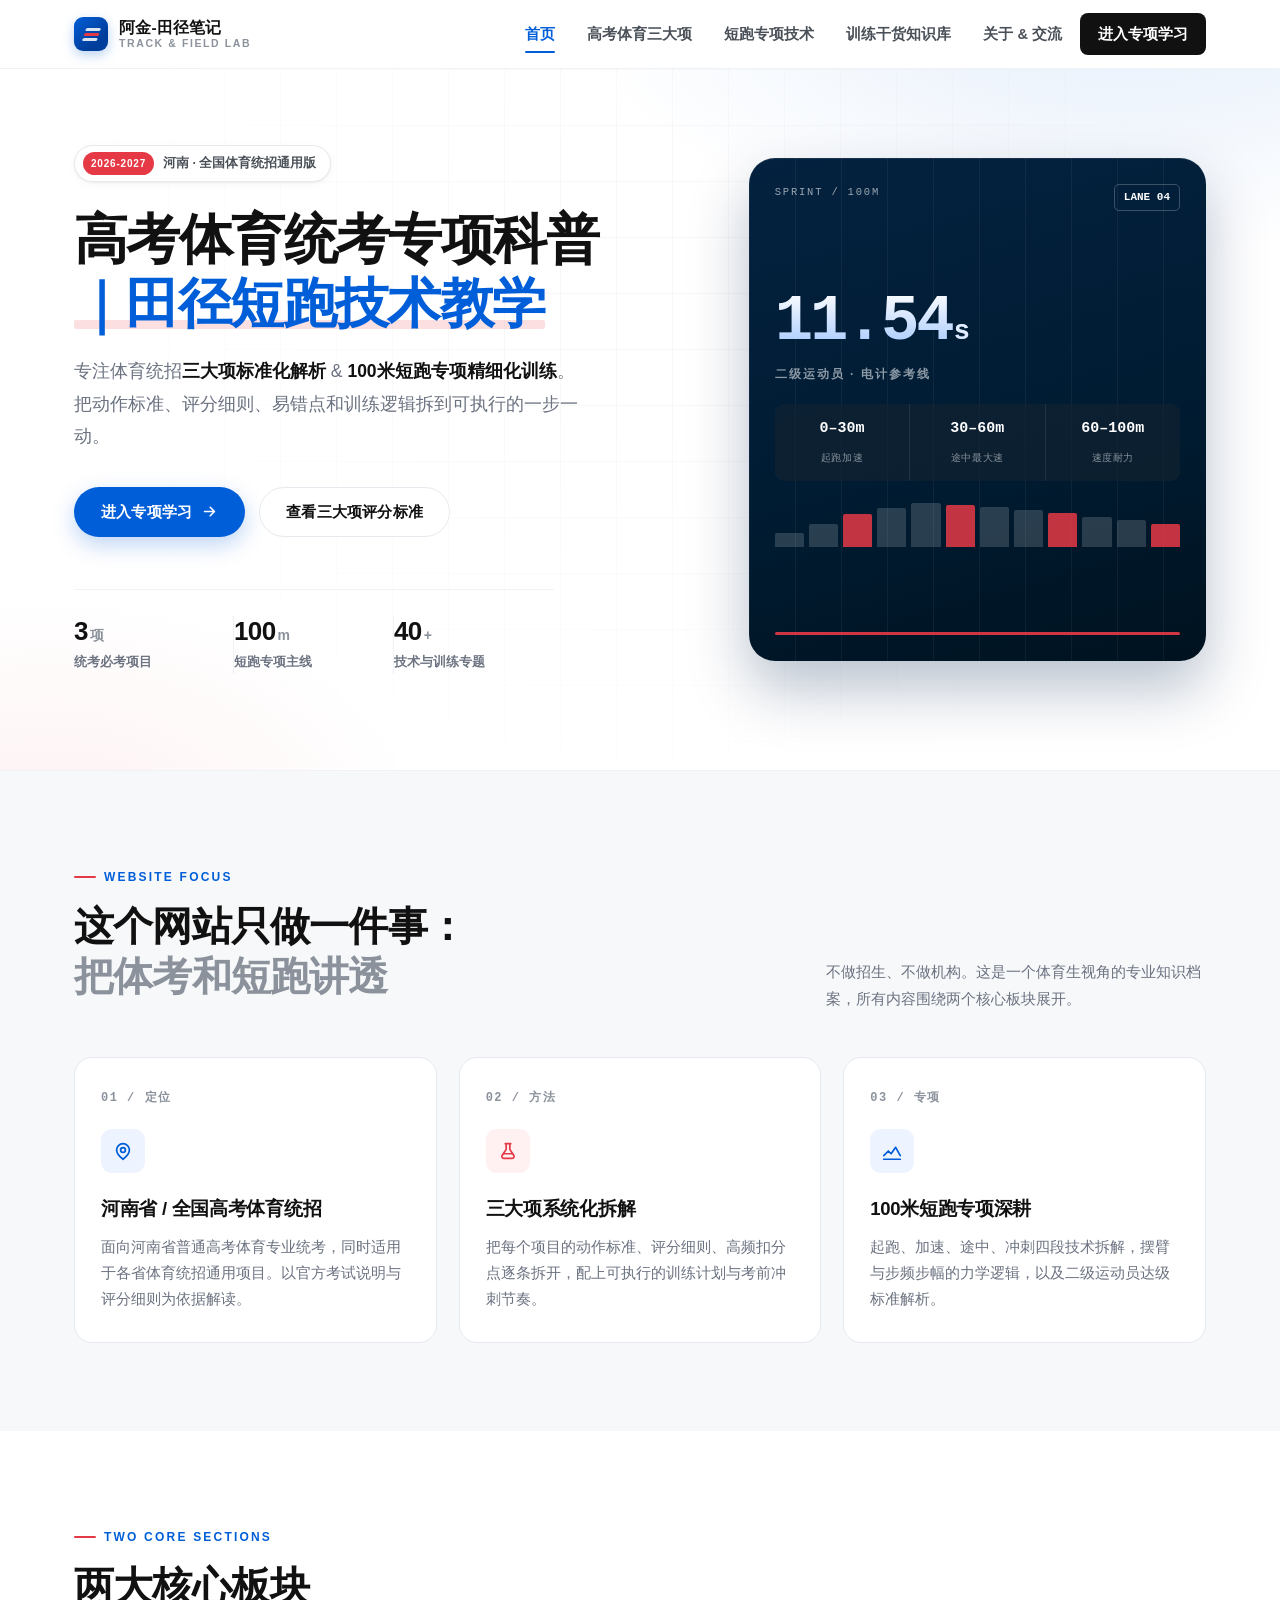
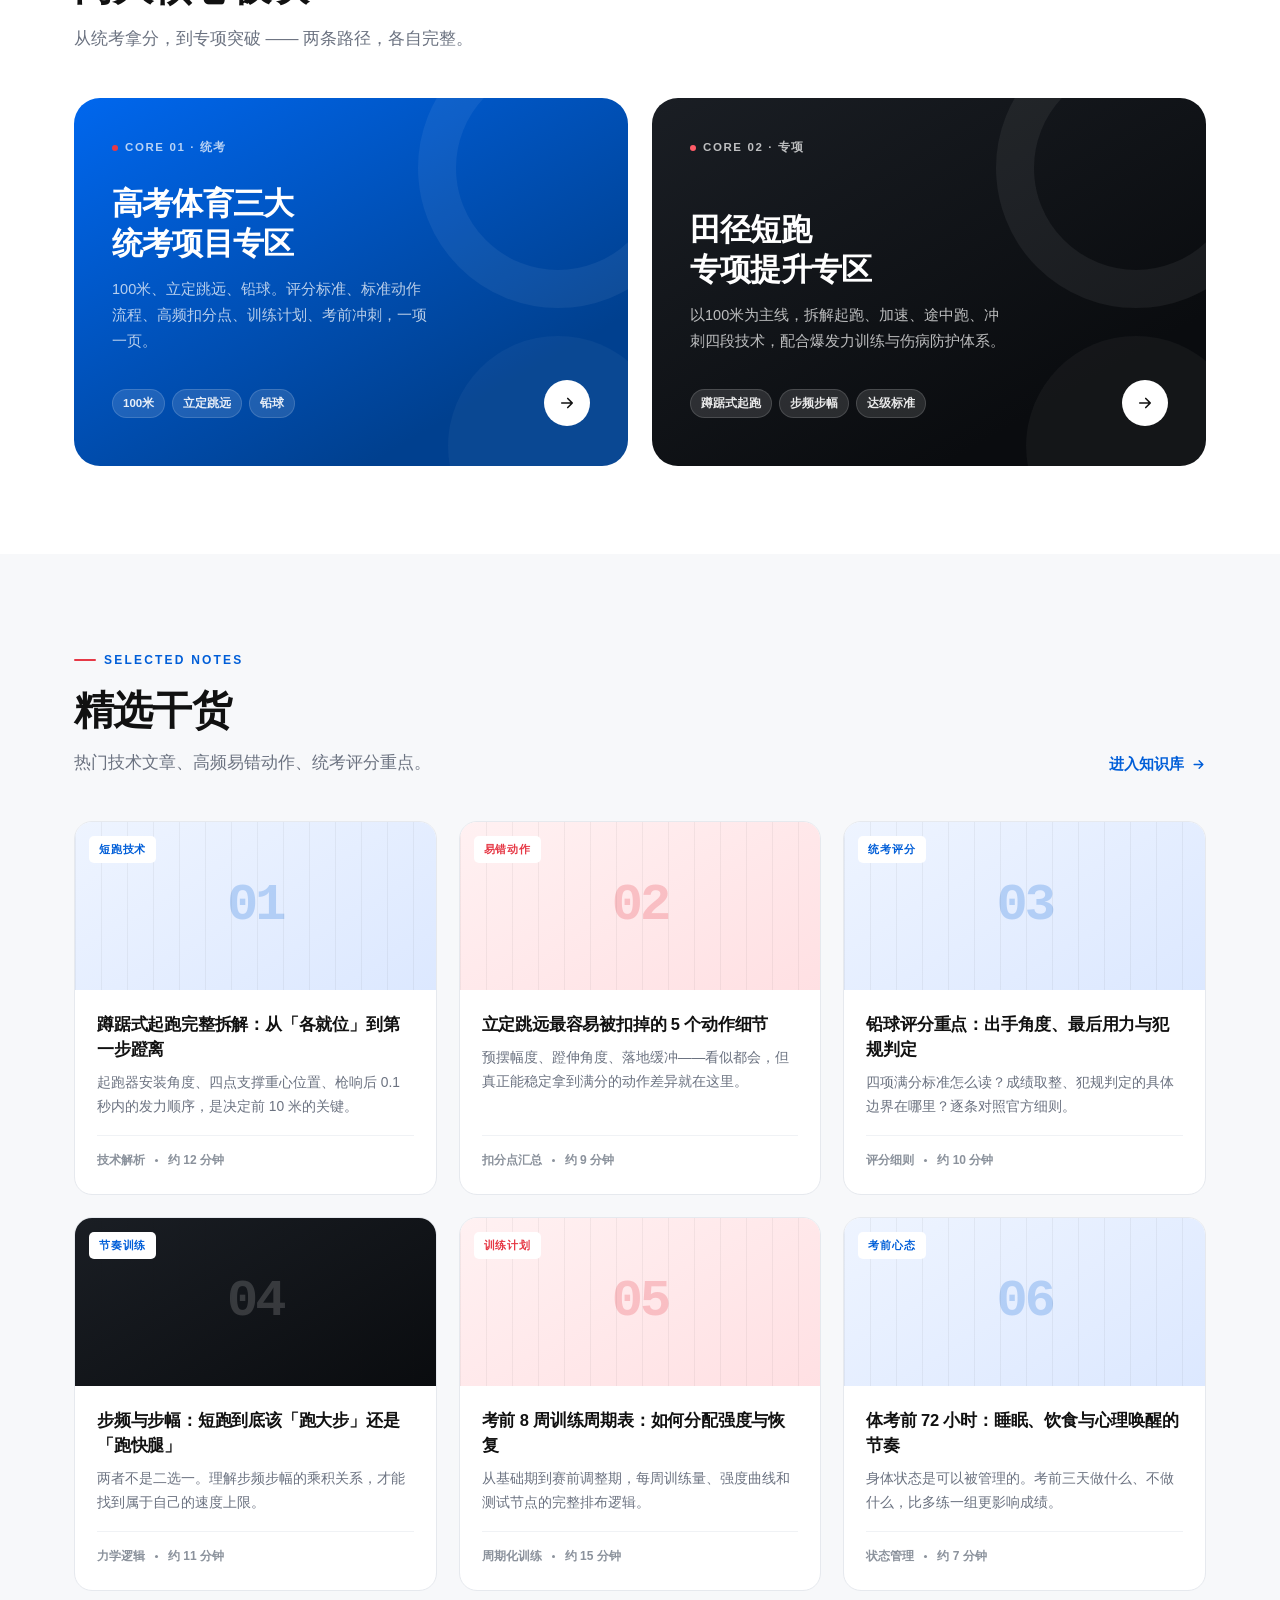
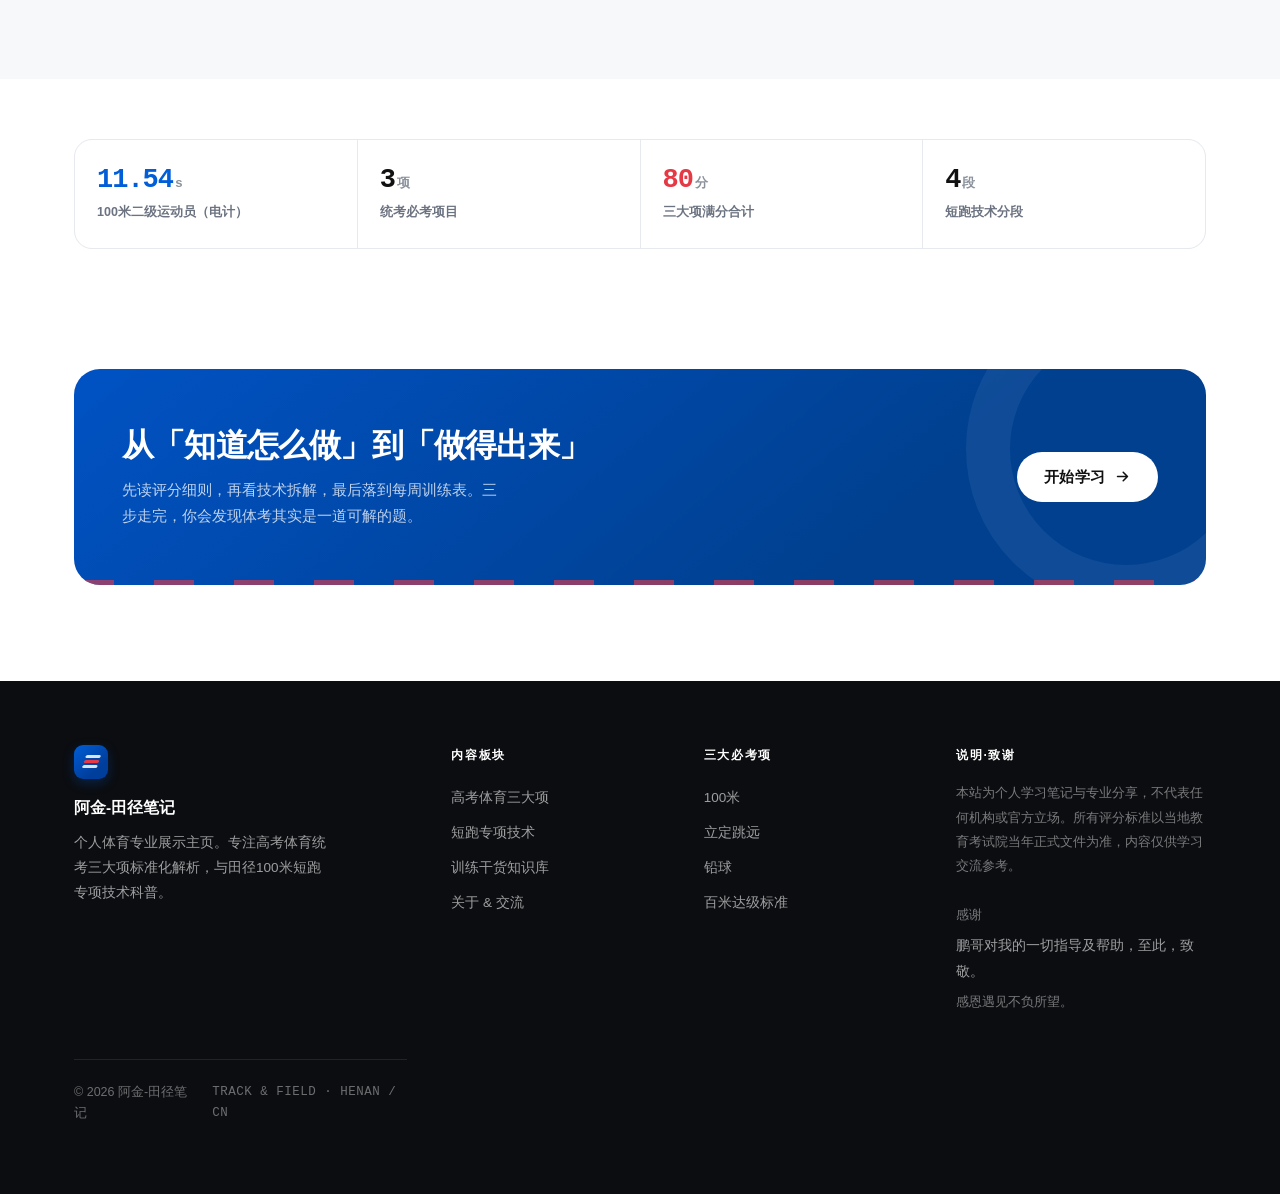
<file: sports/index.html>
<!DOCTYPE html>
<html lang="zh-CN">
<head>
<meta charset="UTF-8">
<meta name="viewport" content="width=device-width, initial-scale=1">
<title>高考体育统考专项科普 ｜ 田径短跑技术教学</title>
<meta name="description" content="专注普通高考体育统招三大必考项目标准化解析，以及100米短跑专项精细化训练。动作标准、评分细则、易错点、训练计划、达级标准，一页看懂。">
<link rel="stylesheet" href="css/style.css">
</head>
<body>

<!-- ================= 导航 ================= -->
<header class="nav">
  <div class="wrap nav-inner">
    <a href="index.html" class="brand">
      <span class="brand-mark"></span>
      <span class="brand-txt">
        <b>阿金-田径笔记</b>
        <span>Track &amp; Field Lab</span>
      </span>
    </a>
    <nav class="nav-links" id="navLinks">
      <a href="index.html" class="active">首页</a>
      <a href="exams.html">高考体育三大项</a>
      <a href="sprint.html">短跑专项技术</a>
      <a href="library.html">训练干货知识库</a>
      <a href="about.html">关于 &amp; 交流</a>
      <a href="sprint.html" class="nav-cta">进入专项学习</a>
    </nav>
    <button class="burger" aria-label="打开菜单" aria-expanded="false">
      <span></span><span></span><span></span>
    </button>
  </div>
</header>

<!-- ================= 首屏 ================= -->
<section class="hero">
  <div class="wrap hero-grid">
    <div class="hero-copy">
      <div class="hero-badge"><i>2026-2027</i> 河南 · 全国体育统招通用版</div>
      <h1>高考体育统考专项科普<br><span class="hl">｜田径短跑技术教学</span></h1>
      <p class="sub">
        专注体育统招<b>三大项标准化解析</b> &amp; <b>100米短跑专项精细化训练</b>。<br>
        把动作标准、评分细则、易错点和训练逻辑拆到可执行的一步一动。
      </p>
      <div class="hero-actions">
        <a href="sprint.html" class="btn btn-primary">
          进入专项学习
          <svg viewBox="0 0 24 24" fill="none" stroke="currentColor" stroke-width="2.2" stroke-linecap="round" stroke-linejoin="round"><path d="M5 12h14M13 6l6 6-6 6"/></svg>
        </a>
        <a href="exams.html" class="btn btn-ghost">查看三大项评分标准</a>
      </div>
      <div class="hero-stats">
        <div><b>3<em>项</em></b><span>统考必考项目</span></div>
        <div><b>100<em>m</em></b><span>短跑专项主线</span></div>
        <div><b>40<em>+</em></b><span>技术与训练专题</span></div>
      </div>
    </div>

    <div class="hero-visual">
      <div class="track-card">
        <div class="tc-top">
          <span class="tc-tag">Sprint / 100m</span>
          <span class="tc-no">LANE 04</span>
        </div>
        <div class="tc-mid">
          <div class="tc-time">11.54<small>s</small></div>
          <div class="tc-label">二级运动员 · 电计参考线</div>
          <div class="tc-split">
            <div><b>0–30m</b><span>起跑加速</span></div>
            <div><b>30–60m</b><span>途中最大速</span></div>
            <div><b>60–100m</b><span>速度耐力</span></div>
          </div>
          <div class="tc-bars">
            <i style="height:32%"></i><i style="height:52%"></i><i style="height:74%"></i>
            <i style="height:88%"></i><i style="height:100%"></i><i style="height:96%"></i>
            <i style="height:90%"></i><i style="height:84%"></i><i style="height:76%"></i>
            <i style="height:68%"></i><i style="height:60%"></i><i style="height:52%"></i>
          </div>
        </div>
        <div style="position:relative;z-index:2;height:3px;background:var(--red);border-radius:2px;margin-top:6px;opacity:.9"></div>
      </div>
    </div>
  </div>
</section>

<!-- ================= 核心介绍 ================= -->
<section class="section bg-soft">
  <div class="wrap">
    <div class="sec-head reveal">
      <div class="txt">
        <span class="eyebrow">Website Focus</span>
        <h2 class="h-sec">这个网站只做一件事：<br><span class="thin">把体考和短跑讲透</span></h2>
      </div>
      <p class="lede" style="max-width:380px;font-size:15px">
        不做招生、不做机构。这是一个体育生视角的专业知识档案，所有内容围绕两个核心板块展开。
      </p>
    </div>

    <div class="intro-grid">
      <article class="icard reveal">
        <span class="num">01 / 定位</span>
        <div class="ico">
          <svg viewBox="0 0 24 24" fill="none" stroke="currentColor" stroke-width="1.9" stroke-linecap="round" stroke-linejoin="round"><path d="M12 21s-7-5.2-7-10a7 7 0 1 1 14 0c0 4.8-7 10-7 10z"/><circle cx="12" cy="11" r="2.6"/></svg>
        </div>
        <h3>河南省 / 全国高考体育统招</h3>
        <p>面向河南省普通高考体育专业统考，同时适用于各省体育统招通用项目。以官方考试说明与评分细则为依据解读。</p>
      </article>
      <article class="icard reveal">
        <span class="num">02 / 方法</span>
        <div class="ico">
          <svg viewBox="0 0 24 24" fill="none" stroke="currentColor" stroke-width="1.9" stroke-linecap="round" stroke-linejoin="round"><path d="M9 4h6M10 4v6.2L5.6 17a2 2 0 0 0 1.7 3h9.4a2 2 0 0 0 1.7-3L14 10.2V4"/><path d="M7.2 15h9.6"/></svg>
        </div>
        <h3>三大项系统化拆解</h3>
        <p>把每个项目的动作标准、评分细则、高频扣分点逐条拆开，配上可执行的训练计划与考前冲刺节奏。</p>
      </article>
      <article class="icard reveal">
        <span class="num">03 / 专项</span>
        <div class="ico">
          <svg viewBox="0 0 24 24" fill="none" stroke="currentColor" stroke-width="1.9" stroke-linecap="round" stroke-linejoin="round"><path d="M3 17l5-5 3 3 5-7 5 9"/><path d="M3 21h18"/></svg>
        </div>
        <h3>100米短跑专项深耕</h3>
        <p>起跑、加速、途中、冲刺四段技术拆解，摆臂与步频步幅的力学逻辑，以及二级运动员达级标准解析。</p>
      </article>
    </div>
  </div>
</section>

<!-- ================= 两大板块入口 ================= -->
<section class="section">
  <div class="wrap">
    <div class="sec-head reveal">
      <div class="txt">
        <span class="eyebrow">Two Core Sections</span>
        <h2 class="h-sec">两大核心板块</h2>
        <p class="lede" style="margin-top:10px">从统考拿分，到专项突破 —— 两条路径，各自完整。</p>
      </div>
    </div>

    <div class="entry-grid">
      <a href="exams.html" class="entry entry-blue reveal">
        <span class="e-tag"><i></i> Core 01 · 统考</span>
        <div>
          <h3>高考体育三大<br>统考项目专区</h3>
          <p>100米、立定跳远、铅球。评分标准、标准动作流程、高频扣分点、训练计划、考前冲刺，一项一页。</p>
        </div>
        <div class="e-foot">
          <div class="e-pills">
            <span>100米</span><span>立定跳远</span><span>铅球</span>
          </div>
          <span class="e-go">
            <svg viewBox="0 0 24 24" fill="none" stroke="currentColor" stroke-width="2.2" stroke-linecap="round" stroke-linejoin="round"><path d="M5 12h14M13 6l6 6-6 6"/></svg>
          </span>
        </div>
      </a>

      <a href="sprint.html" class="entry entry-dark reveal">
        <span class="e-tag"><i></i> Core 02 · 专项</span>
        <div>
          <h3>田径短跑<br>专项提升专区</h3>
          <p>以100米为主线，拆解起跑、加速、途中跑、冲刺四段技术，配合爆发力训练与伤病防护体系。</p>
        </div>
        <div class="e-foot">
          <div class="e-pills">
            <span>蹲踞式起跑</span><span>步频步幅</span><span>达级标准</span>
          </div>
          <span class="e-go">
            <svg viewBox="0 0 24 24" fill="none" stroke="currentColor" stroke-width="2.2" stroke-linecap="round" stroke-linejoin="round"><path d="M5 12h14M13 6l6 6-6 6"/></svg>
          </span>
        </div>
      </a>
    </div>
  </div>
</section>

<!-- ================= 精选干货 ================= -->
<section class="section bg-soft">
  <div class="wrap">
    <div class="sec-head reveal">
      <div class="txt">
        <span class="eyebrow">Selected Notes</span>
        <h2 class="h-sec">精选干货</h2>
        <p class="lede" style="margin-top:10px">热门技术文章、高频易错动作、统考评分重点。</p>
      </div>
      <a href="library.html" class="arrow-link">
        进入知识库
        <svg viewBox="0 0 24 24" fill="none" stroke="currentColor" stroke-width="2.2" stroke-linecap="round" stroke-linejoin="round"><path d="M5 12h14M13 6l6 6-6 6"/></svg>
      </a>
    </div>

    <div class="feed">
      <a href="sprint.html#start" class="post reveal">
        <div class="post-thumb">
          <span class="post-cat">短跑技术</span>
          <span class="lines"></span>
          <span class="pt-num">01</span>
        </div>
        <div class="post-body">
          <h3>蹲踞式起跑完整拆解：从「各就位」到第一步蹬离</h3>
          <p>起跑器安装角度、四点支撑重心位置、枪响后 0.1 秒内的发力顺序，是决定前 10 米的关键。</p>
          <div class="post-meta"><span>技术解析</span><span class="dot"></span><span>约 12 分钟</span></div>
        </div>
      </a>

      <a href="exams.html#jump" class="post reveal">
        <div class="post-thumb red">
          <span class="post-cat red">易错动作</span>
          <span class="lines"></span>
          <span class="pt-num">02</span>
        </div>
        <div class="post-body">
          <h3>立定跳远最容易被扣掉的 5 个动作细节</h3>
          <p>预摆幅度、蹬伸角度、落地缓冲——看似都会，但真正能稳定拿到满分的动作差异就在这里。</p>
          <div class="post-meta"><span>扣分点汇总</span><span class="dot"></span><span>约 9 分钟</span></div>
        </div>
      </a>

      <a href="exams.html#shot" class="post reveal">
        <div class="post-thumb">
          <span class="post-cat">统考评分</span>
          <span class="lines"></span>
          <span class="pt-num">03</span>
        </div>
        <div class="post-body">
          <h3>铅球评分重点：出手角度、最后用力与犯规判定</h3>
          <p>四项满分标准怎么读？成绩取整、犯规判定的具体边界在哪里？逐条对照官方细则。</p>
          <div class="post-meta"><span>评分细则</span><span class="dot"></span><span>约 10 分钟</span></div>
        </div>
      </a>

      <a href="sprint.html#rhythm" class="post reveal">
        <div class="post-thumb dark">
          <span class="post-cat">节奏训练</span>
          <span class="lines"></span>
          <span class="pt-num">04</span>
        </div>
        <div class="post-body">
          <h3>步频与步幅：短跑到底该「跑大步」还是「跑快腿」</h3>
          <p>两者不是二选一。理解步频步幅的乘积关系，才能找到属于自己的速度上限。</p>
          <div class="post-meta"><span>力学逻辑</span><span class="dot"></span><span>约 11 分钟</span></div>
        </div>
      </a>

      <a href="library.html#plan" class="post reveal">
        <div class="post-thumb red">
          <span class="post-cat red">训练计划</span>
          <span class="lines"></span>
          <span class="pt-num">05</span>
        </div>
        <div class="post-body">
          <h3>考前 8 周训练周期表：如何分配强度与恢复</h3>
          <p>从基础期到赛前调整期，每周训练量、强度曲线和测试节点的完整排布逻辑。</p>
          <div class="post-meta"><span>周期化训练</span><span class="dot"></span><span>约 15 分钟</span></div>
        </div>
      </a>

      <a href="library.html#mind" class="post reveal">
        <div class="post-thumb">
          <span class="post-cat">考前心态</span>
          <span class="lines"></span>
          <span class="pt-num">06</span>
        </div>
        <div class="post-body">
          <h3>体考前 72 小时：睡眠、饮食与心理唤醒的节奏</h3>
          <p>身体状态是可以被管理的。考前三天做什么、不做什么，比多练一组更影响成绩。</p>
          <div class="post-meta"><span>状态管理</span><span class="dot"></span><span>约 7 分钟</span></div>
        </div>
      </a>
    </div>
  </div>
</section>

<!-- ================= 数据条 ================= -->
<section class="section-sm">
  <div class="wrap">
    <div class="metric-row reveal">
      <div class="metric accent"><b>11.54<span class="u">s</span></b><span>100米二级运动员（电计）</span></div>
      <div class="metric"><b>3<span class="u">项</span></b><span>统考必考项目</span></div>
      <div class="metric accent-red"><b>80<span class="u">分</span></b><span>三大项满分合计</span></div>
      <div class="metric"><b>4<span class="u">段</span></b><span>短跑技术分段</span></div>
    </div>
  </div>
</section>

<!-- ================= CTA ================= -->
<section class="section-sm" style="padding-bottom:96px">
  <div class="wrap">
    <div class="cta-band reveal">
      <div>
        <h2>从「知道怎么做」到「做得出来」</h2>
        <p>先读评分细则，再看技术拆解，最后落到每周训练表。三步走完，你会发现体考其实是一道可解的题。</p>
      </div>
      <a href="exams.html" class="btn btn-on-dark">
        开始学习
        <svg viewBox="0 0 24 24" fill="none" stroke="currentColor" stroke-width="2.2" stroke-linecap="round" stroke-linejoin="round"><path d="M5 12h14M13 6l6 6-6 6"/></svg>
      </a>
    </div>
  </div>
</section>

<!-- ================= 页脚 ================= -->
<footer class="footer">
  <div class="wrap">
    <div class="f-grid">
      <div class="f-brand">
        <span class="brand-mark"></span>
        <b>阿金-田径笔记</b>
        <p>个人体育专业展示主页。专注高考体育统考三大项标准化解析，与田径100米短跑专项技术科普。</p>
      </div>
      <div class="f-col">
        <h5>内容板块</h5>
        <a href="exams.html">高考体育三大项</a>
        <a href="sprint.html">短跑专项技术</a>
        <a href="library.html">训练干货知识库</a>
        <a href="about.html">关于 &amp; 交流</a>
      </div>
      <div class="f-col">
        <h5>三大必考项</h5>
        <a href="exams.html#run">100米</a>
        <a href="exams.html#jump">立定跳远</a>
        <a href="exams.html#shot">铅球</a>
        <a href="sprint.html#standard">百米达级标准</a>
      </div>
      <div class="f-col">
        <h5>说明·致谢</h5>
        <p class="f-note">
          本站为个人学习笔记与专业分享，不代表任何机构或官方立场。所有评分标准以当地教育考试院当年正式文件为准，内容仅供学习交流参考。
          <br><br>
          感谢 <a href="https://www.zhihu.com/people/zhang-ji-wei-90" target="_blank">鹏哥对我的一切指导及帮助，至此，致敬。</a>感恩遇见不负所望。</a>
    </div>
    <div class="f-bottom">
      <span>© <span data-year>2026</span> 阿金-田径笔记 </span>
      <span class="mono">TRACK &amp; FIELD · HENAN / CN</span>
    </div>
  </div>
</footer>

<script src="js/main.js"></script>
</body>
</html>
</file>
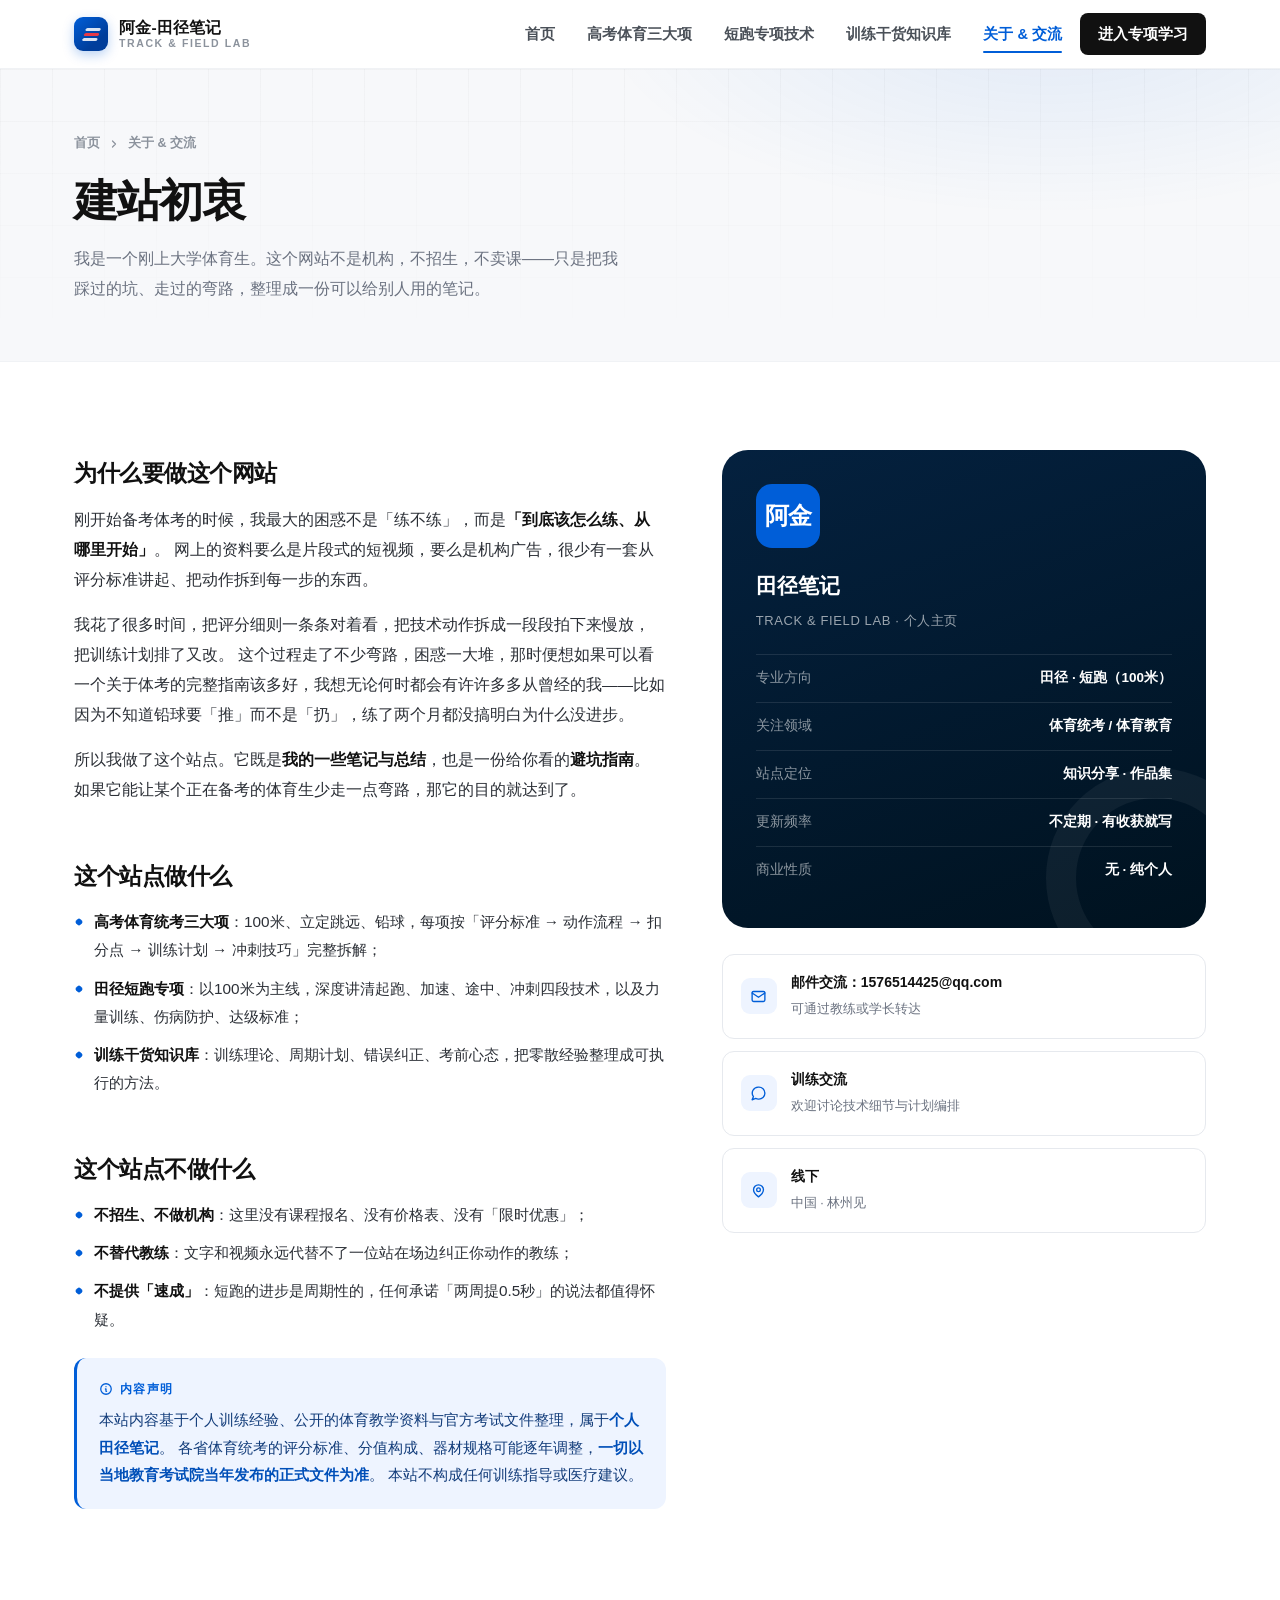
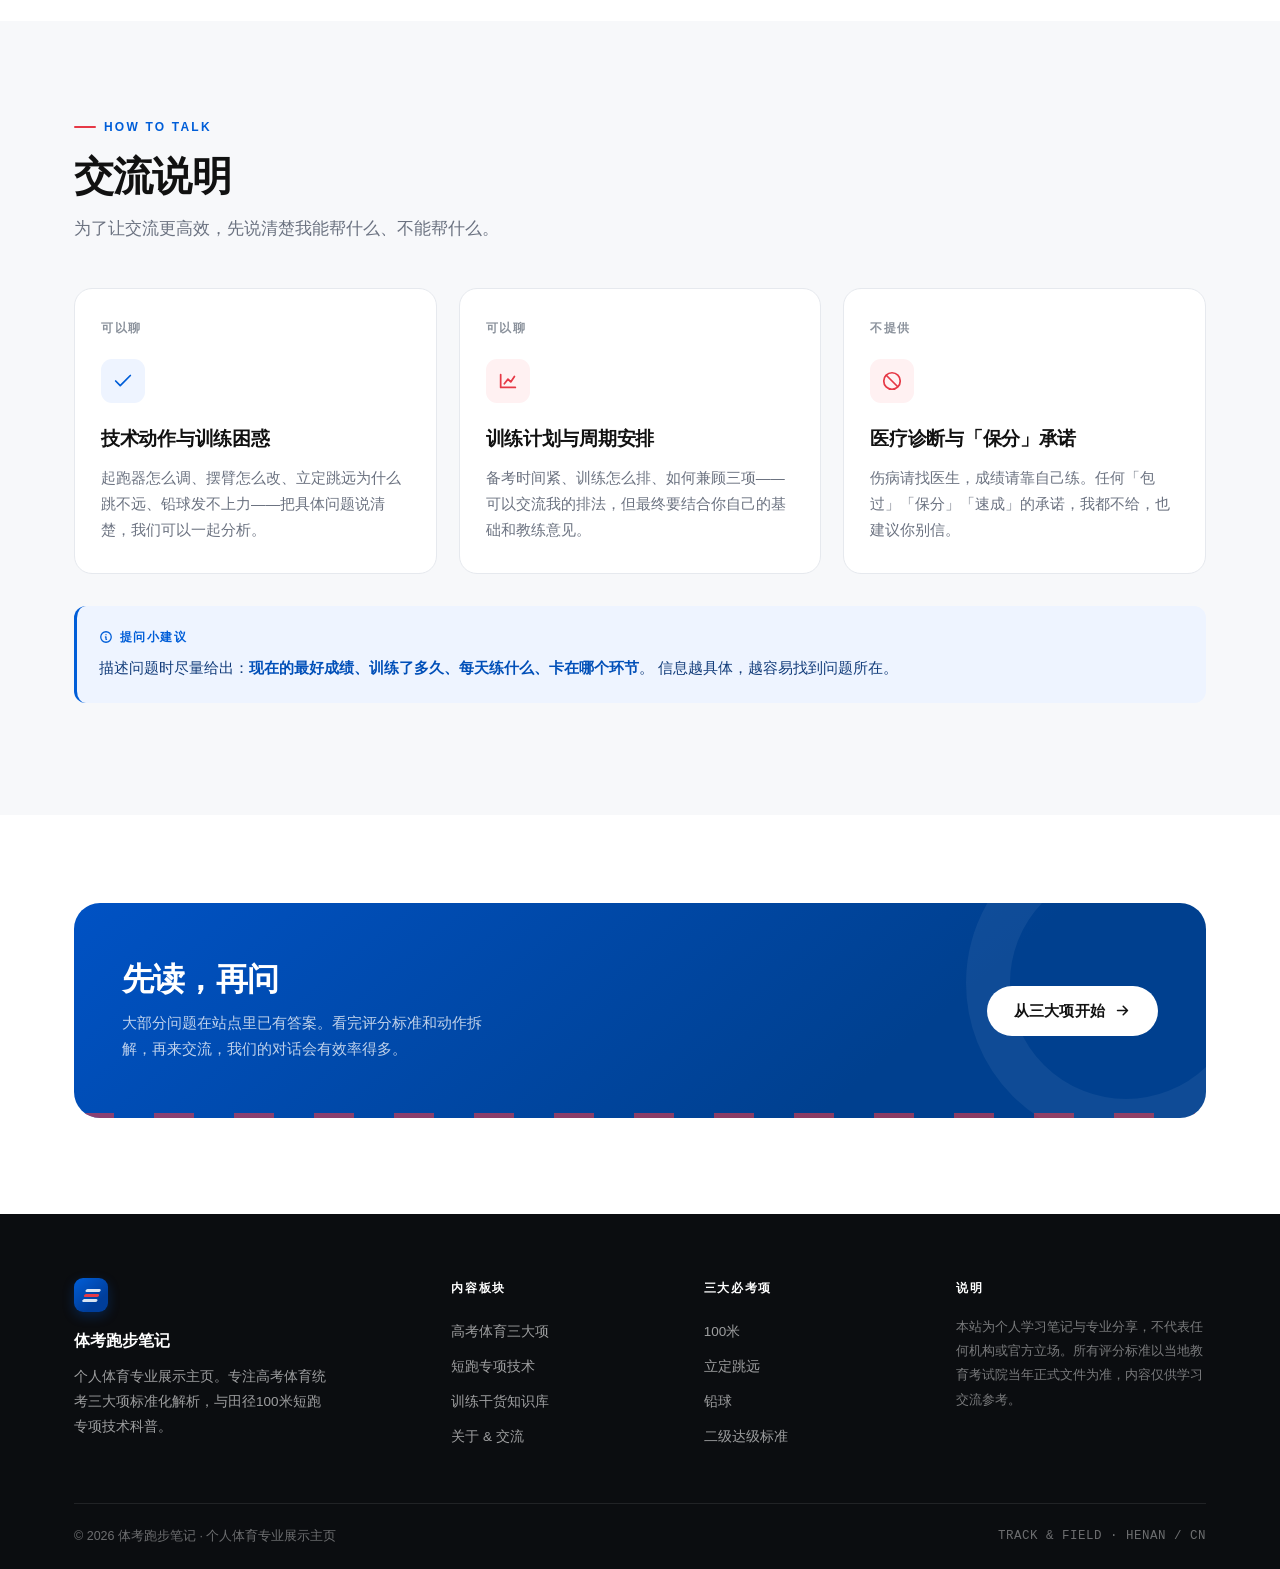
<file: sports/about.html>
<!DOCTYPE html>
<html lang="zh-CN">
<head>
<meta charset="UTF-8">
<meta name="viewport" content="width=device-width, initial-scale=1">
<title>关于 &amp; 交流 | 阿金-田径笔记</title>
<meta name="description" content="建站初衷、专业交流说明与学习咨询渠道。一个体育生视角的体考知识分享站点。">
<link rel="stylesheet" href="css/style.css">
</head>
<body>

<header class="nav">
  <div class="wrap nav-inner">
    <a href="index.html" class="brand">
      <span class="brand-mark"></span>
      <span class="brand-txt"><b>阿金-田径笔记</b><span>Track &amp; Field Lab</span></span>
    </a>
    <nav class="nav-links" id="navLinks">
      <a href="index.html">首页</a>
      <a href="exams.html">高考体育三大项</a>
      <a href="sprint.html">短跑专项技术</a>
      <a href="library.html">训练干货知识库</a>
      <a href="about.html" class="active">关于 &amp; 交流</a>
      <a href="sprint.html" class="nav-cta">进入专项学习</a>
    </nav>
    <button class="burger" aria-label="打开菜单" aria-expanded="false"><span></span><span></span><span></span></button>
  </div>
</header>

<section class="page-head">
  <div class="wrap">
    <div class="crumb">
      <a href="index.html">首页</a>
      <svg viewBox="0 0 24 24" fill="none" stroke="currentColor" stroke-width="2.4" stroke-linecap="round" stroke-linejoin="round"><path d="M9 6l6 6-6 6"/></svg>
      <span>关于 &amp; 交流</span>
    </div>
    <h1>建站初衷</h1>
    <p class="lede">
      我是一个刚上大学体育生。这个网站不是机构，不招生，不卖课——只是把我踩过的坑、走过的弯路，整理成一份可以给别人用的笔记。
    </p>
  </div>
</section>

<!-- ================= 关于 ================= -->
<section class="section">
  <div class="wrap">
    <div class="about-grid">
      <div class="prose">
        <h2>为什么要做这个网站</h2>
        <p>
          刚开始备考体考的时候，我最大的困惑不是「练不练」，而是<b>「到底该怎么练、从哪里开始」</b>。
          网上的资料要么是片段式的短视频，要么是机构广告，很少有一套从评分标准讲起、把动作拆到每一步的东西。
        </p>
        <p>
          我花了很多时间，把评分细则一条条对着看，把技术动作拆成一段段拍下来慢放，把训练计划排了又改。
          这个过程走了不少弯路，困惑一大堆，那时便想如果可以看一个关于体考的完整指南该多好，我想无论何时都会有许许多多从曾经的我——比如因为不知道铅球要「推」而不是「扔」，练了两个月都没搞明白为什么没进步。
        </p>
        <p>
          所以我做了这个站点。它既是<b>我的一些笔记与总结</b>，也是一份给你看的<b>避坑指南</b>。
          如果它能让某个正在备考的体育生少走一点弯路，那它的目的就达到了。
        </p>

        <h2>这个站点做什么</h2>
        <ul>
          <li><b>高考体育统考三大项</b>：100米、立定跳远、铅球，每项按「评分标准 → 动作流程 → 扣分点 → 训练计划 → 冲刺技巧」完整拆解；</li>
          <li><b>田径短跑专项</b>：以100米为主线，深度讲清起跑、加速、途中、冲刺四段技术，以及力量训练、伤病防护、达级标准；</li>
          <li><b>训练干货知识库</b>：训练理论、周期计划、错误纠正、考前心态，把零散经验整理成可执行的方法。</li>
        </ul>

        <h2>这个站点不做什么</h2>
        <ul>
          <li><b>不招生、不做机构</b>：这里没有课程报名、没有价格表、没有「限时优惠」；</li>
          <li><b>不替代教练</b>：文字和视频永远代替不了一位站在场边纠正你动作的教练；</li>
          <li><b>不提供「速成」</b>：短跑的进步是周期性的，任何承诺「两周提0.5秒」的说法都值得怀疑。</li>
        </ul>

        <div class="callout">
          <div class="ct">
            <svg viewBox="0 0 24 24" fill="none" stroke="currentColor" stroke-width="2.2" stroke-linecap="round" stroke-linejoin="round"><circle cx="12" cy="12" r="9"/><path d="M12 8h.01M11 12h1v4h1"/></svg>
            内容声明
          </div>
          本站内容基于个人训练经验、公开的体育教学资料与官方考试文件整理，属于<b>个人田径笔记</b>。
          各省体育统考的评分标准、分值构成、器材规格可能逐年调整，<b>一切以当地教育考试院当年发布的正式文件为准</b>。
          本站不构成任何训练指导或医疗建议。
        </div>
      </div>

      <div>
        <div class="profile">
          <div class="p-av">阿金</div>
          <h3>田径笔记</h3>
          <div class="p-sub">TRACK &amp; FIELD LAB · 个人主页</div>
          <div class="p-rows">
            <div class="p-row"><span>专业方向</span><b>田径 · 短跑（100米）</b></div>
            <div class="p-row"><span>关注领域</span><b>体育统考 / 体育教育</b></div>
            <div class="p-row"><span>站点定位</span><b>知识分享 · 作品集</b></div>
            <div class="p-row"><span>更新频率</span><b>不定期 · 有收获就写</b></div>
            <div class="p-row"><span>商业性质</span><b>无 · 纯个人</b></div>
          </div>
        </div>

        <div class="contact-list">
          <div class="contact-item">
            <span class="ci">
              <svg viewBox="0 0 24 24" fill="none" stroke="currentColor" stroke-width="1.9" stroke-linecap="round" stroke-linejoin="round"><rect x="3" y="5" width="18" height="14" rx="2"/><path d="m3 7 9 6 9-6"/></svg>
            </span>
            <div><b>邮件交流：1576514425@qq.com</b><span>可通过教练或学长转达</span></div>
          </div>
          <div class="contact-item">
            <span class="ci">
              <svg viewBox="0 0 24 24" fill="none" stroke="currentColor" stroke-width="1.9" stroke-linecap="round" stroke-linejoin="round"><path d="M21 11.5a8.4 8.4 0 0 1-9 8.4 9 9 0 0 1-4-.9L3 21l1.9-4.6A8.4 8.4 0 0 1 12 3a8.4 8.4 0 0 1 9 8.5z"/></svg>
            </span>
            <div><b>训练交流</b><span>欢迎讨论技术细节与计划编排</span></div>
          </div>
          <div class="contact-item">
            <span class="ci">
              <svg viewBox="0 0 24 24" fill="none" stroke="currentColor" stroke-width="1.9" stroke-linecap="round" stroke-linejoin="round"><path d="M12 21s-7-5.2-7-10a7 7 0 1 1 14 0c0 4.8-7 10-7 10z"/><circle cx="12" cy="11" r="2.6"/></svg>
            </span>
            <div><b>线下</b><span>中国 · 林州见</span></div>
          </div>
        </div>
      </div>
    </div>
  </div>
</section>

<!-- ================= 交流说明 ================= -->
<section class="section bg-soft">
  <div class="wrap">
    <div class="sec-head reveal">
      <div class="txt">
        <span class="eyebrow">How to Talk</span>
        <h2 class="h-sec">交流说明</h2>
        <p class="lede" style="margin-top:10px">为了让交流更高效，先说清楚我能帮什么、不能帮什么。</p>
      </div>
    </div>

    <div class="intro-grid">
      <article class="icard reveal">
        <span class="num">可以聊</span>
        <div class="ico">
          <svg viewBox="0 0 24 24" fill="none" stroke="currentColor" stroke-width="1.9" stroke-linecap="round" stroke-linejoin="round"><path d="M20 6 9 17l-5-5"/></svg>
        </div>
        <h3>技术动作与训练困惑</h3>
        <p>起跑器怎么调、摆臂怎么改、立定跳远为什么跳不远、铅球发不上力——把具体问题说清楚，我们可以一起分析。</p>
      </article>
      <article class="icard reveal">
        <span class="num">可以聊</span>
        <div class="ico">
          <svg viewBox="0 0 24 24" fill="none" stroke="currentColor" stroke-width="1.9" stroke-linecap="round" stroke-linejoin="round"><path d="M4 19V5M4 19h16"/><path d="M8 15l4-5 3 3 4-6"/></svg>
        </div>
        <h3>训练计划与周期安排</h3>
        <p>备考时间紧、训练怎么排、如何兼顾三项——可以交流我的排法，但最终要结合你自己的基础和教练意见。</p>
      </article>
      <article class="icard reveal">
        <span class="num">不提供</span>
        <div class="ico" style="background:#FFF1F2;color:#E63946">
          <svg viewBox="0 0 24 24" fill="none" stroke="currentColor" stroke-width="1.9" stroke-linecap="round" stroke-linejoin="round"><circle cx="12" cy="12" r="9"/><path d="m6 6 12 12"/></svg>
        </div>
        <h3>医疗诊断与「保分」承诺</h3>
        <p>伤病请找医生，成绩请靠自己练。任何「包过」「保分」「速成」的承诺，我都不给，也建议你别信。</p>
      </article>
    </div>

    <div class="callout" style="margin-top:32px">
      <div class="ct">
        <svg viewBox="0 0 24 24" fill="none" stroke="currentColor" stroke-width="2.2" stroke-linecap="round" stroke-linejoin="round"><circle cx="12" cy="12" r="9"/><path d="M12 8h.01M11 12h1v4h1"/></svg>
        提问小建议
      </div>
      描述问题时尽量给出：<b>现在的最好成绩、训练了多久、每天练什么、卡在哪个环节</b>。
      信息越具体，越容易找到问题所在。
    </div>
  </div>
</section>

<!-- ================= CTA ================= -->
<section class="section" style="padding-bottom:96px">
  <div class="wrap">
    <div class="cta-band reveal">
      <div>
        <h2>先读，再问</h2>
        <p>大部分问题在站点里已有答案。看完评分标准和动作拆解，再来交流，我们的对话会有效率得多。</p>
      </div>
      <a href="exams.html" class="btn btn-on-dark">
        从三大项开始
        <svg viewBox="0 0 24 24" fill="none" stroke="currentColor" stroke-width="2.2" stroke-linecap="round" stroke-linejoin="round"><path d="M5 12h14M13 6l6 6-6 6"/></svg>
      </a>
    </div>
  </div>
</section>

<footer class="footer">
  <div class="wrap">
    <div class="f-grid">
      <div class="f-brand">
        <span class="brand-mark"></span>
        <b>体考跑步笔记</b>
        <p>个人体育专业展示主页。专注高考体育统考三大项标准化解析，与田径100米短跑专项技术科普。</p>
      </div>
      <div class="f-col">
        <h5>内容板块</h5>
        <a href="exams.html">高考体育三大项</a>
        <a href="sprint.html">短跑专项技术</a>
        <a href="library.html">训练干货知识库</a>
        <a href="about.html">关于 &amp; 交流</a>
      </div>
      <div class="f-col">
        <h5>三大必考项</h5>
        <a href="exams.html#run">100米</a>
        <a href="exams.html#jump">立定跳远</a>
        <a href="exams.html#shot">铅球</a>
        <a href="sprint.html#standard">二级达级标准</a>
      </div>
      <div class="f-col">
        <h5>说明</h5>
        <p class="f-note">本站为个人学习笔记与专业分享，不代表任何机构或官方立场。所有评分标准以当地教育考试院当年正式文件为准，内容仅供学习交流参考。</p>
      </div>
    </div>
    <div class="f-bottom">
      <span>© <span data-year>2026</span> 体考跑步笔记 · 个人体育专业展示主页</span>
      <span class="mono">TRACK &amp; FIELD · HENAN / CN</span>
    </div>
  </div>
</footer>

<script src="js/main.js"></script>
</body>
</html>
</file>
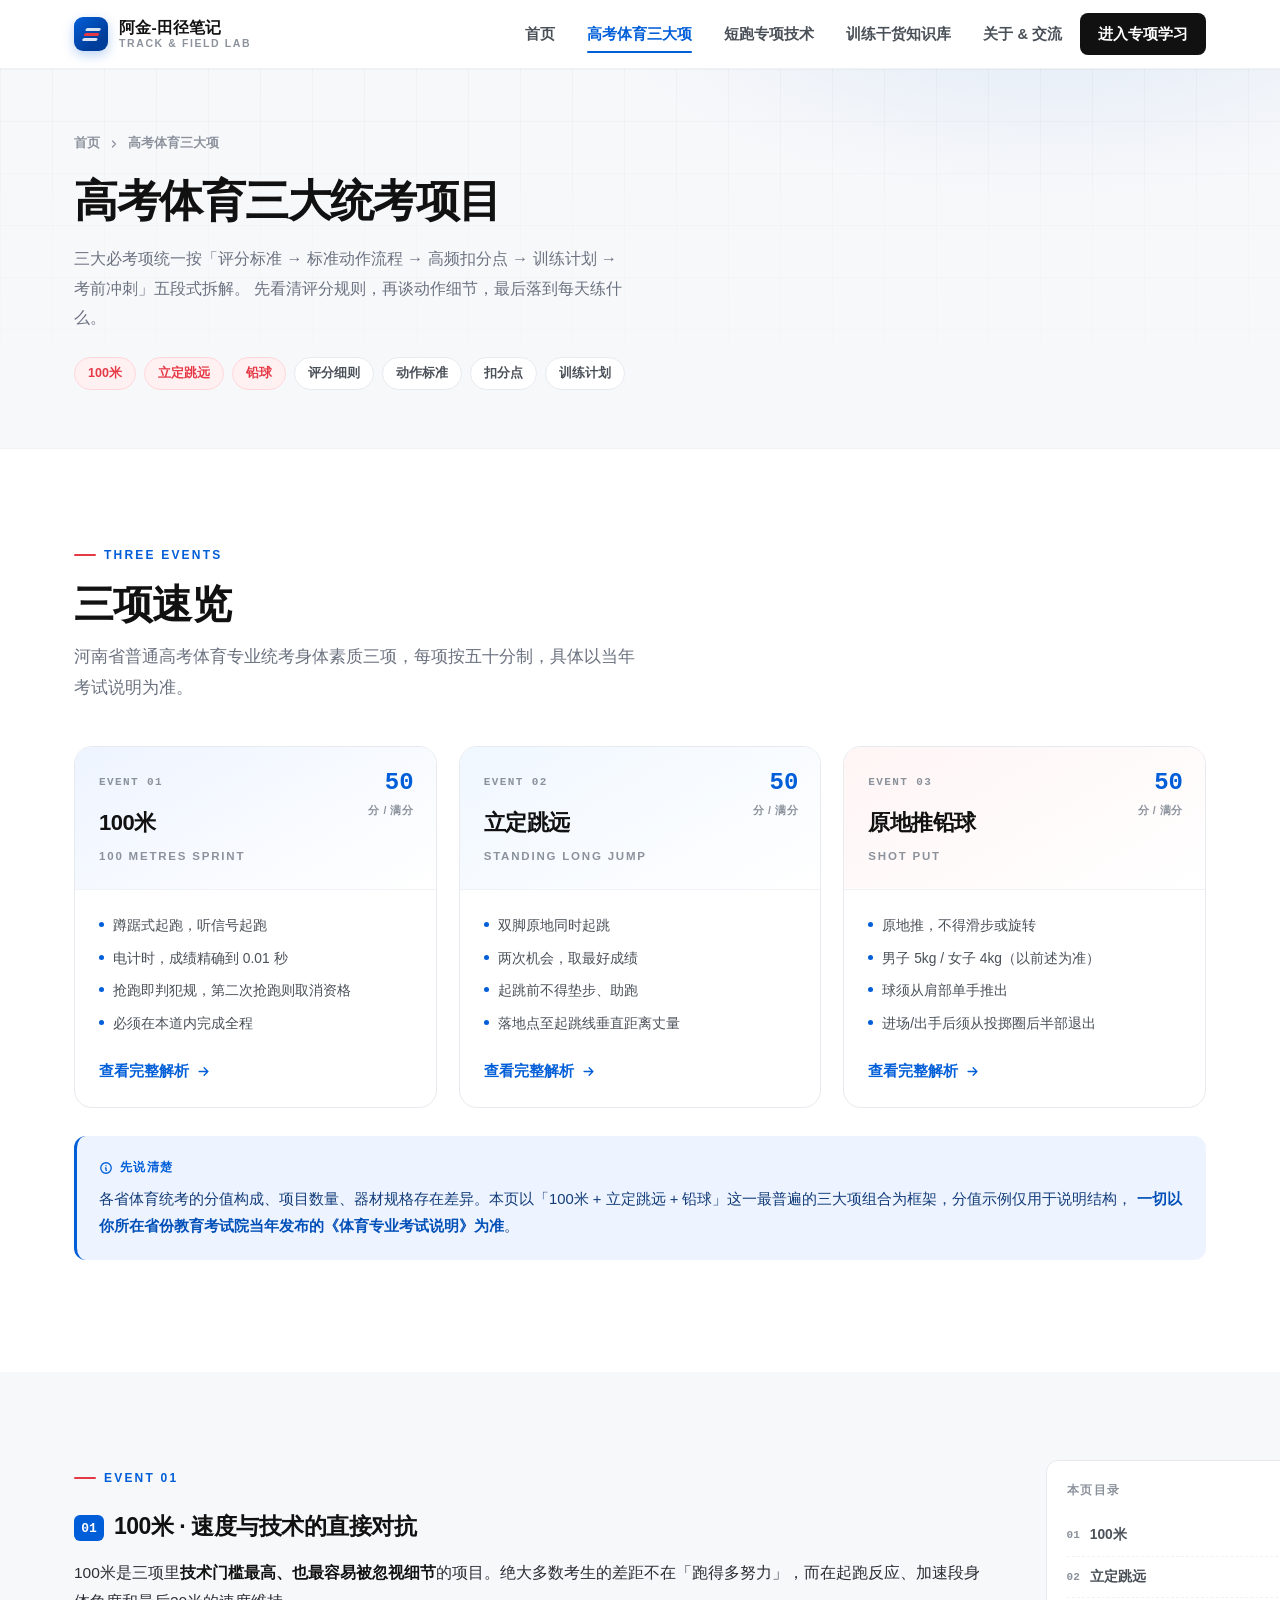
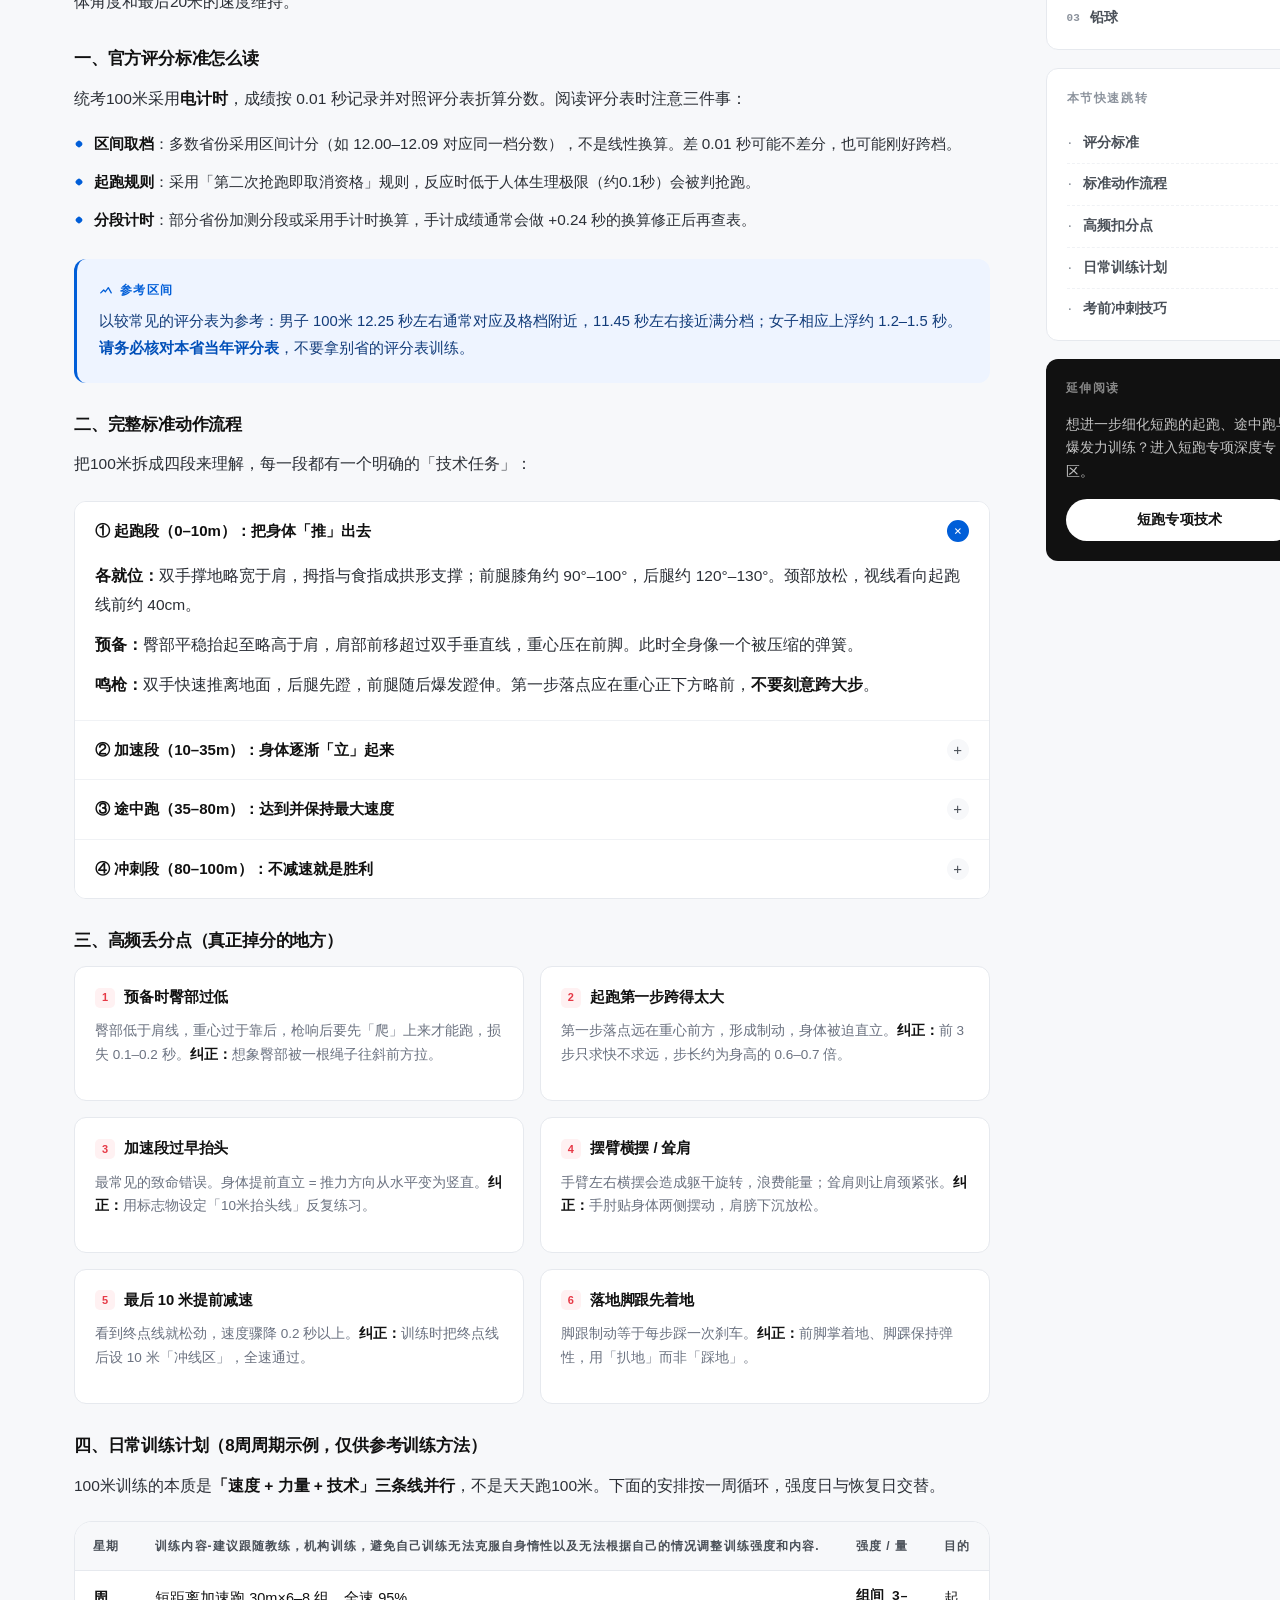
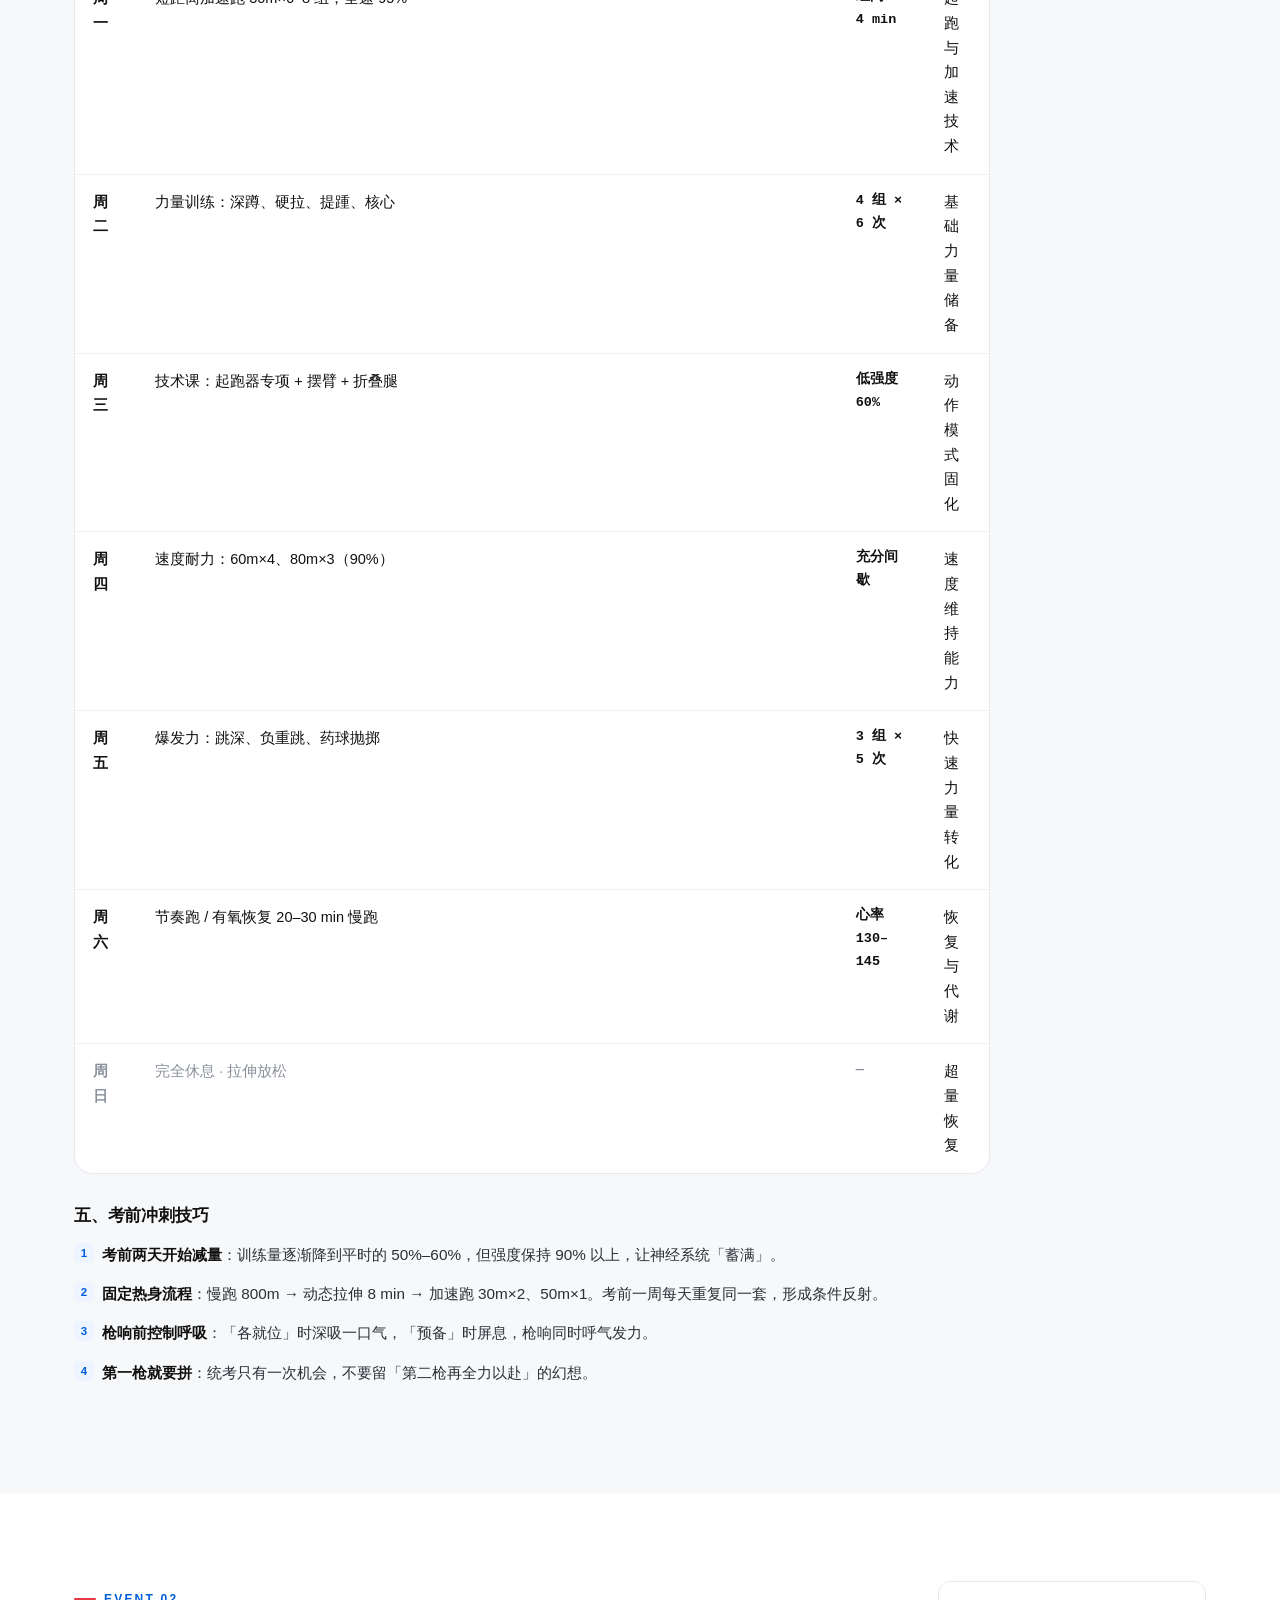
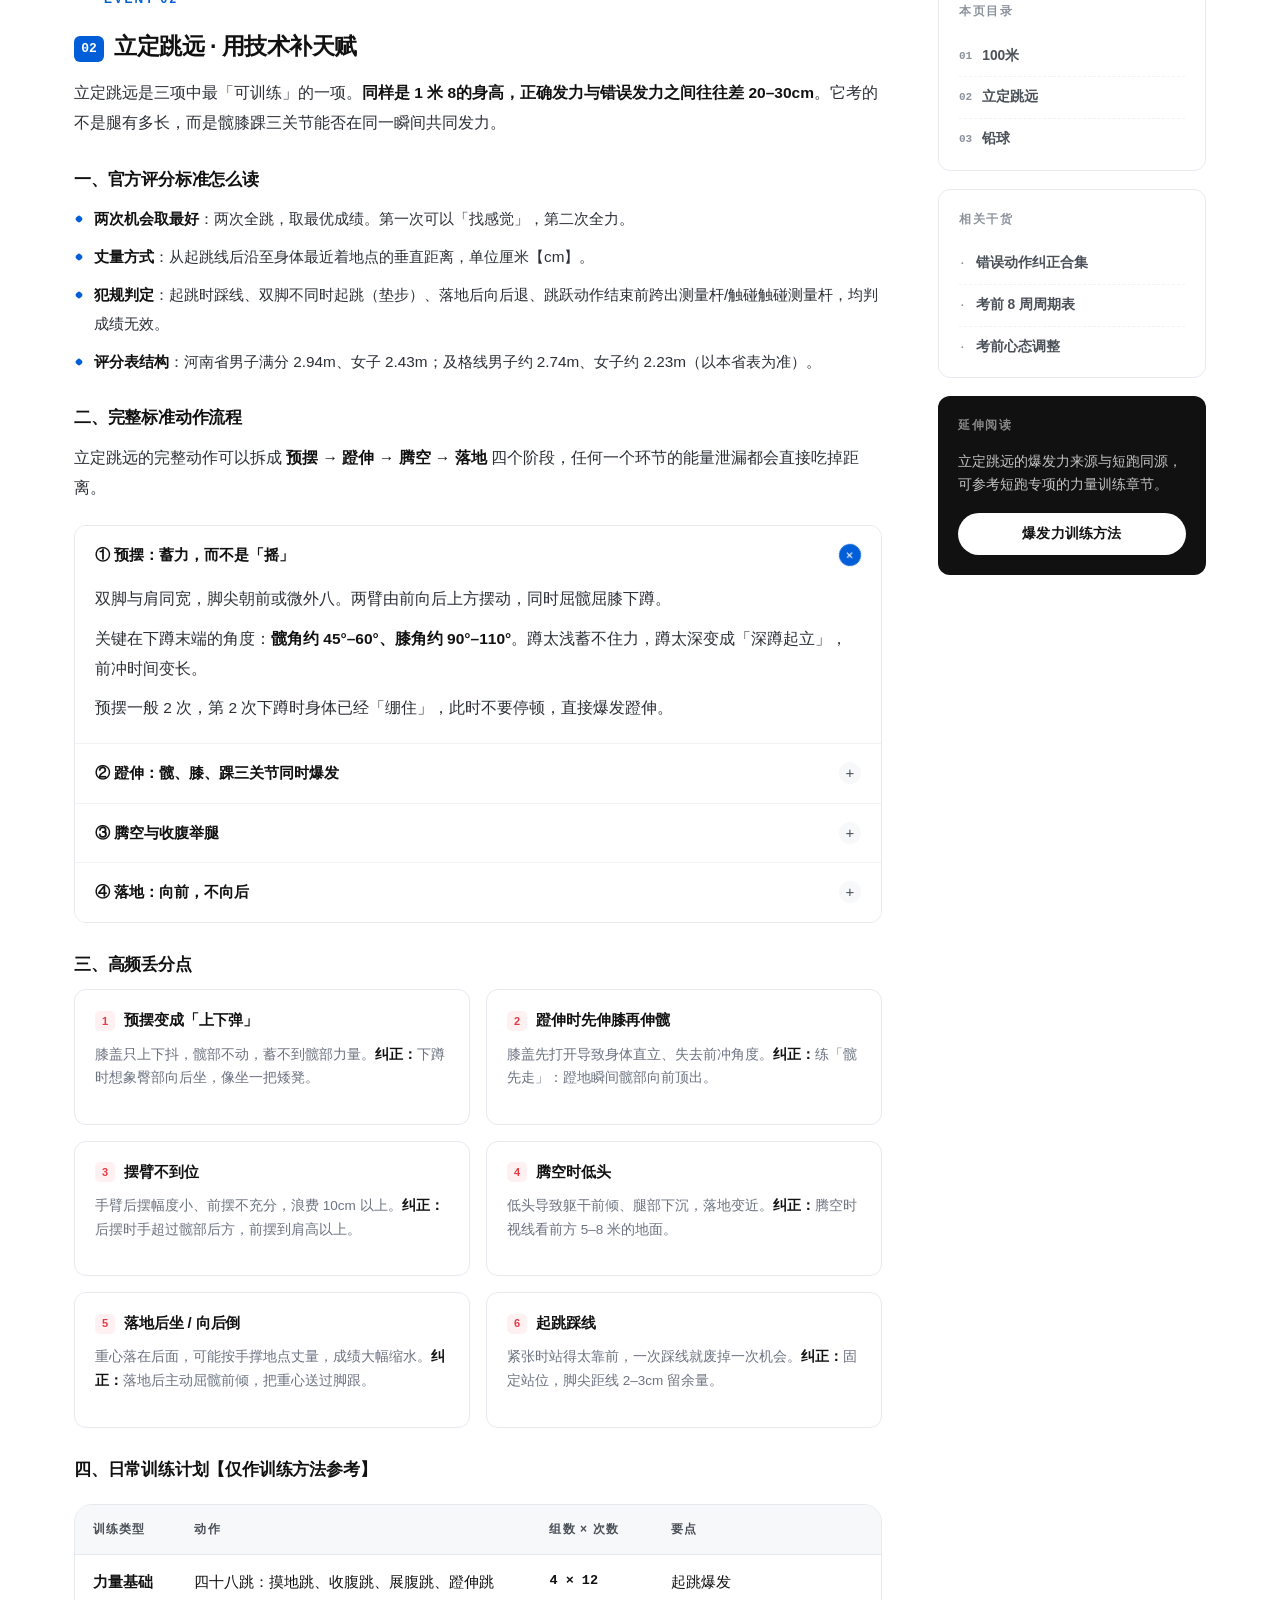
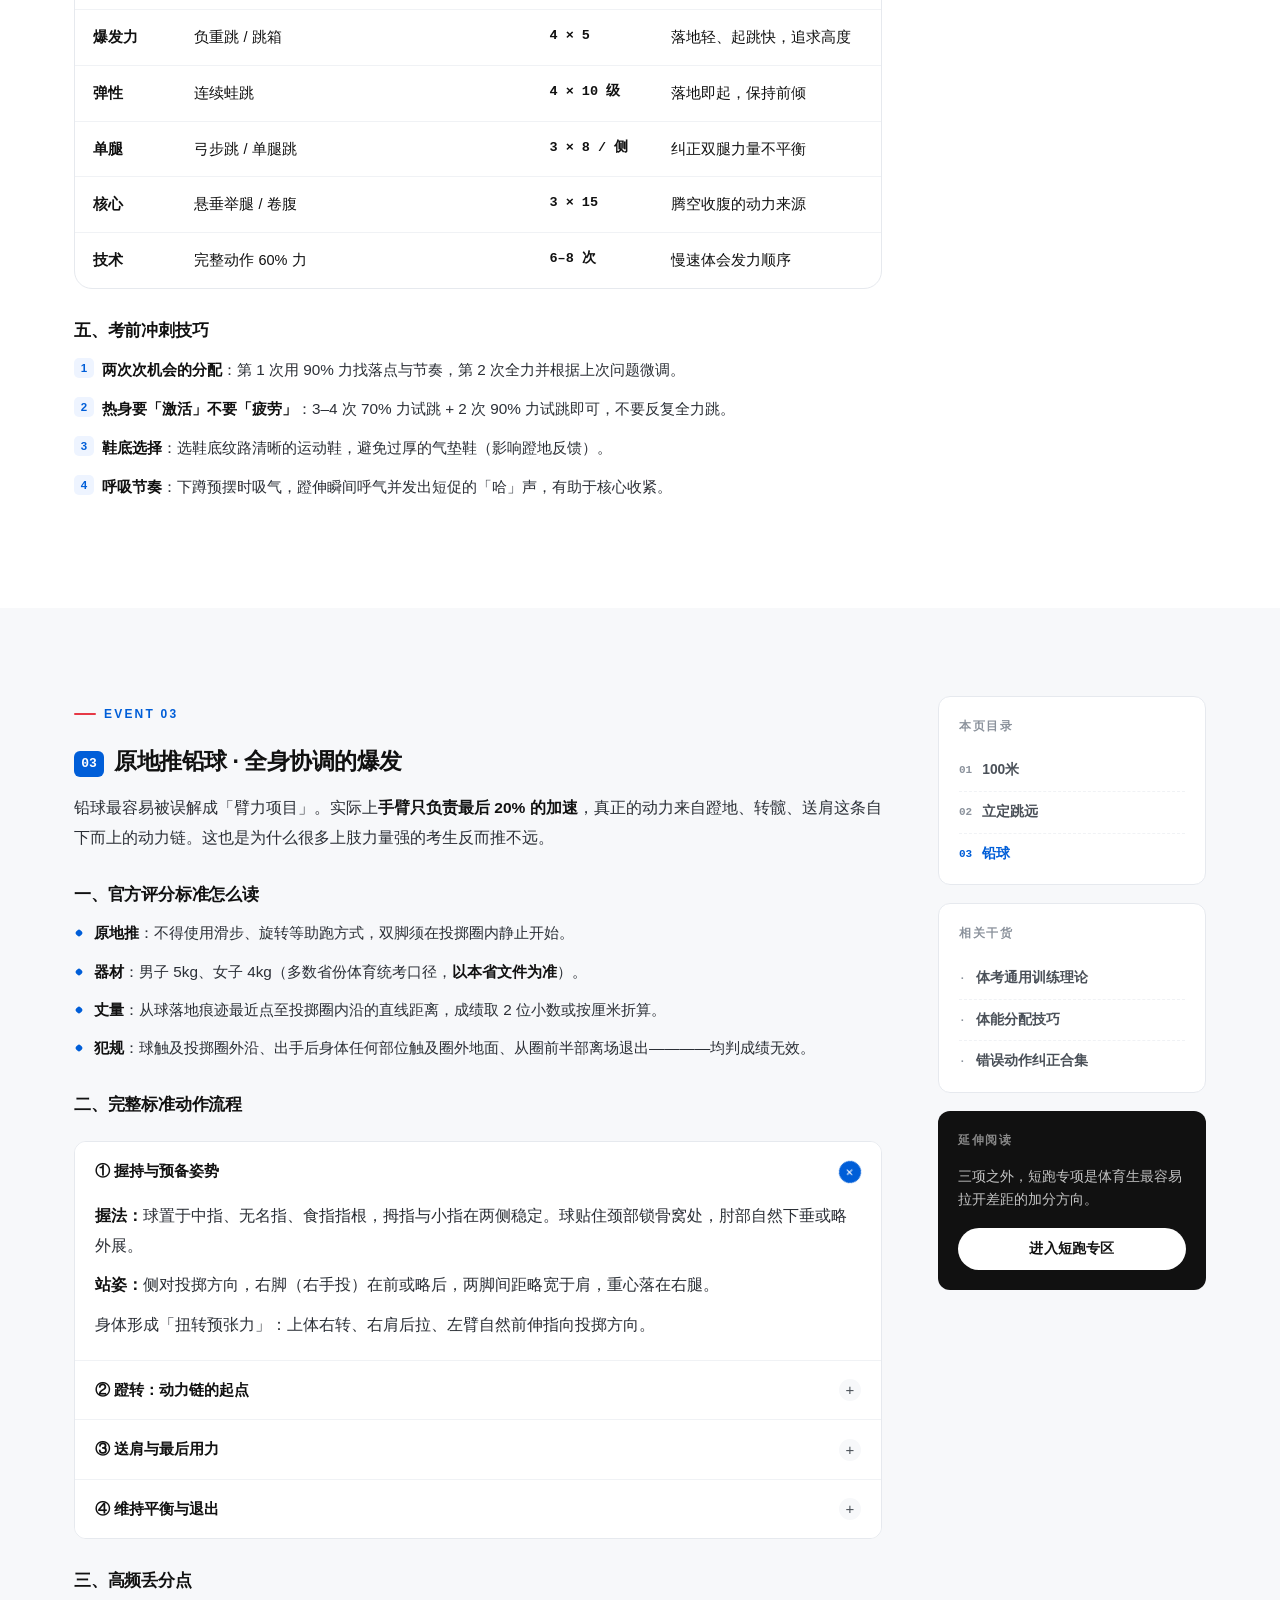
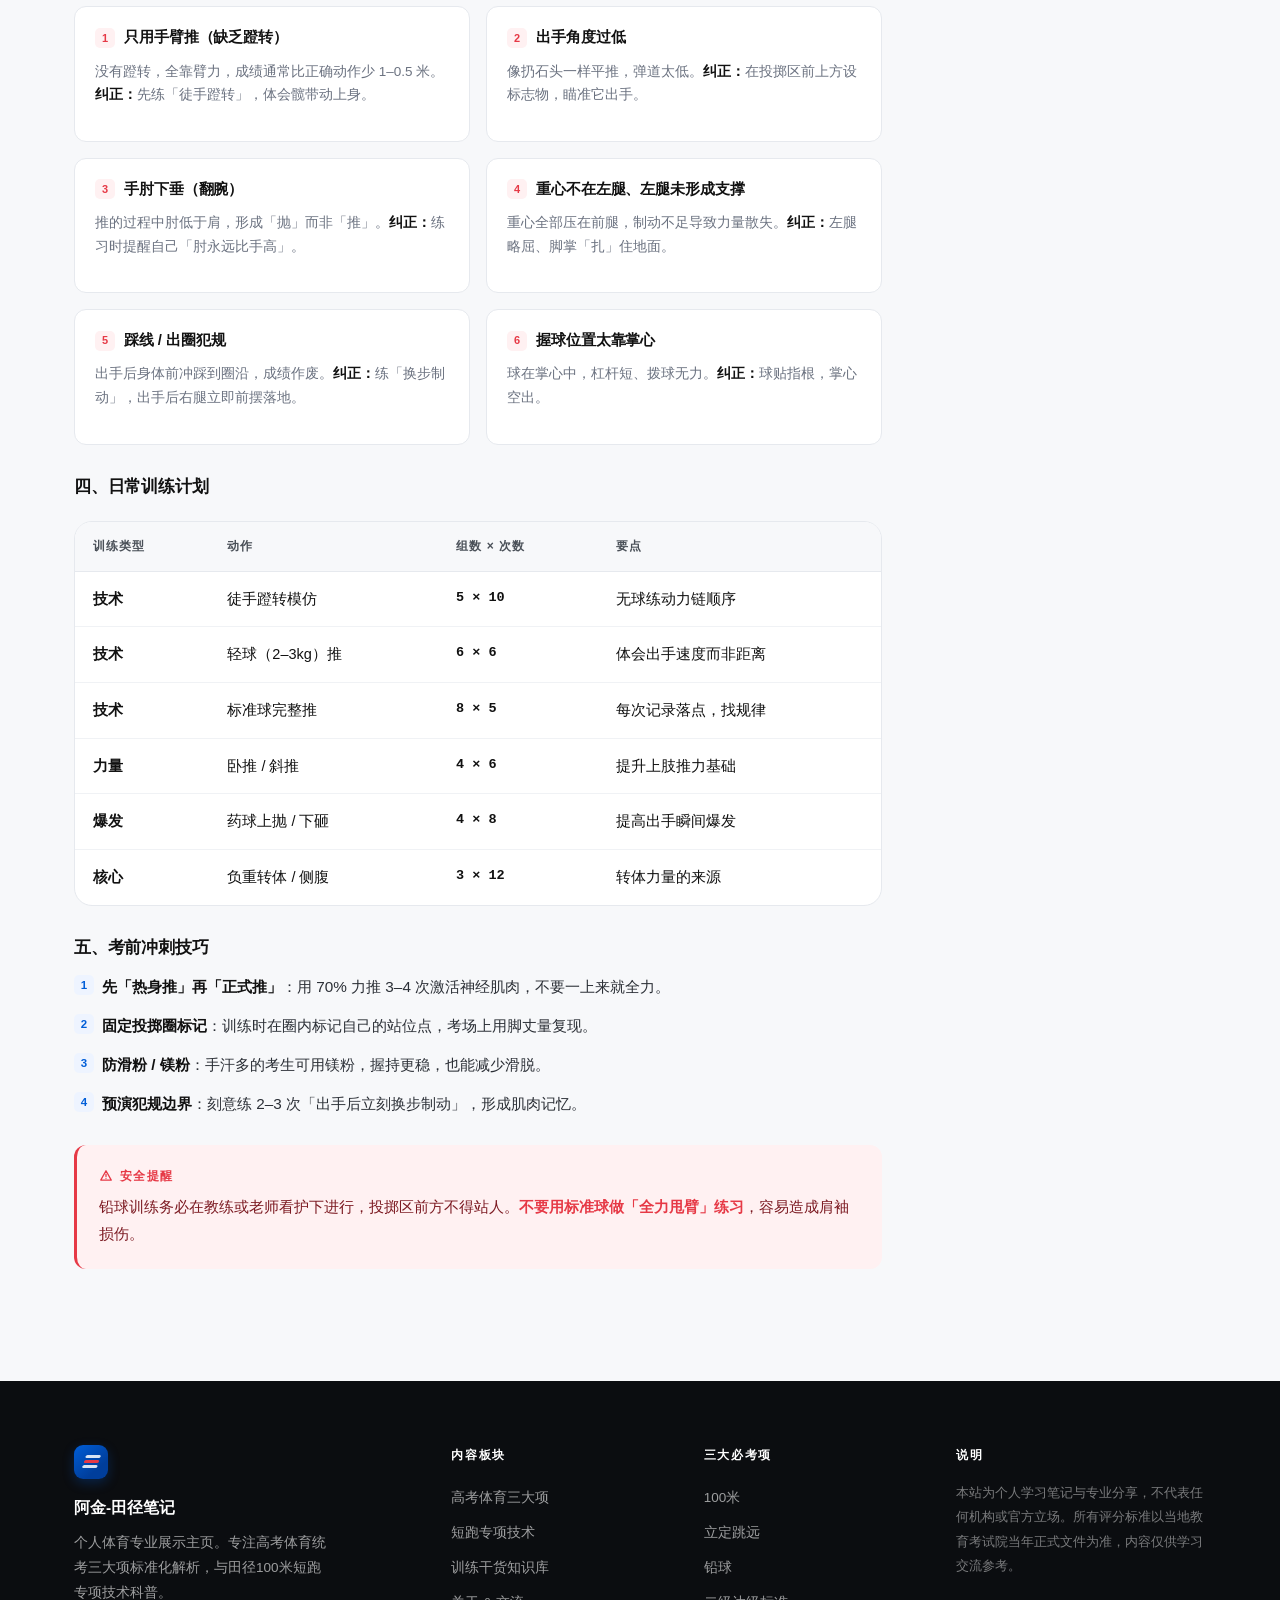
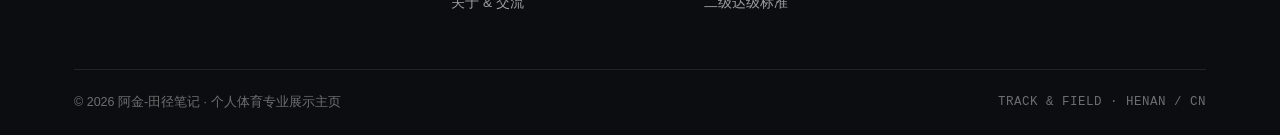
<file: sports/exams.html>
<!DOCTYPE html>
<html lang="zh-CN">
<head>
<meta charset="UTF-8">
<meta name="viewport" content="width=device-width, initial-scale=1">
<title>高考体育三大统考项目 ｜ 评分标准与满分动作解析</title>
<meta name="description" content="100米、立定跳远、铅球三大必考项：官方评分标准、完整标准动作流程、高频扣分点汇总、日常训练计划与考前冲刺技巧。">
<link rel="stylesheet" href="css/style.css">
</head>
<body>

<header class="nav">
  <div class="wrap nav-inner">
    <a href="index.html" class="brand">
      <span class="brand-mark"></span>
      <span class="brand-txt"><b>阿金-田径笔记</b><span>Track &amp; Field Lab</span></span>
    </a>
    <nav class="nav-links" id="navLinks">
      <a href="index.html">首页</a>
      <a href="exams.html" class="active">高考体育三大项</a>
      <a href="sprint.html">短跑专项技术</a>
      <a href="library.html">训练干货知识库</a>
      <a href="about.html">关于 &amp; 交流</a>
      <a href="sprint.html" class="nav-cta">进入专项学习</a>
    </nav>
    <button class="burger" aria-label="打开菜单" aria-expanded="false"><span></span><span></span><span></span></button>
  </div>
</header>

<!-- ================= 页头 ================= -->
<section class="page-head">
  <div class="wrap">
    <div class="crumb">
      <a href="index.html">首页</a>
      <svg viewBox="0 0 24 24" fill="none" stroke="currentColor" stroke-width="2.4" stroke-linecap="round" stroke-linejoin="round"><path d="M9 6l6 6-6 6"/></svg>
      <span>高考体育三大项</span>
    </div>
    <h1>高考体育三大统考项目</h1>
    <p class="lede">
      三大必考项统一按「评分标准 → 标准动作流程 → 高频扣分点 → 训练计划 → 考前冲刺」五段式拆解。
      先看清评分规则，再谈动作细节，最后落到每天练什么。
    </p>
    <div class="page-tags">
      <span class="hot">100米</span>
      <span class="hot">立定跳远</span>
      <span class="hot">铅球</span>
      <span>评分细则</span>
      <span>动作标准</span>
      <span>扣分点</span>
      <span>训练计划</span>
    </div>
  </div>
</section>

<!-- ================= 三项目卡片 ================= -->
<section class="section">
  <div class="wrap">
    <div class="sec-head reveal">
      <div class="txt">
        <span class="eyebrow">Three Events</span>
        <h2 class="h-sec">三项速览</h2>
        <p class="lede" style="margin-top:10px">河南省普通高考体育专业统考身体素质三项，每项按五十分制，具体以当年考试说明为准。</p>
      </div>
    </div>

    <div class="proj-grid">
      <article class="proj reveal">
        <div class="proj-top">
          <div class="proj-k">EVENT 01</div>
          <h3>100米</h3>
          <div class="en">100 Metres Sprint</div>
          <div class="proj-score"><b>50</b><span>分 / 满分</span></div>
        </div>
        <div class="proj-body">
          <ul>
            <li>蹲踞式起跑，听信号起跑</li>
            <li>电计时，成绩精确到 0.01 秒</li>
            <li>抢跑即判犯规，第二次抢跑则取消资格</li>
            <li>必须在本道内完成全程</li>
          </ul>
          <a href="#run" class="arrow-link">查看完整解析
            <svg viewBox="0 0 24 24" fill="none" stroke="currentColor" stroke-width="2.2" stroke-linecap="round" stroke-linejoin="round"><path d="M5 12h14M13 6l6 6-6 6"/></svg>
          </a>
        </div>
      </article>

      <article class="proj reveal">
        <div class="proj-top">
          <div class="proj-k">EVENT 02</div>
          <h3>立定跳远</h3>
          <div class="en">Standing Long Jump</div>
          <div class="proj-score"><b>50</b><span>分 / 满分</span></div>
        </div>
        <div class="proj-body">
          <ul>
            <li>双脚原地同时起跳</li>
            <li>两次机会，取最好成绩</li>
            <li>起跳前不得垫步、助跑</li>
            <li>落地点至起跳线垂直距离丈量</li>
          </ul>
          <a href="#jump" class="arrow-link">查看完整解析
            <svg viewBox="0 0 24 24" fill="none" stroke="currentColor" stroke-width="2.2" stroke-linecap="round" stroke-linejoin="round"><path d="M5 12h14M13 6l6 6-6 6"/></svg>
          </a>
        </div>
      </article>

      <article class="proj reveal">
        <div class="proj-top">
          <div class="proj-k">EVENT 03</div>
          <h3>原地推铅球</h3>
          <div class="en">Shot Put</div>
          <div class="proj-score"><b>50</b><span>分 / 满分</span></div>
        </div>
        <div class="proj-body">
          <ul>
            <li>原地推，不得滑步或旋转</li>
            <li>男子 5kg / 女子 4kg（以前述为准）</li>
            <li>球须从肩部单手推出</li>
            <li>进场/出手后须从投掷圈后半部退出</li>
          </ul>
          <a href="#shot" class="arrow-link">查看完整解析
            <svg viewBox="0 0 24 24" fill="none" stroke="currentColor" stroke-width="2.2" stroke-linecap="round" stroke-linejoin="round"><path d="M5 12h14M13 6l6 6-6 6"/></svg>
          </a>
        </div>
      </article>
    </div>

    <div class="callout reveal" style="margin-top:28px">
      <div class="ct">
        <svg viewBox="0 0 24 24" fill="none" stroke="currentColor" stroke-width="2.2" stroke-linecap="round" stroke-linejoin="round"><circle cx="12" cy="12" r="9"/><path d="M12 8h.01M11 12h1v4h1"/></svg>
        先说清楚
      </div>
      各省体育统考的分值构成、项目数量、器材规格存在差异。本页以「100米 + 立定跳远 + 铅球」这一最普遍的三大项组合为框架，分值示例仅用于说明结构，
      <b>一切以你所在省份教育考试院当年发布的《体育专业考试说明》为准</b>。
    </div>
  </div>
</section>

<!-- ================= 100米 ================= -->
<section class="section bg-soft" id="run">
  <div class="wrap">
    <div class="article-layout">
      <div class="prose">
        <span class="eyebrow">Event 01</span>
        <h2 style="margin-top:14px"><span class="idx">01</span>100米 · 速度与技术的直接对抗</h2>
        <p style="margin-bottom:26px">100米是三项里<b>技术门槛最高、也最容易被忽视细节</b>的项目。绝大多数考生的差距不在「跑得多努力」，而在起跑反应、加速段身体角度和最后20米的速度维持。</p>

        <h3>一、官方评分标准怎么读</h3>
        <p>统考100米采用<b>电计时</b>，成绩按 0.01 秒记录并对照评分表折算分数。阅读评分表时注意三件事：</p>
        <ul>
          <li><b>区间取档</b>：多数省份采用区间计分（如 12.00–12.09 对应同一档分数），不是线性换算。差 0.01 秒可能不差分，也可能刚好跨档。</li>
          <li><b>起跑规则</b>：采用「第二次抢跑即取消资格」规则，反应时低于人体生理极限（约0.1秒）会被判抢跑。</li>
          <li><b>分段计时</b>：部分省份加测分段或采用手计时换算，手计成绩通常会做 +0.24 秒的换算修正后再查表。</li>
        </ul>

        <div class="callout">
          <div class="ct">
            <svg viewBox="0 0 24 24" fill="none" stroke="currentColor" stroke-width="2.2" stroke-linecap="round" stroke-linejoin="round"><path d="M3 17l5-5 3 3 5-7 5 9"/></svg>
            参考区间
          </div>
          以较常见的评分表为参考：男子 100米 12.25 秒左右通常对应及格档附近，11.45 秒左右接近满分档；女子相应上浮约 1.2–1.5 秒。
          <b>请务必核对本省当年评分表</b>，不要拿别省的评分表训练。
        </div>

        <h3>二、完整标准动作流程</h3>
        <p>把100米拆成四段来理解，每一段都有一个明确的「技术任务」：</p>

        <div class="acc" data-acc-group style="margin:22px 0">
          <div class="acc-item open">
            <button class="acc-btn" aria-expanded="true">① 起跑段（0–10m）：把身体「推」出去 <span class="plus">+</span></button>
            <div class="acc-panel" style="max-height:none">
              <div class="acc-panel-inner">
                <p><b>各就位：</b>双手撑地略宽于肩，拇指与食指成拱形支撑；前腿膝角约 90°–100°，后腿约 120°–130°。颈部放松，视线看向起跑线前约 40cm。</p>
                <p><b>预备：</b>臀部平稳抬起至略高于肩，肩部前移超过双手垂直线，重心压在前脚。此时全身像一个被压缩的弹簧。</p>
                <p><b>鸣枪：</b>双手快速推离地面，后腿先蹬，前腿随后爆发蹬伸。第一步落点应在重心正下方略前，<b>不要刻意跨大步</b>。</p>
              </div>
            </div>
          </div>
          <div class="acc-item">
            <button class="acc-btn" aria-expanded="false">② 加速段（10–35m）：身体逐渐「立」起来 <span class="plus">+</span></button>
            <div class="acc-panel">
              <div class="acc-panel-inner">
                <p>加速跑的核心是<b>身体前倾角随速度提升逐渐减小</b>：前 5 米约 45°，10 米处约 30°，30 米处接近 10°–15°。</p>
                <p>常见错误是「一出去就抬头挺胸」——这样会立刻丢掉水平推力，把速度转化成无效的上跳。正确感觉是：<b>被地面推着往前走，而不是自己往前扑</b>。</p>
                <p>这一段落地点在重心前下方，脚掌「扒地」，避免脚跟着地制动。</p>
              </div>
            </div>
          </div>
          <div class="acc-item">
            <button class="acc-btn" aria-expanded="false">③ 途中跑（35–80m）：达到并保持最大速度 <span class="plus">+</span></button>
            <div class="acc-panel">
              <div class="acc-panel-inner">
                <p>途中跑是全程速度峰值区。身体基本直立（前倾 5°–8°），重心高且平稳，上下起伏控制在 5cm 以内。</p>
                <p><b>摆臂是发动机：</b>前后摆，肘角约 90°，前摆至下巴高度、后摆至髋后。手臂越放松、摆动越连贯，腿部动作就越自然。</p>
                <p>支撑腿蹬伸充分、摆动腿积极「折叠—前摆—下压」，落地时脚掌在重心正下方接触地面。</p>
              </div>
            </div>
          </div>
          <div class="acc-item">
            <button class="acc-btn" aria-expanded="false">④ 冲刺段（80–100m）：不减速就是胜利 <span class="plus">+</span></button>
            <div class="acc-panel">
              <div class="acc-panel-inner">
                <p>此阶段速度自然衰减，目标是<b>延缓衰减、保持技术不变形</b>。不要提前减速看终点，不要让步频乱掉。</p>
                <p>最后 5–8 米躯干前压（不是低头），用胸或肩「压线」。压线后要继续跑过终点线约 5 米再减速，避免终点后摔倒。</p>
              </div>
            </div>
          </div>
        </div>

        <h3>三、高频丢分点（真正掉分的地方）</h3>
        <div class="err-grid" style="margin-bottom:24px">
          <div class="err">
            <div class="err-h"><i>1</i><h4>预备时臀部过低</h4></div>
            <p>臀部低于肩线，重心过于靠后，枪响后要先「爬」上来才能跑，损失 0.1–0.2 秒。<b>纠正：</b>想象臀部被一根绳子往斜前方拉。</p>
          </div>
          <div class="err">
            <div class="err-h"><i>2</i><h4>起跑第一步跨得太大</h4></div>
            <p>第一步落点远在重心前方，形成制动，身体被迫直立。<b>纠正：</b>前 3 步只求快不求远，步长约为身高的 0.6–0.7 倍。</p>
          </div>
          <div class="err">
            <div class="err-h"><i>3</i><h4>加速段过早抬头</h4></div>
            <p>最常见的致命错误。身体提前直立 = 推力方向从水平变为竖直。<b>纠正：</b>用标志物设定「10米抬头线」反复练习。</p>
          </div>
          <div class="err">
            <div class="err-h"><i>4</i><h4>摆臂横摆 / 耸肩</h4></div>
            <p>手臂左右横摆会造成躯干旋转，浪费能量；耸肩则让肩颈紧张。<b>纠正：</b>手肘贴身体两侧摆动，肩膀下沉放松。</p>
          </div>
          <div class="err">
            <div class="err-h"><i>5</i><h4>最后 10 米提前减速</h4></div>
            <p>看到终点线就松劲，速度骤降 0.2 秒以上。<b>纠正：</b>训练时把终点线后设 10 米「冲线区」，全速通过。</p>
          </div>
          <div class="err">
            <div class="err-h"><i>6</i><h4>落地脚跟先着地</h4></div>
            <p>脚跟制动等于每步踩一次刹车。<b>纠正：</b>前脚掌着地、脚踝保持弹性，用「扒地」而非「踩地」。</p>
          </div>
        </div>

        <h3>四、日常训练计划（8周周期示例，仅供参考训练方法）</h3>
        <p>100米训练的本质是<b>「速度 + 力量 + 技术」三条线并行</b>，不是天天跑100米。下面的安排按一周循环，强度日与恢复日交替。</p>
        <div class="tbl-wrap" style="margin:20px 0">
          <div class="tbl-scroll">
            <table class="tbl">
              <thead>
                <tr><th>星期</th><th>训练内容-建议跟随教练，机构训练，避免自己训练无法克服自身惰性以及无法根据自己的情况调整训练强度和内容.</th><th>强度 / 量</th><th>目的</th></tr>
              </thead>
              <tbody>
                <tr><td class="strong">周一</td><td>短距离加速跑 30m×6–8 组，全速 95%</td><td class="mono">组间 3–4 min</td><td>起跑与加速技术</td></tr>
                <tr><td class="strong">周二</td><td>力量训练：深蹲、硬拉、提踵、核心</td><td class="mono">4 组 × 6 次</td><td>基础力量储备</td></tr>
                <tr><td class="strong">周三</td><td>技术课：起跑器专项 + 摆臂 + 折叠腿</td><td class="mono">低强度 60%</td><td>动作模式固化</td></tr>
                <tr><td class="strong">周四</td><td>速度耐力：60m×4、80m×3（90%）</td><td class="mono">充分间歇</td><td>速度维持能力</td></tr>
                <tr><td class="strong">周五</td><td>爆发力：跳深、负重跳、药球抛掷</td><td class="mono">3 组 × 5 次</td><td>快速力量转化</td></tr>
                <tr><td class="strong">周六</td><td>节奏跑 / 有氧恢复 20–30 min 慢跑</td><td class="mono">心率 130–145</td><td>恢复与代谢</td></tr>
                <tr><td class="strong rest">周日</td><td class="rest">完全休息 · 拉伸放松</td><td class="mono rest">—</td><td>超量恢复</td></tr>
              </tbody>
            </table>
          </div>
        </div>

        <h3>五、考前冲刺技巧</h3>
        <ol>
          <li><b>考前两天开始减量</b>：训练量逐渐降到平时的 50%–60%，但强度保持 90% 以上，让神经系统「蓄满」。</li>
          <li><b>固定热身流程</b>：慢跑 800m → 动态拉伸 8 min → 加速跑 30m×2、50m×1。考前一周每天重复同一套，形成条件反射。</li>
          <li><b>枪响前控制呼吸</b>：「各就位」时深吸一口气，「预备」时屏息，枪响同时呼气发力。</li>
          <li><b>第一枪就要拼</b>：统考只有一次机会，不要留「第二枪再全力以赴」的幻想。</li>
        </ol>
      </div>

      <aside class="side">
        <div class="side-card">
          <h4>本页目录</h4>
          <div class="side-list">
            <a href="#run" class="on"><i>01</i>100米</a>
            <a href="#jump"><i>02</i>立定跳远</a>
            <a href="#shot"><i>03</i>铅球</a>
          </div>
        </div>
        <div class="side-card">
          <h4>本节快速跳转</h4>
          <div class="side-list">
            <a href="#run"><i>·</i>评分标准</a>
            <a href="#run"><i>·</i>标准动作流程</a>
            <a href="#run"><i>·</i>高频扣分点</a>
            <a href="#run"><i>·</i>日常训练计划</a>
            <a href="#run"><i>·</i>考前冲刺技巧</a>
          </div>
        </div>
        <div class="side-card side-cta">
          <h4>延伸阅读</h4>
          <p>想进一步细化短跑的起跑、途中跑与爆发力训练？进入短跑专项深度专区。</p>
          <a href="sprint.html" class="btn btn-on-dark btn-sm btn-block">短跑专项技术</a>
        </div>
      </aside>
    </div>
  </div>
</section>

<!-- ================= 立定跳远 ================= -->
<section class="section" id="jump">
  <div class="wrap">
    <div class="article-layout">
      <div class="prose">
        <span class="eyebrow">Event 02</span>
        <h2 style="margin-top:14px"><span class="idx">02</span>立定跳远 · 用技术补天赋</h2>
        <p style="margin-bottom:26px">立定跳远是三项中最「可训练」的一项。<b>同样是 1 米 8的身高，正确发力与错误发力之间往往差 20–30cm</b>。它考的不是腿有多长，而是髋膝踝三关节能否在同一瞬间共同发力。</p>

        <h3>一、官方评分标准怎么读</h3>
        <ul>
          <li><b>两次机会取最好</b>：两次全跳，取最优成绩。第一次可以「找感觉」，第二次全力。</li>
          <li><b>丈量方式</b>：从起跳线后沿至身体最近着地点的垂直距离，单位厘米【cm】。</li>
          <li><b>犯规判定</b>：起跳时踩线、双脚不同时起跳（垫步）、落地后向后退、跳跃动作结束前跨出测量杆/触碰触碰测量杆，均判成绩无效。</li>
          <li><b>评分表结构</b>：河南省男子满分 2.94m、女子 2.43m；及格线男子约 2.74m、女子约 2.23m（以本省表为准）。</li>
        </ul>

        <h3>二、完整标准动作流程</h3>
        <p>立定跳远的完整动作可以拆成 <b>预摆 → 蹬伸 → 腾空 → 落地</b> 四个阶段，任何一个环节的能量泄漏都会直接吃掉距离。</p>

        <div class="acc" data-acc-group style="margin:22px 0">
          <div class="acc-item open">
            <button class="acc-btn" aria-expanded="true">① 预摆：蓄力，而不是「摇」 <span class="plus">+</span></button>
            <div class="acc-panel" style="max-height:none">
              <div class="acc-panel-inner">
                <p>双脚与肩同宽，脚尖朝前或微外八。两臂由前向后上方摆动，同时屈髋屈膝下蹲。</p>
                <p>关键在下蹲末端的角度：<b>髋角约 45°–60°、膝角约 90°–110°</b>。蹲太浅蓄不住力，蹲太深变成「深蹲起立」，前冲时间变长。</p>
                <p>预摆一般 2 次，第 2 次下蹲时身体已经「绷住」，此时不要停顿，直接爆发蹬伸。</p>
              </div>
            </div>
          </div>
          <div class="acc-item">
            <button class="acc-btn" aria-expanded="false">② 蹬伸：髋、膝、踝三关节同时爆发 <span class="plus">+</span></button>
            <div class="acc-panel">
              <div class="acc-panel-inner">
                <p>这是全部距离的来源。发力顺序是<b>髋主导 → 膝跟进 → 踝最后「弹」出去</b>，三者必须在极短时间（约 0.2 秒）内完成。</p>
                <p>同时两臂用力前上摆，摆臂不是装饰——它能把身体重心向前上方「抛」出去，正确摆臂可增加 10–15cm。</p>
                <p>蹬伸末端身体几乎成一条直线，角度约 45° 前倾，这是最理想的起跳角度。</p>
              </div>
            </div>
          </div>
          <div class="acc-item">
            <button class="acc-btn" aria-expanded="false">③ 腾空与收腹举腿 <span class="plus">+</span></button>
            <div class="acc-panel">
              <div class="acc-panel-inner">
                <p>空中最高点附近，<b>收腹屈膝、两腿前送、小腿前伸</b>，形成一个「团身—展开」的动作。</p>
                <p>常见错误是腾空时两腿下垂「吊」着，落地时脚先触地导致距离缩短。<b>正确感觉</b>：像在空中把腿「扔」到身体前方。</p>
                <p>手臂在腾空中后摆，为落地缓冲做准备。</p>
              </div>
            </div>
          </div>
          <div class="acc-item">
            <button class="acc-btn" aria-expanded="false">④ 落地：向前，不向后 <span class="plus">+</span></button>
            <div class="acc-panel">
              <div class="acc-panel-inner">
                <p>脚跟先触地，随即屈膝屈髋、手臂前摆，重心主动<b>向前送</b>，避免坐下或后倒。</p>
                <p>落地瞬间膝盖对脚尖方向，不要内扣。缓冲幅度约 30°–45° 膝角，过深会让身体后坐。</p>
                <p>落地后<b>保持不动直到裁判示意</b>，任何后退都会按最近着地点重新丈量。</p>
              </div>
            </div>
          </div>
        </div>

        <h3>三、高频丢分点</h3>
        <div class="err-grid" style="margin-bottom:24px">
          <div class="err">
            <div class="err-h"><i>1</i><h4>预摆变成「上下弹」</h4></div>
            <p>膝盖只上下抖，髋部不动，蓄不到髋部力量。<b>纠正：</b>下蹲时想象臀部向后坐，像坐一把矮凳。</p>
          </div>
          <div class="err">
            <div class="err-h"><i>2</i><h4>蹬伸时先伸膝再伸髋</h4></div>
            <p>膝盖先打开导致身体直立、失去前冲角度。<b>纠正：</b>练「髋先走」：蹬地瞬间髋部向前顶出。</p>
          </div>
          <div class="err">
            <div class="err-h"><i>3</i><h4>摆臂不到位</h4></div>
            <p>手臂后摆幅度小、前摆不充分，浪费 10cm 以上。<b>纠正：</b>后摆时手超过髋部后方，前摆到肩高以上。</p>
          </div>
          <div class="err">
            <div class="err-h"><i>4</i><h4>腾空时低头</h4></div>
            <p>低头导致躯干前倾、腿部下沉，落地变近。<b>纠正：</b>腾空时视线看前方 5–8 米的地面。</p>
          </div>
          <div class="err">
            <div class="err-h"><i>5</i><h4>落地后坐 / 向后倒</h4></div>
            <p>重心落在后面，可能按手撑地点丈量，成绩大幅缩水。<b>纠正：</b>落地后主动屈髋前倾，把重心送过脚跟。</p>
          </div>
          <div class="err">
            <div class="err-h"><i>6</i><h4>起跳踩线</h4></div>
            <p>紧张时站得太靠前，一次踩线就废掉一次机会。<b>纠正：</b>固定站位，脚尖距线 2–3cm 留余量。</p>
          </div>
        </div>

        <h3>四、日常训练计划【仅作训练方法参考】</h3>
        <div class="tbl-wrap" style="margin:20px 0">
          <div class="tbl-scroll">
            <table class="tbl">
              <thead><tr><th>训练类型</th><th>动作</th><th>组数 × 次数</th><th>要点</th></tr></thead>
              <tbody>
                <tr><td class="strong">力量基础</td><td>四十八跳：摸地跳、收腹跳、展腹跳、蹬伸跳</td><td class="mono">4 × 12</td><td>起跳爆发</td></tr>
                <tr><td class="strong">爆发力</td><td>负重跳 / 跳箱</td><td class="mono">4 × 5</td><td>落地轻、起跳快，追求高度</td></tr>
                <tr><td class="strong">弹性</td><td>连续蛙跳</td><td class="mono">4 × 10 级</td><td>落地即起，保持前倾</td></tr>
                <tr><td class="strong">单腿</td><td>弓步跳 / 单腿跳</td><td class="mono">3 × 8 / 侧</td><td>纠正双腿力量不平衡</td></tr>
                <tr><td class="strong">核心</td><td>悬垂举腿 / 卷腹</td><td class="mono">3 × 15</td><td>腾空收腹的动力来源</td></tr>
                <tr><td class="strong">技术</td><td>完整动作 60% 力</td><td class="mono">6–8 次</td><td>慢速体会发力顺序</td></tr>
              </tbody>
            </table>
          </div>
        </div>

        <h3>五、考前冲刺技巧</h3>
        <ol>
          <li><b>两次次机会的分配</b>：第 1 次用 90% 力找落点与节奏，第 2 次全力并根据上次问题微调。</li>
          <li><b>热身要「激活」不要「疲劳」</b>：3–4 次 70% 力试跳 + 2 次 90% 力试跳即可，不要反复全力跳。</li>
          <li><b>鞋底选择</b>：选鞋底纹路清晰的运动鞋，避免过厚的气垫鞋（影响蹬地反馈）。</li>
          <li><b>呼吸节奏</b>：下蹲预摆时吸气，蹬伸瞬间呼气并发出短促的「哈」声，有助于核心收紧。</li>
        </ol>
      </div>

      <aside class="side">
        <div class="side-card">
          <h4>本页目录</h4>
          <div class="side-list">
            <a href="#run"><i>01</i>100米</a>
            <a href="#jump" class="on"><i>02</i>立定跳远</a>
            <a href="#shot"><i>03</i>铅球</a>
          </div>
        </div>
        <div class="side-card">
          <h4>相关干货</h4>
          <div class="side-list">
            <a href="library.html#error"><i>·</i>错误动作纠正合集</a>
            <a href="library.html#plan"><i>·</i>考前 8 周周期表</a>
            <a href="library.html#mind"><i>·</i>考前心态调整</a>
          </div>
        </div>
        <div class="side-card side-cta">
          <h4>延伸阅读</h4>
          <p>立定跳远的爆发力来源与短跑同源，可参考短跑专项的力量训练章节。</p>
          <a href="sprint.html#power" class="btn btn-on-dark btn-sm btn-block">爆发力训练方法</a>
        </div>
      </aside>
    </div>
  </div>
</section>

<!-- ================= 铅球 ================= -->
<section class="section bg-soft" id="shot">
  <div class="wrap">
    <div class="article-layout">
      <div class="prose">
        <span class="eyebrow">Event 03</span>
        <h2 style="margin-top:14px"><span class="idx">03</span>原地推铅球 · 全身协调的爆发</h2>
        <p style="margin-bottom:26px">铅球最容易被误解成「臂力项目」。实际上<b>手臂只负责最后 20% 的加速</b>，真正的动力来自蹬地、转髋、送肩这条自下而上的动力链。这也是为什么很多上肢力量强的考生反而推不远。</p>

        <h3>一、官方评分标准怎么读</h3>
        <ul>
          <li><b>原地推</b>：不得使用滑步、旋转等助跑方式，双脚须在投掷圈内静止开始。</li>
          <li><b>器材</b>：男子 5kg、女子 4kg（多数省份体育统考口径，<b>以本省文件为准</b>）。</li>
          <li><b>丈量</b>：从球落地痕迹最近点至投掷圈内沿的直线距离，成绩取 2 位小数或按厘米折算。</li>
          <li><b>犯规</b>：球触及投掷圈外沿、出手后身体任何部位触及圈外地面、从圈前半部离场退出————均判成绩无效。</li>
        </ul>

        <h3>二、完整标准动作流程</h3>
        <div class="acc" data-acc-group style="margin:22px 0">
          <div class="acc-item open">
            <button class="acc-btn" aria-expanded="true">① 握持与预备姿势 <span class="plus">+</span></button>
            <div class="acc-panel" style="max-height:none">
              <div class="acc-panel-inner">
                <p><b>握法：</b>球置于中指、无名指、食指指根，拇指与小指在两侧稳定。球贴住颈部锁骨窝处，肘部自然下垂或略外展。</p>
                <p><b>站姿：</b>侧对投掷方向，右脚（右手投）在前或略后，两脚间距略宽于肩，重心落在右腿。</p>
                <p>身体形成「扭转预张力」：上体右转、右肩后拉、左臂自然前伸指向投掷方向。</p>
              </div>
            </div>
          </div>
          <div class="acc-item">
            <button class="acc-btn" aria-expanded="false">② 蹬转：动力链的起点 <span class="plus">+</span></button>
            <div class="acc-panel">
              <div class="acc-panel-inner">
                <p>右腿快速蹬伸、右髋向前转动，带动上体转动。<b>顺序必须是下肢先、上肢后</b>，形成「超越器械」。</p>
                <p>重心从右腿转移到左腿，左腿略屈形成支撑，为最后的制动与出手做准备。</p>
              </div>
            </div>
          </div>
          <div class="acc-item">
            <button class="acc-btn" aria-expanded="false">③ 送肩与最后用力 <span class="plus">+</span></button>
            <div class="acc-panel">
              <div class="acc-panel-inner">
                <p>右肩快速前送、右肘抬起并向前「顶」，手臂由屈到伸做推的动作——<b>是「推」不是「扔」</b>。</p>
                <p>出手角度约 <b>38°–45°</b>，出手点在肩部前上方，出手瞬间手指拨球产生旋转。</p>
                <p>左侧手臂向后下方摆动，帮助身体制动，防止重心越过投掷圈。</p>
              </div>
            </div>
          </div>
          <div class="acc-item">
            <button class="acc-btn" aria-expanded="false">④ 维持平衡与退出 <span class="plus">+</span></button>
            <div class="acc-panel">
              <div class="acc-panel-inner">
                <p>出手后身体继续向前，通过换步（右腿前摆落地）稳定重心，避免冲出投掷圈。</p>
                <p>待球落地、裁判示意后，<b>从投掷圈后半部退出</b>。提前走出圈外会被判犯规。</p>
              </div>
            </div>
          </div>
        </div>

        <h3>三、高频丢分点</h3>
        <div class="err-grid" style="margin-bottom:24px">
          <div class="err">
            <div class="err-h"><i>1</i><h4>只用手臂推（缺乏蹬转）</h4></div>
            <p>没有蹬转，全靠臂力，成绩通常比正确动作少 1–0.5 米。<b>纠正：</b>先练「徒手蹬转」，体会髋带动上身。</p>
          </div>
          <div class="err">
            <div class="err-h"><i>2</i><h4>出手角度过低</h4></div>
            <p>像扔石头一样平推，弹道太低。<b>纠正：</b>在投掷区前上方设标志物，瞄准它出手。</p>
          </div>
          <div class="err">
            <div class="err-h"><i>3</i><h4>手肘下垂（翻腕）</h4></div>
            <p>推的过程中肘低于肩，形成「抛」而非「推」。<b>纠正：</b>练习时提醒自己「肘永远比手高」。</p>
          </div>
          <div class="err">
            <div class="err-h"><i>4</i><h4>重心不在左腿、左腿未形成支撑</h4></div>
            <p>重心全部压在前腿，制动不足导致力量散失。<b>纠正：</b>左腿略屈、脚掌「扎」住地面。</p>
          </div>
          <div class="err">
            <div class="err-h"><i>5</i><h4>踩线 / 出圈犯规</h4></div>
            <p>出手后身体前冲踩到圈沿，成绩作废。<b>纠正：</b>练「换步制动」，出手后右腿立即前摆落地。</p>
          </div>
          <div class="err">
            <div class="err-h"><i>6</i><h4>握球位置太靠掌心</h4></div>
            <p>球在掌心中，杠杆短、拨球无力。<b>纠正：</b>球贴指根，掌心空出。</p>
          </div>
        </div>

        <h3>四、日常训练计划</h3>
        <div class="tbl-wrap" style="margin:20px 0">
          <div class="tbl-scroll">
            <table class="tbl">
              <thead><tr><th>训练类型</th><th>动作</th><th>组数 × 次数</th><th>要点</th></tr></thead>
              <tbody>
                <tr><td class="strong">技术</td><td>徒手蹬转模仿</td><td class="mono">5 × 10</td><td>无球练动力链顺序</td></tr>
                <tr><td class="strong">技术</td><td>轻球（2–3kg）推</td><td class="mono">6 × 6</td><td>体会出手速度而非距离</td></tr>
                <tr><td class="strong">技术</td><td>标准球完整推</td><td class="mono">8 × 5</td><td>每次记录落点，找规律</td></tr>
                <tr><td class="strong">力量</td><td>卧推 / 斜推</td><td class="mono">4 × 6</td><td>提升上肢推力基础</td></tr>
                <tr><td class="strong">爆发</td><td>药球上抛 / 下砸</td><td class="mono">4 × 8</td><td>提高出手瞬间爆发</td></tr>
                <tr><td class="strong">核心</td><td>负重转体 / 侧腹</td><td class="mono">3 × 12</td><td>转体力量的来源</td></tr>
              </tbody>
            </table>
          </div>
        </div>

        <h3>五、考前冲刺技巧</h3>
        <ol>
          <li><b>先「热身推」再「正式推」</b>：用 70% 力推 3–4 次激活神经肌肉，不要一上来就全力。</li>
          <li><b>固定投掷圈标记</b>：训练时在圈内标记自己的站位点，考场上用脚丈量复现。</li>
          <li><b>防滑粉 / 镁粉</b>：手汗多的考生可用镁粉，握持更稳，也能减少滑脱。</li>
          <li><b>预演犯规边界</b>：刻意练 2–3 次「出手后立刻换步制动」，形成肌肉记忆。</li>
        </ol>

        <div class="callout warn" style="margin-top:26px">
          <div class="ct">
            <svg viewBox="0 0 24 24" fill="none" stroke="currentColor" stroke-width="2.2" stroke-linecap="round" stroke-linejoin="round"><path d="M12 3l9 16H3z"/><path d="M12 9v4M12 16h.01"/></svg>
            安全提醒
          </div>
          铅球训练务必在教练或老师看护下进行，投掷区前方不得站人。<b>不要用标准球做「全力甩臂」练习</b>，容易造成肩袖损伤。
        </div>
      </div>

      <aside class="side">
        <div class="side-card">
          <h4>本页目录</h4>
          <div class="side-list">
            <a href="#run"><i>01</i>100米</a>
            <a href="#jump"><i>02</i>立定跳远</a>
            <a href="#shot" class="on"><i>03</i>铅球</a>
          </div>
        </div>
        <div class="side-card">
          <h4>相关干货</h4>
          <div class="side-list">
            <a href="library.html#theory"><i>·</i>体考通用训练理论</a>
            <a href="library.html#energy"><i>·</i>体能分配技巧</a>
            <a href="library.html#error"><i>·</i>错误动作纠正合集</a>
          </div>
        </div>
        <div class="side-card side-cta">
          <h4>延伸阅读</h4>
          <p>三项之外，短跑专项是体育生最容易拉开差距的加分方向。</p>
          <a href="sprint.html" class="btn btn-on-dark btn-sm btn-block">进入短跑专区</a>
        </div>
      </aside>
    </div>
  </div>
</section>

<footer class="footer">
  <div class="wrap">
    <div class="f-grid">
      <div class="f-brand">
        <span class="brand-mark"></span>
        <b>阿金-田径笔记</b>
        <p>个人体育专业展示主页。专注高考体育统考三大项标准化解析，与田径100米短跑专项技术科普。</p>
      </div>
      <div class="f-col">
        <h5>内容板块</h5>
        <a href="exams.html">高考体育三大项</a>
        <a href="sprint.html">短跑专项技术</a>
        <a href="library.html">训练干货知识库</a>
        <a href="about.html">关于 &amp; 交流</a>
      </div>
      <div class="f-col">
        <h5>三大必考项</h5>
        <a href="exams.html#run">100米</a>
        <a href="exams.html#jump">立定跳远</a>
        <a href="exams.html#shot">铅球</a>
        <a href="sprint.html#standard">二级达级标准</a>
      </div>
      <div class="f-col">
        <h5>说明</h5>
        <p class="f-note">本站为个人学习笔记与专业分享，不代表任何机构或官方立场。所有评分标准以当地教育考试院当年正式文件为准，内容仅供学习交流参考。</p>
      </div>
    </div>
    <div class="f-bottom">
      <span>© <span data-year>2026·2027</span> 阿金-田径笔记 · 个人体育专业展示主页</span>
      <span class="mono">TRACK &amp; FIELD · HENAN / CN</span>
    </div>
  </div>
</footer>

<script src="js/main.js"></script>
</body>
</html>
</file>
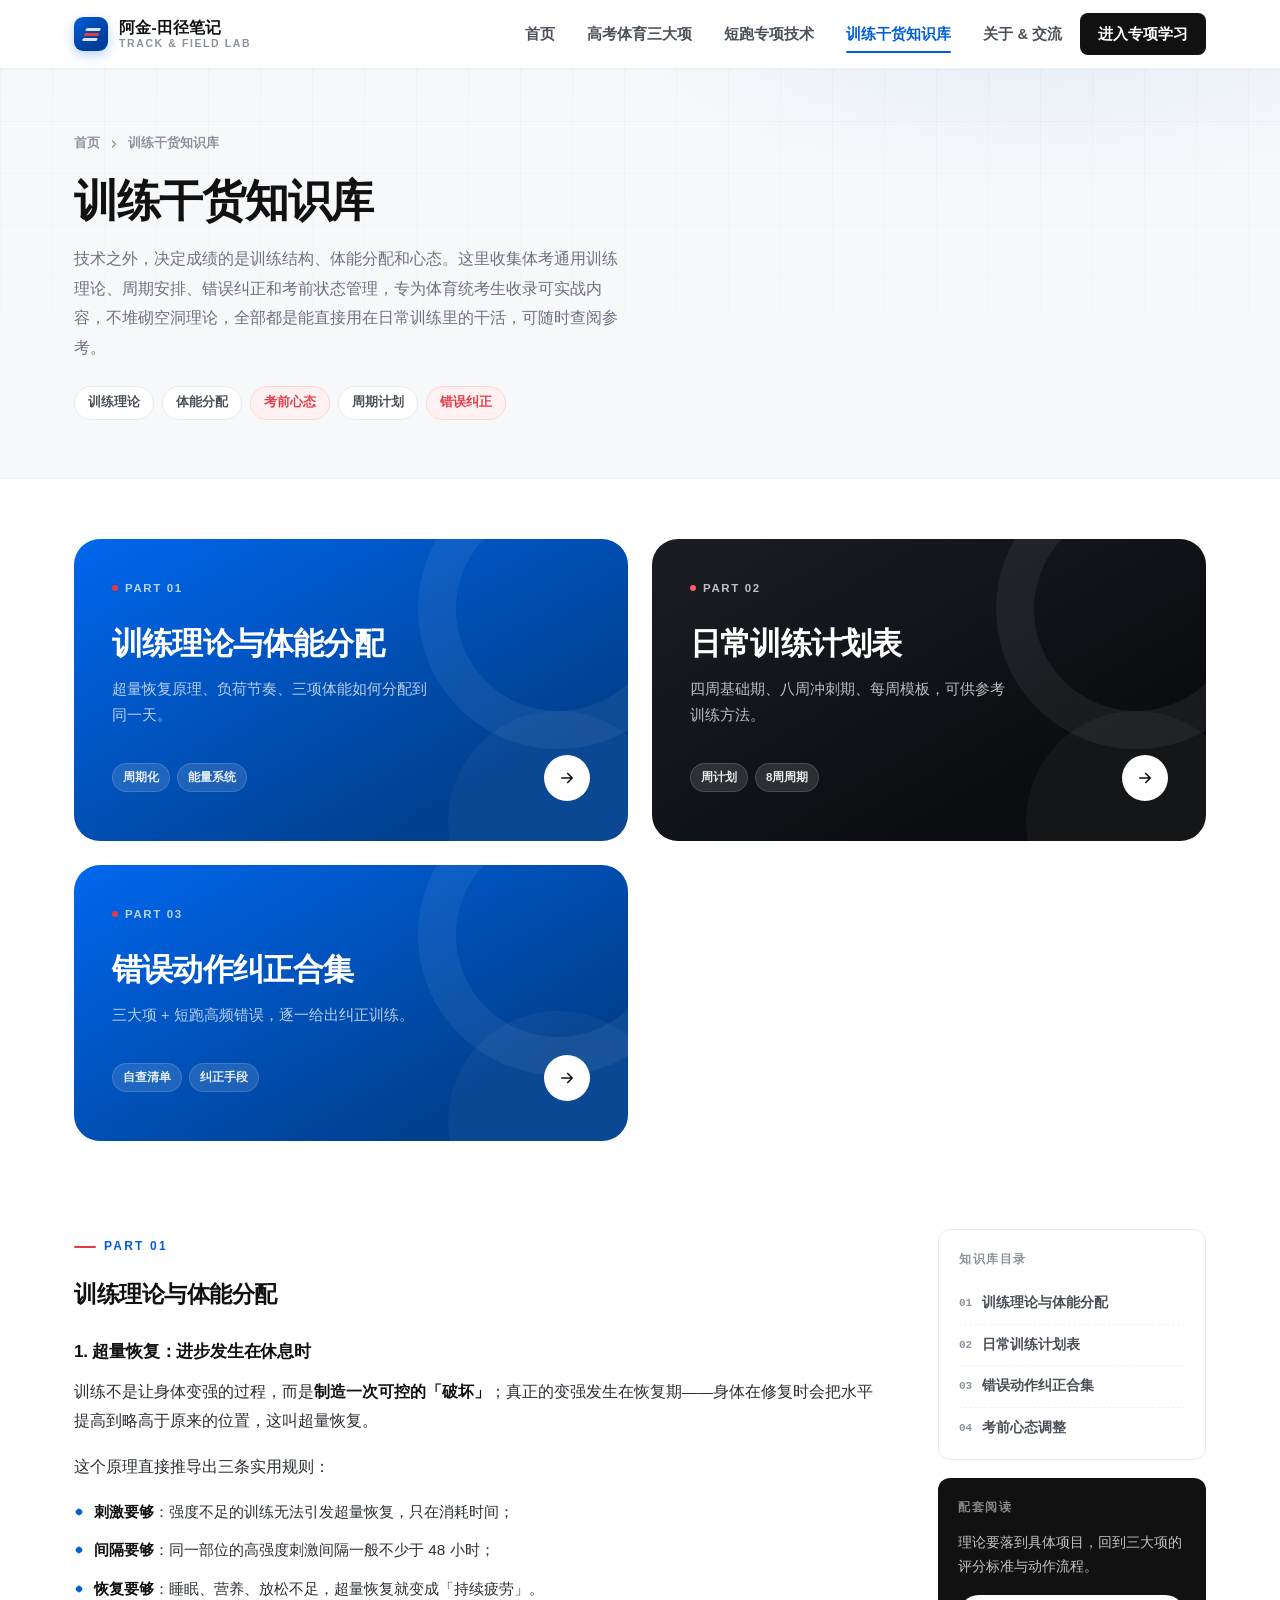
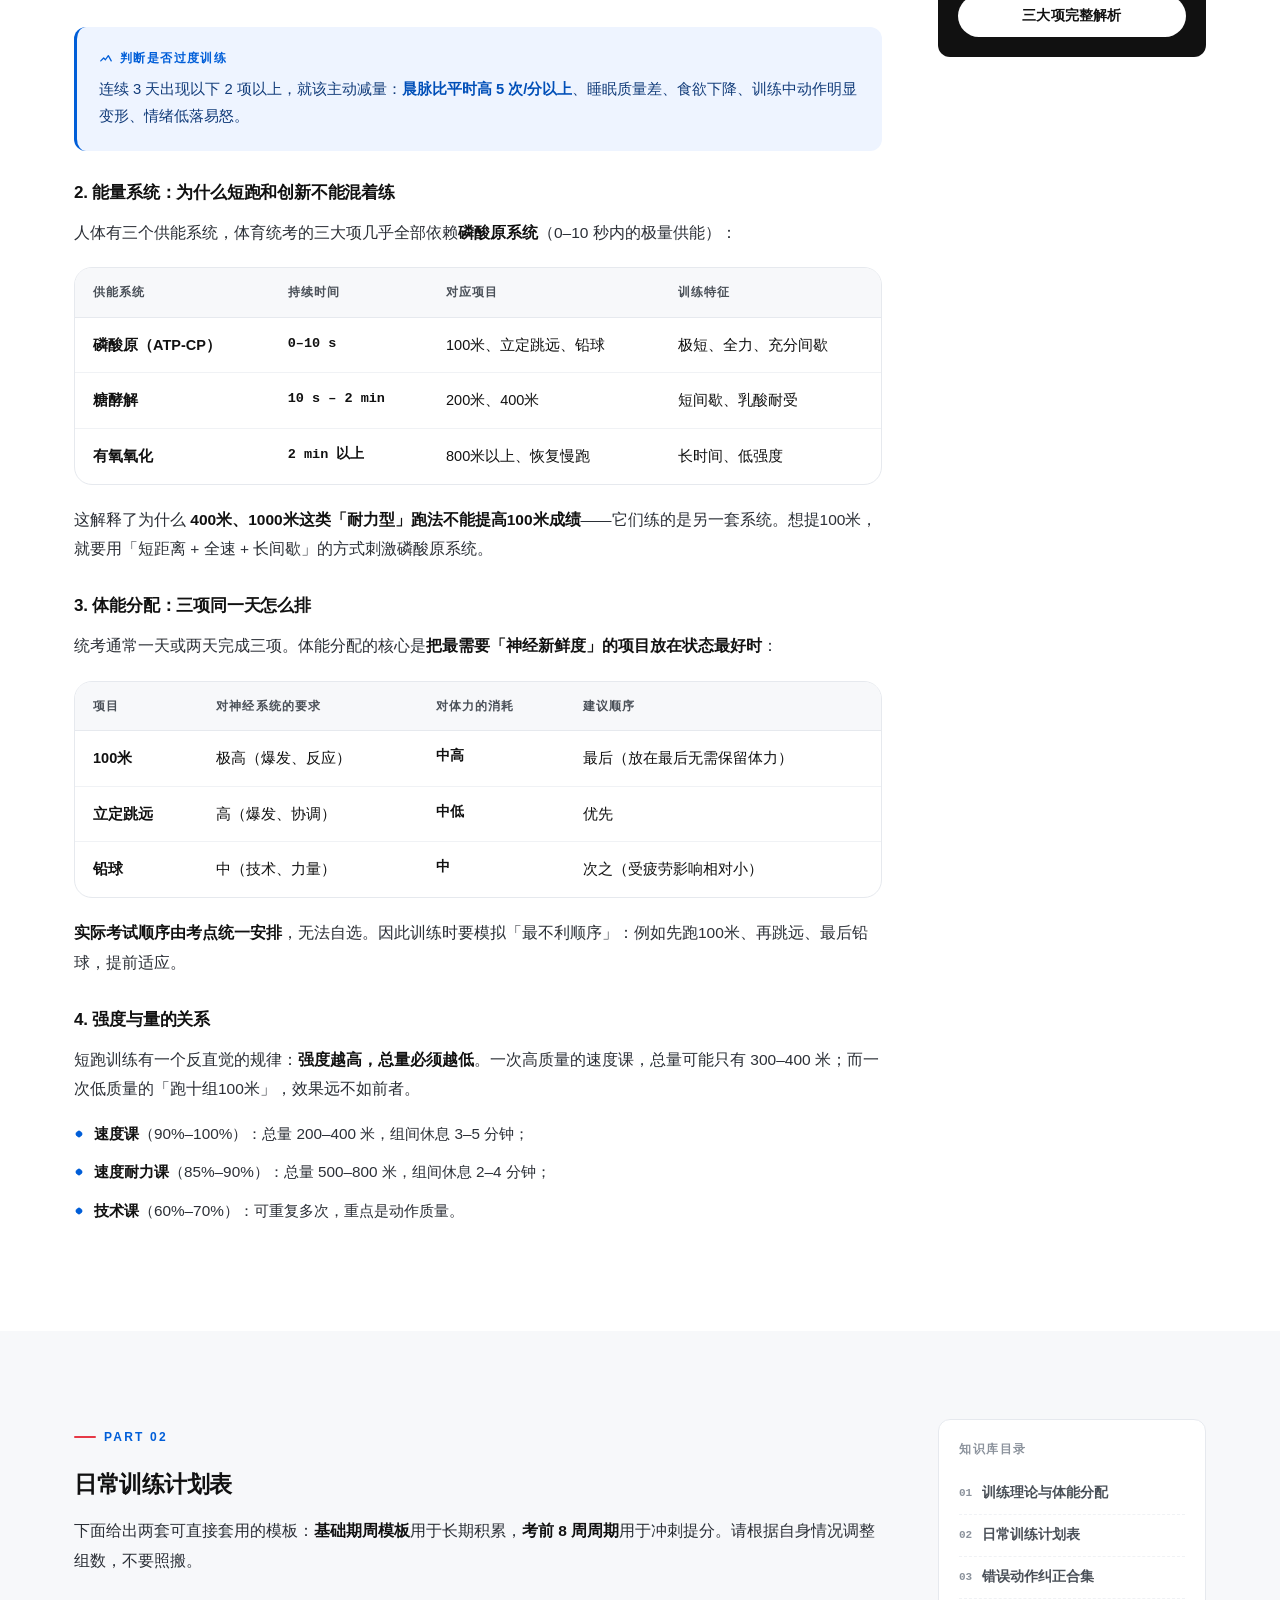
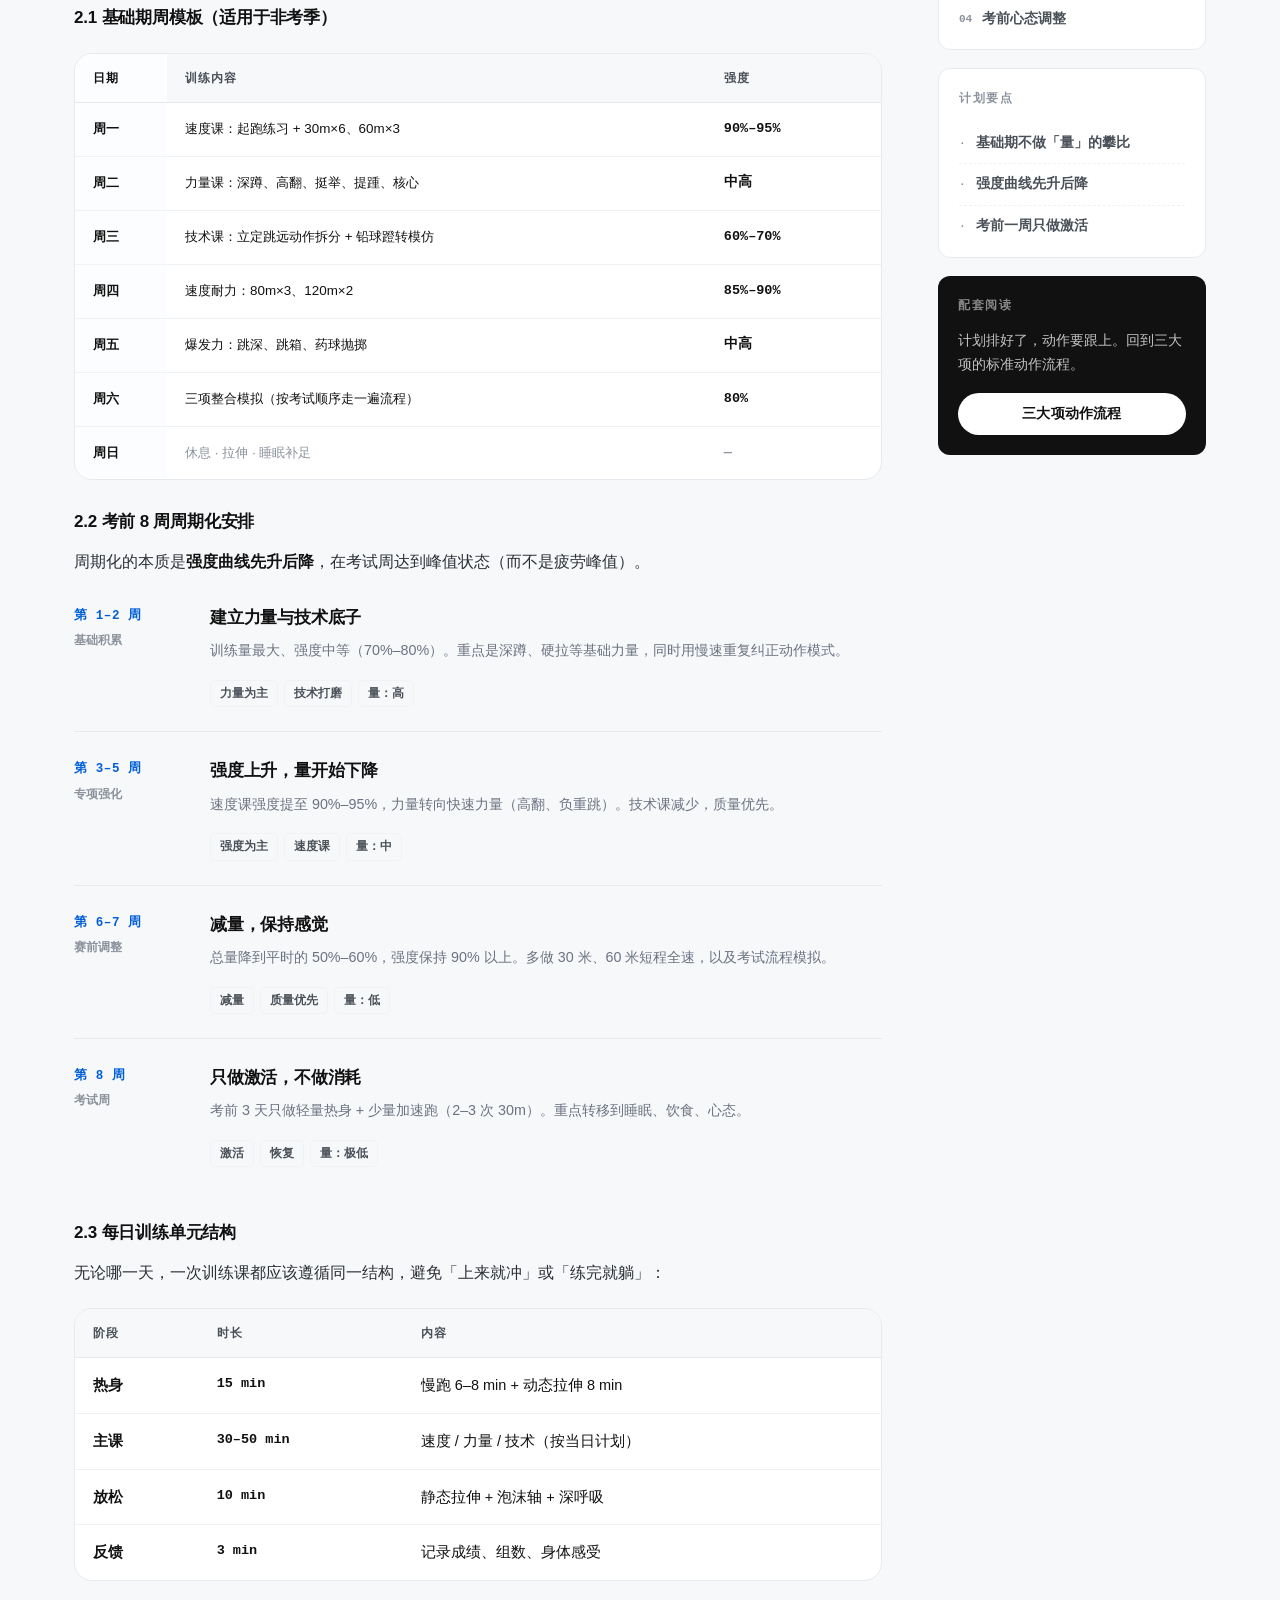
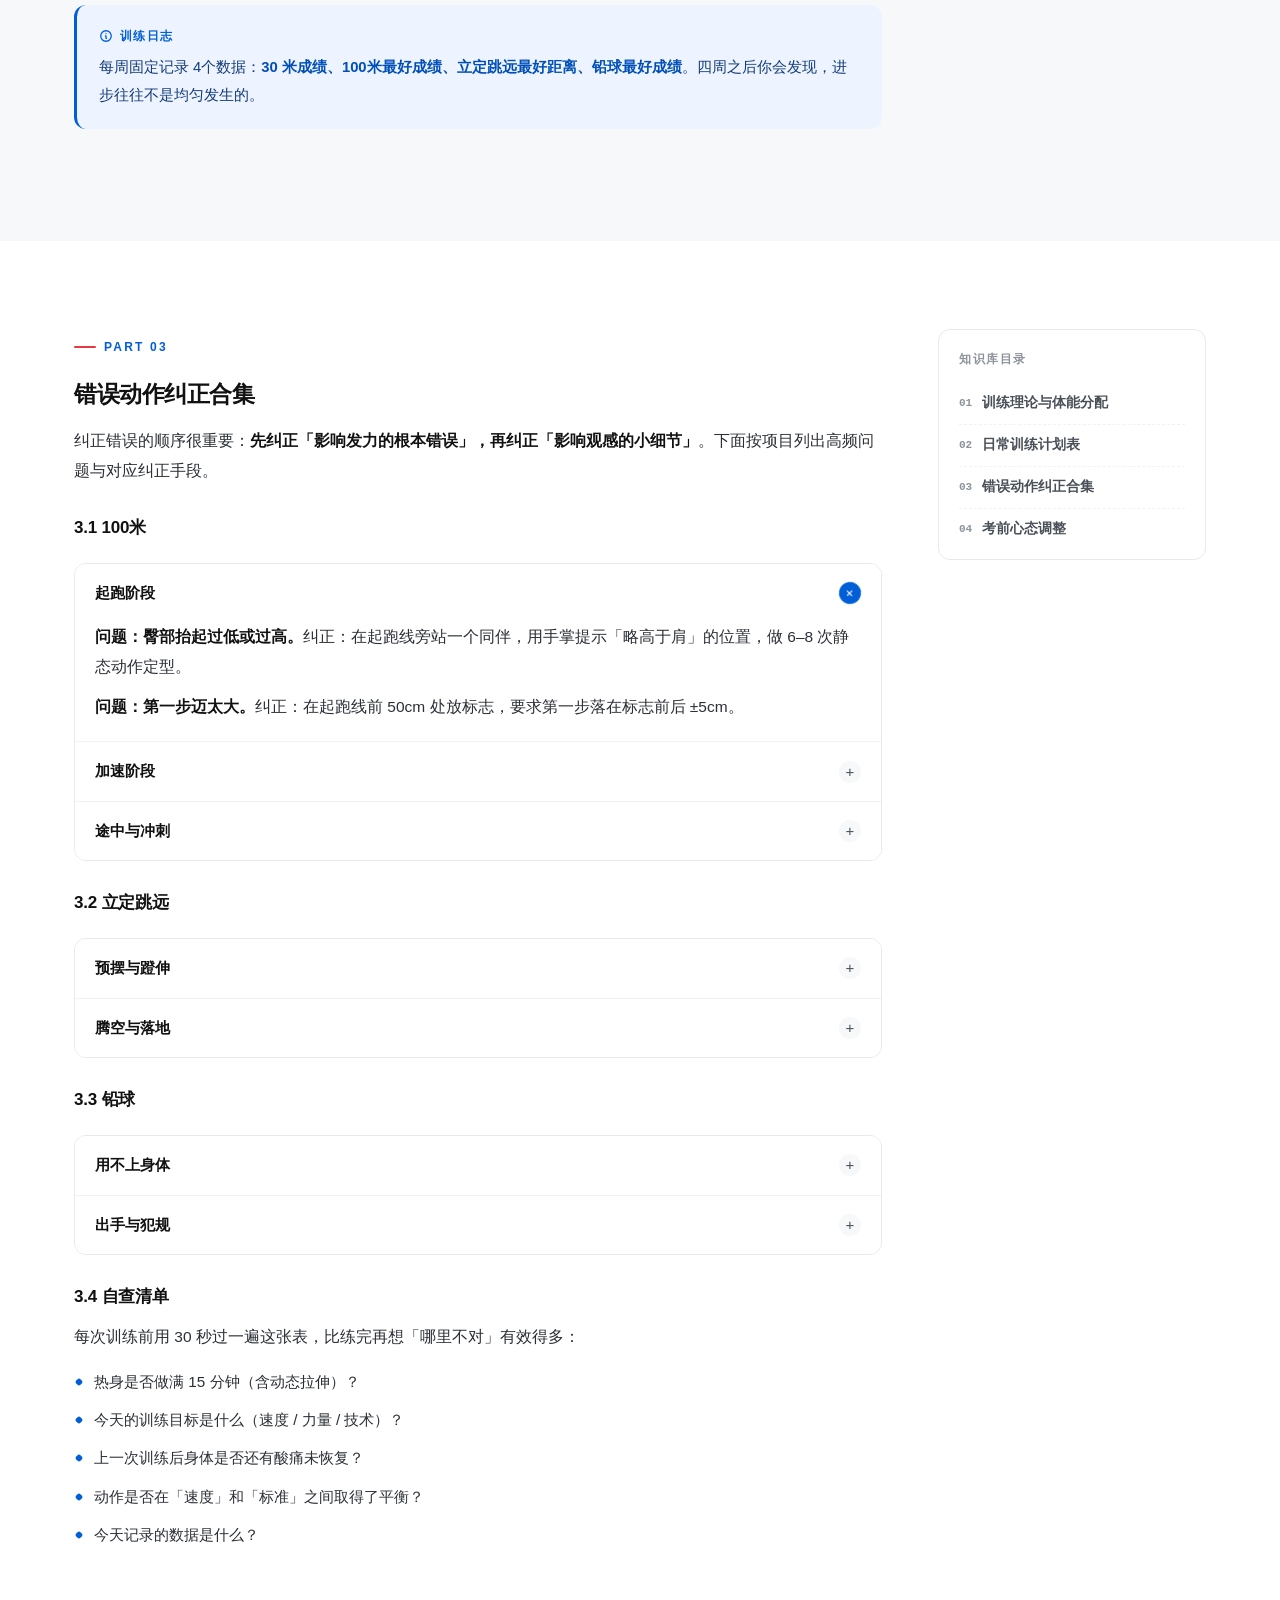
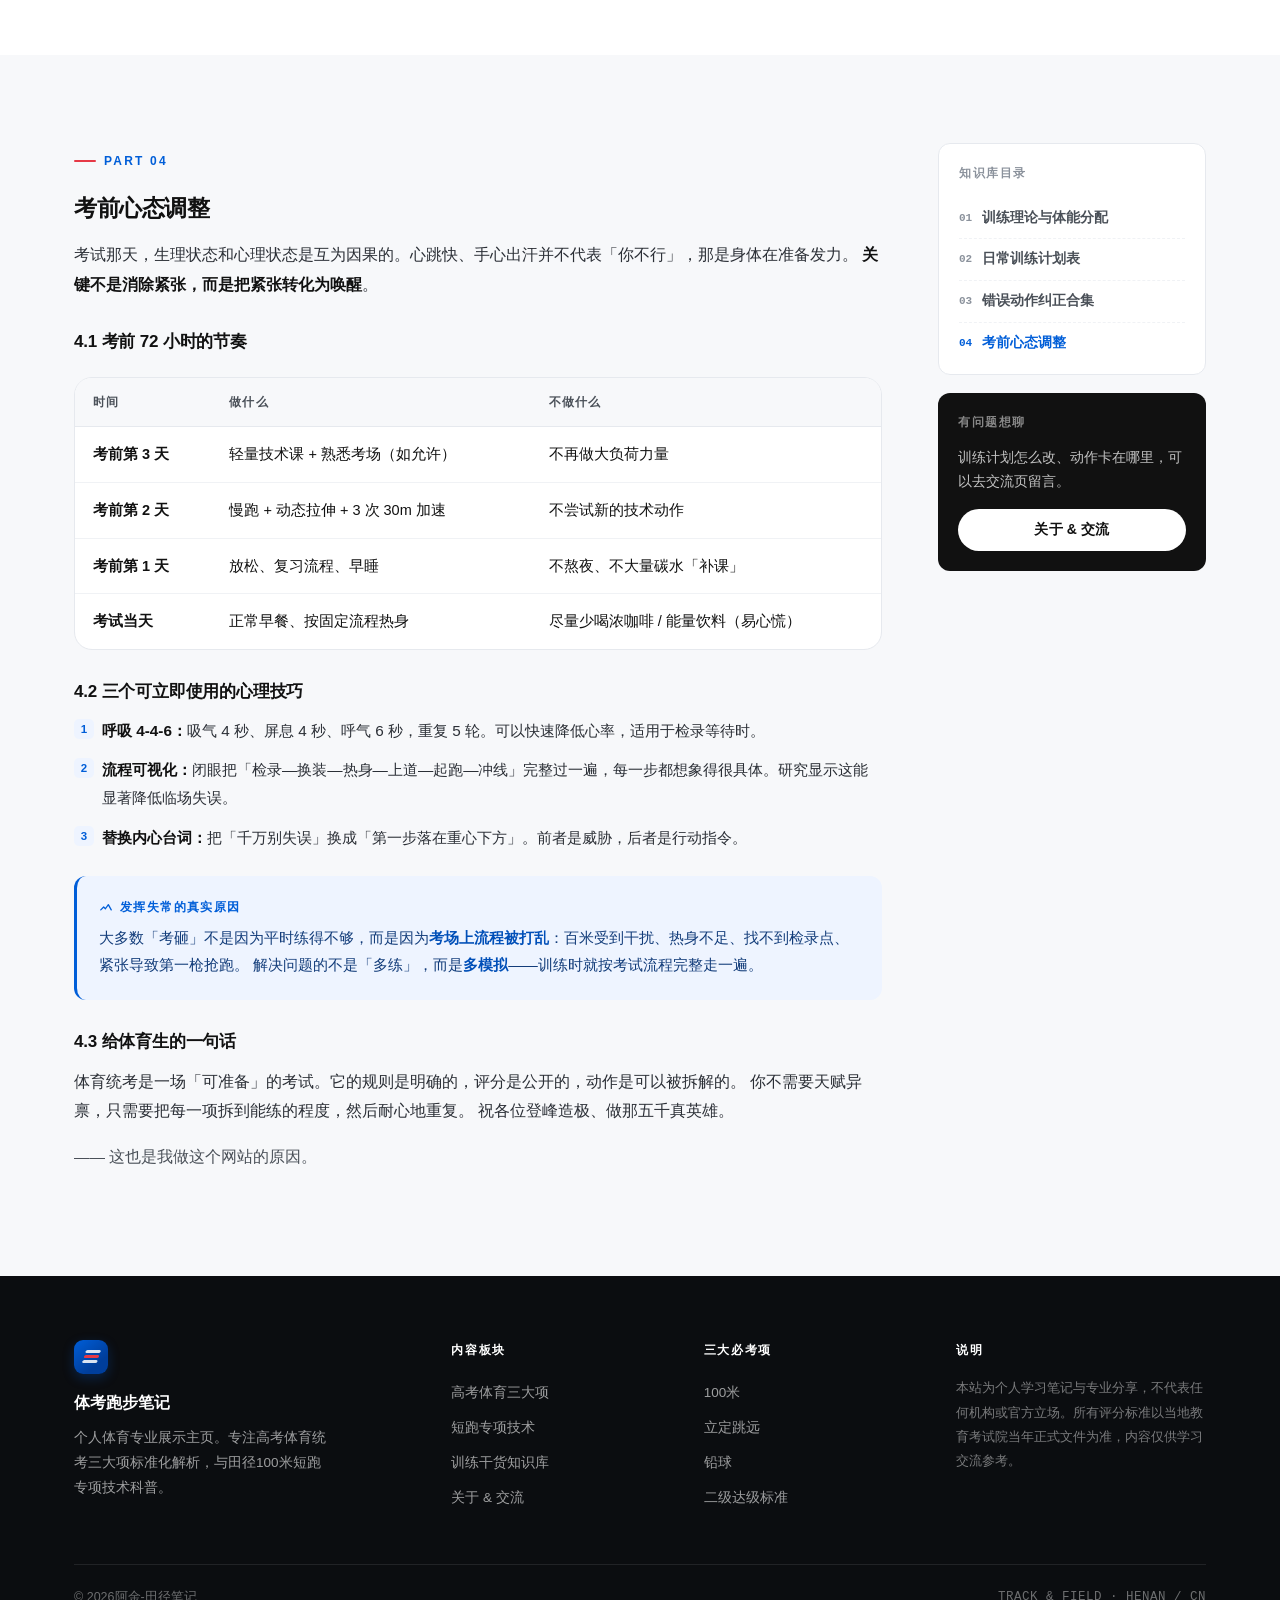
<file: sports/library.html>
<!DOCTYPE html>
<html lang="zh-CN">
<head>
<meta charset="UTF-8">
<meta name="viewport" content="width=device-width, initial-scale=1">
<title>训练干货知识库 ｜ 体考训练理论 · 周期计划 · 错误纠正</title>
<meta name="description" content="体考通用训练理论、体能分配技巧、考前心态调整、日常训练计划表、错误动作纠正合集。系统化的体育统考训练干货知识库。">
<link rel="stylesheet" href="css/style.css">
</head>
<body>

<header class="nav">
  <div class="wrap nav-inner">
    <a href="index.html" class="brand">
      <span class="brand-mark"></span>
      <span class="brand-txt"><b>阿金-田径笔记</b><span>Track &amp; Field Lab</span></span>
    </a>
    <nav class="nav-links" id="navLinks">
      <a href="index.html">首页</a>
      <a href="exams.html">高考体育三大项</a>
      <a href="sprint.html">短跑专项技术</a>
      <a href="library.html" class="active">训练干货知识库</a>
      <a href="about.html">关于 &amp; 交流</a>
      <a href="sprint.html" class="nav-cta">进入专项学习</a>
    </nav>
    <button class="burger" aria-label="打开菜单" aria-expanded="false"><span></span><span></span><span></span></button>
  </div>
</header>

<section class="page-head">
  <div class="wrap">
    <div class="crumb">
      <a href="index.html">首页</a>
      <svg viewBox="0 0 24 24" fill="none" stroke="currentColor" stroke-width="2.4" stroke-linecap="round" stroke-linejoin="round"><path d="M9 6l6 6-6 6"/></svg>
      <span>训练干货知识库</span>
    </div>
    <h1>训练干货知识库</h1>
    <p class="lede">
      技术之外，决定成绩的是训练结构、体能分配和心态。这里收集体考通用训练理论、周期安排、错误纠正和考前状态管理，专为体育统考生收录可实战内容，不堆砌空洞理论，全部都是能直接用在日常训练里的干活，可随时查阅参考。
    </p>
    <div class="page-tags">
      <span>训练理论</span>
      <span>体能分配</span>
      <span class="hot">考前心态</span>
      <span>周期计划</span>
      <span class="hot">错误纠正</span>
    </div>
  </div>
</section>

<!-- ================= 目录导航 ================= -->
<section class="section-sm" style="padding-bottom:0">
  <div class="wrap">
    <div class="entry-grid">
      <a href="#theory" class="entry entry-blue reveal" style="min-height:250px">
        <span class="e-tag"><i></i> Part 01</span>
        <div>
          <h3>训练理论与体能分配</h3>
          <p>超量恢复原理、负荷节奏、三项体能如何分配到同一天。</p>
        </div>
        <div class="e-foot">
          <div class="e-pills"><span>周期化</span><span>能量系统</span></div>
          <span class="e-go"><svg viewBox="0 0 24 24" fill="none" stroke="currentColor" stroke-width="2.2" stroke-linecap="round" stroke-linejoin="round"><path d="M5 12h14M13 6l6 6-6 6"/></svg></span>
        </div>
      </a>
      <a href="#plan" class="entry entry-dark reveal" style="min-height:250px">
        <span class="e-tag"><i></i> Part 02</span>
        <div>
          <h3>日常训练计划表</h3>
          <p>四周基础期、八周冲刺期、每周模板，可供参考训练方法。</p>
        </div>
        <div class="e-foot">
          <div class="e-pills"><span>周计划</span><span>8周周期</span></div>
          <span class="e-go"><svg viewBox="0 0 24 24" fill="none" stroke="currentColor" stroke-width="2.2" stroke-linecap="round" stroke-linejoin="round"><path d="M5 12h14M13 6l6 6-6 6"/></svg></span>
        </div>
      </a>
      <a href="#error" class="entry entry-blue reveal" style="min-height:250px">
        <span class="e-tag"><i></i> Part 03</span>
        <div>
          <h3>错误动作纠正合集</h3>
          <p>三大项 + 短跑高频错误，逐一给出纠正训练。</p>
        </div>
        <div class="e-foot">
          <div class="e-pills"><span>自查清单</span><span>纠正手段</span></div>
          <span class="e-go"><svg viewBox="0 0 24 24" fill="none" stroke="currentColor" stroke-width="2.2" stroke-linecap="round" stroke-linejoin="round"><path d="M5 12h14M13 6l6 6-6 6"/></svg></span>
        </div>
      </a>
    </div>
  </div>
</section>

<!-- ================= 训练理论 ================= -->
<section class="section" id="theory">
  <div class="wrap">
    <div class="article-layout">
      <div class="prose">
        <span class="eyebrow">Part 01</span>
        <h2 style="margin-top:14px">训练理论与体能分配</h2>

        <h3>1. 超量恢复：进步发生在休息时</h3>
        <p>训练不是让身体变强的过程，而是<b>制造一次可控的「破坏」</b>；真正的变强发生在恢复期——身体在修复时会把水平提高到略高于原来的位置，这叫超量恢复。</p>
        <p>这个原理直接推导出三条实用规则：</p>
        <ul>
          <li><b>刺激要够</b>：强度不足的训练无法引发超量恢复，只在消耗时间；</li>
          <li><b>间隔要够</b>：同一部位的高强度刺激间隔一般不少于 48 小时；</li>
          <li><b>恢复要够</b>：睡眠、营养、放松不足，超量恢复就变成「持续疲劳」。</li>
        </ul>

        <div class="callout">
          <div class="ct">
            <svg viewBox="0 0 24 24" fill="none" stroke="currentColor" stroke-width="2.2" stroke-linecap="round" stroke-linejoin="round"><path d="M3 17l5-5 3 3 5-7 5 9"/></svg>
            判断是否过度训练
          </div>
          连续 3 天出现以下 2 项以上，就该主动减量：<b>晨脉比平时高 5 次/分以上</b>、睡眠质量差、食欲下降、训练中动作明显变形、情绪低落易怒。
        </div>

        <h3>2. 能量系统：为什么短跑和创新不能混着练</h3>
        <p>人体有三个供能系统，体育统考的三大项几乎全部依赖<b>磷酸原系统</b>（0–10 秒内的极量供能）：</p>
        <div class="tbl-wrap" style="margin:20px 0">
          <div class="tbl-scroll">
            <table class="tbl">
              <thead><tr><th>供能系统</th><th>持续时间</th><th>对应项目</th><th>训练特征</th></tr></thead>
              <tbody>
                <tr><td class="strong">磷酸原（ATP-CP）</td><td class="mono">0–10 s</td><td>100米、立定跳远、铅球</td><td>极短、全力、充分间歇</td></tr>
                <tr><td class="strong">糖酵解</td><td class="mono">10 s – 2 min</td><td>200米、400米</td><td>短间歇、乳酸耐受</td></tr>
                <tr><td class="strong">有氧氧化</td><td class="mono">2 min 以上</td><td>800米以上、恢复慢跑</td><td>长时间、低强度</td></tr>
              </tbody>
            </table>
          </div>
        </div>
        <p>这解释了为什么 <b>400米、1000米这类「耐力型」跑法不能提高100米成绩</b>——它们练的是另一套系统。想提100米，就要用「短距离 + 全速 + 长间歇」的方式刺激磷酸原系统。</p>

        <h3>3. 体能分配：三项同一天怎么排</h3>
        <p>统考通常一天或两天完成三项。体能分配的核心是<b>把最需要「神经新鲜度」的项目放在状态最好时</b>：</p>
        <div class="tbl-wrap" style="margin:20px 0">
          <div class="tbl-scroll">
            <table class="tbl">
              <thead><tr><th>项目</th><th>对神经系统的要求</th><th>对体力的消耗</th><th>建议顺序</th></tr></thead>
              <tbody>
                <tr><td class="strong">100米</td><td>极高（爆发、反应）</td><td class="mono">中高</td><td>最后（放在最后无需保留体力）</td></tr>
                <tr><td class="strong">立定跳远</td><td>高（爆发、协调）</td><td class="mono">中低</td><td>优先</td></tr>
                <tr><td class="strong">铅球</td><td>中（技术、力量）</td><td class="mono">中</td><td>次之（受疲劳影响相对小）</td></tr>
              </tbody>
            </table>
          </div>
        </div>
        <p><b>实际考试顺序由考点统一安排</b>，无法自选。因此训练时要模拟「最不利顺序」：例如先跑100米、再跳远、最后铅球，提前适应。</p>

        <h3>4. 强度与量的关系</h3>
        <p>短跑训练有一个反直觉的规律：<b>强度越高，总量必须越低</b>。一次高质量的速度课，总量可能只有 300–400 米；而一次低质量的「跑十组100米」，效果远不如前者。</p>
        <ul>
          <li><b>速度课</b>（90%–100%）：总量 200–400 米，组间休息 3–5 分钟；</li>
          <li><b>速度耐力课</b>（85%–90%）：总量 500–800 米，组间休息 2–4 分钟；</li>
          <li><b>技术课</b>（60%–70%）：可重复多次，重点是动作质量。</li>
        </ul>
      </div>

      <aside class="side">
        <div class="side-card">
          <h4>知识库目录</h4>
          <div class="side-list">
            <a href="#theory" class="on"><i>01</i>训练理论与体能分配</a>
            <a href="#plan"><i>02</i>日常训练计划表</a>
            <a href="#error"><i>03</i>错误动作纠正合集</a>
            <a href="#mind"><i>04</i>考前心态调整</a>
          </div>
        </div>
        <div class="side-card side-cta">
          <h4>配套阅读</h4>
          <p>理论要落到具体项目，回到三大项的评分标准与动作流程。</p>
          <a href="exams.html" class="btn btn-on-dark btn-sm btn-block">三大项完整解析</a>
        </div>
      </aside>
    </div>
  </div>
</section>

<!-- ================= 训练计划 ================= -->
<section class="section bg-soft" id="plan">
  <div class="wrap">
    <div class="article-layout">
      <div class="prose">
        <span class="eyebrow">Part 02</span>
        <h2 style="margin-top:14px">日常训练计划表</h2>
        <p style="margin-bottom:26px">下面给出两套可直接套用的模板：<b>基础期周模板</b>用于长期积累，<b>考前 8 周周期</b>用于冲刺提分。请根据自身情况调整组数，不要照搬。</p>

        <h3>2.1 基础期周模板（适用于非考季）</h3>
        <div class="tbl-wrap" style="margin:20px 0">
          <div class="tbl-scroll">
            <table class="tbl week-tbl">
              <thead><tr><th>日期</th><th>训练内容</th><th>强度</th></tr></thead>
              <tbody>
                <tr><td>周一</td><td>速度课：起跑练习 + 30m×6、60m×3</td><td class="mono">90%–95%</td></tr>
                <tr><td>周二</td><td>力量课：深蹲、高翻、挺举、提踵、核心</td><td class="mono">中高</td></tr>
                <tr><td>周三</td><td>技术课：立定跳远动作拆分 + 铅球蹬转模仿</td><td class="mono">60%–70%</td></tr>
                <tr><td>周四</td><td>速度耐力：80m×3、120m×2</td><td class="mono">85%–90%</td></tr>
                <tr><td>周五</td><td>爆发力：跳深、跳箱、药球抛掷</td><td class="mono">中高</td></tr>
                <tr><td>周六</td><td>三项整合模拟（按考试顺序走一遍流程）</td><td class="mono">80%</td></tr>
                <tr><td class="rest">周日</td><td class="rest">休息 · 拉伸 · 睡眠补足</td><td class="mono rest">—</td></tr>
              </tbody>
            </table>
          </div>
        </div>

        <h3>2.2 考前 8 周周期化安排</h3>
        <p>周期化的本质是<b>强度曲线先升后降</b>，在考试周达到峰值状态（而不是疲劳峰值）。</p>

        <div class="timeline" style="margin:26px 0">
          <div class="tl-item">
            <div class="tl-when">第 1–2 周<small>基础积累</small></div>
            <div class="tl-body">
              <h4>建立力量与技术底子</h4>
              <p>训练量最大、强度中等（70%–80%）。重点是深蹲、硬拉等基础力量，同时用慢速重复纠正动作模式。</p>
              <div class="tags"><span>力量为主</span><span>技术打磨</span><span>量：高</span></div>
            </div>
          </div>
          <div class="tl-item">
            <div class="tl-when">第 3–5 周<small>专项强化</small></div>
            <div class="tl-body">
              <h4>强度上升，量开始下降</h4>
              <p>速度课强度提至 90%–95%，力量转向快速力量（高翻、负重跳）。技术课减少，质量优先。</p>
              <div class="tags"><span>强度为主</span><span>速度课</span><span>量：中</span></div>
            </div>
          </div>
          <div class="tl-item">
            <div class="tl-when">第 6–7 周<small>赛前调整</small></div>
            <div class="tl-body">
              <h4>减量，保持感觉</h4>
              <p>总量降到平时的 50%–60%，强度保持 90% 以上。多做 30 米、60 米短程全速，以及考试流程模拟。</p>
              <div class="tags"><span>减量</span><span>质量优先</span><span>量：低</span></div>
            </div>
          </div>
          <div class="tl-item">
            <div class="tl-when">第 8 周<small>考试周</small></div>
            <div class="tl-body">
              <h4>只做激活，不做消耗</h4>
              <p>考前 3 天只做轻量热身 + 少量加速跑（2–3 次 30m）。重点转移到睡眠、饮食、心态。</p>
              <div class="tags"><span>激活</span><span>恢复</span><span>量：极低</span></div>
            </div>
          </div>
        </div>

        <h3>2.3 每日训练单元结构</h3>
        <p>无论哪一天，一次训练课都应该遵循同一结构，避免「上来就冲」或「练完就躺」：</p>
        <div class="tbl-wrap" style="margin:20px 0">
          <div class="tbl-scroll">
            <table class="tbl">
              <thead><tr><th>阶段</th><th>时长</th><th>内容</th></tr></thead>
              <tbody>
                <tr><td class="strong">热身</td><td class="mono">15 min</td><td>慢跑 6–8 min + 动态拉伸 8 min</td></tr>
                <tr><td class="strong">主课</td><td class="mono">30–50 min</td><td>速度 / 力量 / 技术（按当日计划）</td></tr>
                <tr><td class="strong">放松</td><td class="mono">10 min</td><td>静态拉伸 + 泡沫轴 + 深呼吸</td></tr>
                <tr><td class="strong">反馈</td><td class="mono">3 min</td><td>记录成绩、组数、身体感受</td></tr>
              </tbody>
            </table>
          </div>
        </div>
        <div class="callout">
          <div class="ct">
            <svg viewBox="0 0 24 24" fill="none" stroke="currentColor" stroke-width="2.2" stroke-linecap="round" stroke-linejoin="round"><circle cx="12" cy="12" r="9"/><path d="M12 8h.01M11 12h1v4h1"/></svg>
            训练日志
          </div>
          每周固定记录 4个数据：<b>30 米成绩、100米最好成绩、立定跳远最好距离、铅球最好成绩</b>。四周之后你会发现，进步往往不是均匀发生的。
        </div>
      </div>

      <aside class="side">
        <div class="side-card">
          <h4>知识库目录</h4>
          <div class="side-list">
            <a href="#theory"><i>01</i>训练理论与体能分配</a>
            <a href="#plan" class="on"><i>02</i>日常训练计划表</a>
            <a href="#error"><i>03</i>错误动作纠正合集</a>
            <a href="#mind"><i>04</i>考前心态调整</a>
          </div>
        </div>
        <div class="side-card">
          <h4>计划要点</h4>
          <div class="side-list">
            <a href="#plan"><i>·</i>基础期不做「量」的攀比</a>
            <a href="#plan"><i>·</i>强度曲线先升后降</a>
            <a href="#plan"><i>·</i>考前一周只做激活</a>
          </div>
        </div>
        <div class="side-card side-cta">
          <h4>配套阅读</h4>
          <p>计划排好了，动作要跟上。回到三大项的标准动作流程。</p>
          <a href="exams.html" class="btn btn-on-dark btn-sm btn-block">三大项动作流程</a>
        </div>
      </aside>
    </div>
  </div>
</section>

<!-- ================= 错误纠正 ================= -->
<section class="section" id="error">
  <div class="wrap">
    <div class="article-layout">
      <div class="prose">
        <span class="eyebrow">Part 03</span>
        <h2 style="margin-top:14px">错误动作纠正合集</h2>
        <p style="margin-bottom:26px">纠正错误的顺序很重要：<b>先纠正「影响发力的根本错误」，再纠正「影响观感的小细节」</b>。下面按项目列出高频问题与对应纠正手段。</p>

        <h3>3.1 100米</h3>
        <div class="acc" data-acc-group style="margin:20px 0">
          <div class="acc-item open">
            <button class="acc-btn" aria-expanded="true">起跑阶段 <span class="plus">+</span></button>
            <div class="acc-panel" style="max-height:none">
              <div class="acc-panel-inner">
                <p><b>问题：臀部抬起过低或过高。</b>纠正：在起跑线旁站一个同伴，用手掌提示「略高于肩」的位置，做 6–8 次静态动作定型。</p>
                <p><b>问题：第一步迈太大。</b>纠正：在起跑线前 50cm 处放标志，要求第一步落在标志前后 ±5cm。</p>
              </div>
            </div>
          </div>
          <div class="acc-item">
            <button class="acc-btn" aria-expanded="false">加速阶段 <span class="plus">+</span></button>
            <div class="acc-panel">
              <div class="acc-panel-inner">
                <p><b>问题：一出发就抬头。</b>纠正：同伴站在 15 米处，要求「看到他的鞋才抬头」；或用低矮的横杆（约 1.4m）让考生在 10 米内从杆下穿过。</p>
                <p><b>问题：步子碎、蹬不开。</b>纠正：后蹬跑 30m×4，强调每次蹬地后腿伸直、髋部向前顶。</p>
              </div>
            </div>
          </div>
          <div class="acc-item">
            <button class="acc-btn" aria-expanded="false">途中与冲刺 <span class="plus">+</span></button>
            <div class="acc-panel">
              <div class="acc-panel-inner">
                <p><b>问题：摆臂横摆。</b>纠正：双手各握一张 A4 纸摆臂，纸张不能横着扇风（横摆会带动纸张大面积移动），30 秒 × 4 组。</p>
                <p><b>问题：到终点就刹车。</b>纠正：把终点线后 10 米设定为「冲线区」，要求全速通过，训练时用秒表记录通过冲线区的时间。</p>
              </div>
            </div>
          </div>
        </div>

        <h3>3.2 立定跳远</h3>
        <div class="acc" data-acc-group style="margin:20px 0">
          <div class="acc-item">
            <button class="acc-btn" aria-expanded="false">预摆与蹬伸 <span class="plus">+</span></button>
            <div class="acc-panel">
              <div class="acc-panel-inner">
                <p><b>问题：只摆臂不下蹲。</b>纠正：背靠墙做「贴墙预摆」，逼迫臀部后坐，感受髋角打开。</p>
                <p><b>问题：蹬伸顺序错误（先伸膝）。</b>纠正：坐姿起跳（坐在地上，只用髋和踝发力起跳），体会「髋主导」。</p>
              </div>
            </div>
          </div>
          <div class="acc-item">
            <button class="acc-btn" aria-expanded="false">腾空与落地 <span class="plus">+</span></button>
            <div class="acc-panel">
              <div class="acc-panel-inner">
                <p><b>问题：腾空腿下垂。</b>纠正：从跳箱上跳下时做「收腹举腿」落地，反复 8–10 次建立空中姿态记忆。</p>
                <p><b>问题：落地后坐。</b>纠正：跳到软垫上（而非沙坑），要求落地后立刻站起、不借助手撑；落地后立即向前小跑 2 步。</p>
              </div>
            </div>
          </div>
        </div>

        <h3>3.3 铅球</h3>
        <div class="acc" data-acc-group style="margin:20px 0">
          <div class="acc-item">
            <button class="acc-btn" aria-expanded="false">用不上身体 <span class="plus">+</span></button>
            <div class="acc-panel">
              <div class="acc-panel-inner">
                <p><b>问题：全靠手臂推。</b>纠正：做「不屈臂推」——手肘始终半屈，肩、髋、腿同时发力，用 2kg 轻球反复练 20 次，直到能明显感觉到「腿在推」。</p>
                <p><b>问题：转体不充分。</b>纠正：双手持轻杠（或扫帚杆）做转体练习，眼睛跟随「球」的方向，转髋到位后再出手。</p>
              </div>
            </div>
          </div>
          <div class="acc-item">
            <button class="acc-btn" aria-expanded="false">出手与犯规 <span class="plus">+</span></button>
            <div class="acc-panel">
              <div class="acc-panel-inner">
                <p><b>问题：出手角度低。</b>纠正：在投掷方向 2.5 米处挂一个标志物（如弹力带），要求球从标志物「上方飞过」。</p>
                <p><b>问题：出手后踩圈沿。</b>纠正：在投掷圈后方 1 米放垫子，练「出手—换步—后退」三步，形成固定顺序。</p>
              </div>
            </div>
          </div>
        </div>

        <h3>3.4 自查清单</h3>
        <p>每次训练前用 30 秒过一遍这张表，比练完再想「哪里不对」有效得多：</p>
        <ul>
          <li>热身是否做满 15 分钟（含动态拉伸）？</li>
          <li>今天的训练目标是什么（速度 / 力量 / 技术）？</li>
          <li>上一次训练后身体是否还有酸痛未恢复？</li>
          <li>动作是否在「速度」和「标准」之间取得了平衡？</li>
          <li>今天记录的数据是什么？</li>
        </ul>
      </div>

      <aside class="side">
        <div class="side-card">
          <h4>知识库目录</h4>
          <div class="side-list">
            <a href="#theory"><i>01</i>训练理论与体能分配</a>
            <a href="#plan"><i>02</i>日常训练计划表</a>
            <a href="#error" class="on"><i>03</i>错误动作纠正合集</a>
            <a href="#mind"><i>04</i>考前心态调整</a>
          </div>
        </div>
      </aside>
    </div>
  </div>
</section>

<!-- ================= 考前心态 ================= -->
<section class="section bg-soft" id="mind">
  <div class="wrap">
    <div class="article-layout">
      <div class="prose">
        <span class="eyebrow">Part 04</span>
        <h2 style="margin-top:14px">考前心态调整</h2>
        <p style="margin-bottom:26px">
          考试那天，生理状态和心理状态是互为因果的。心跳快、手心出汗并不代表「你不行」，那是身体在准备发力。
          <b>关键不是消除紧张，而是把紧张转化为唤醒</b>。
        </p>

        <h3>4.1 考前 72 小时的节奏</h3>
        <div class="tbl-wrap" style="margin:20px 0">
          <div class="tbl-scroll">
            <table class="tbl">
              <thead><tr><th>时间</th><th>做什么</th><th>不做什么</th></tr></thead>
              <tbody>
                <tr><td class="strong">考前第 3 天</td><td>轻量技术课 + 熟悉考场（如允许）</td><td>不再做大负荷力量</td></tr>
                <tr><td class="strong">考前第 2 天</td><td>慢跑 + 动态拉伸 + 3 次 30m 加速</td><td>不尝试新的技术动作</td></tr>
                <tr><td class="strong">考前第 1 天</td><td>放松、复习流程、早睡</td><td>不熬夜、不大量碳水「补课」</td></tr>
                <tr><td class="strong">考试当天</td><td>正常早餐、按固定流程热身</td><td>尽量少喝浓咖啡 / 能量饮料（易心慌）</td></tr>
              </tbody>
            </table>
          </div>
        </div>

        <h3>4.2 三个可立即使用的心理技巧</h3>
        <ol>
          <li><b>呼吸 4-4-6：</b>吸气 4 秒、屏息 4 秒、呼气 6 秒，重复 5 轮。可以快速降低心率，适用于检录等待时。</li>
          <li><b>流程可视化：</b>闭眼把「检录—换装—热身—上道—起跑—冲线」完整过一遍，每一步都想象得很具体。研究显示这能显著降低临场失误。</li>
          <li><b>替换内心台词：</b>把「千万别失误」换成「第一步落在重心下方」。前者是威胁，后者是行动指令。</li>
        </ol>

        <div class="callout">
          <div class="ct">
            <svg viewBox="0 0 24 24" fill="none" stroke="currentColor" stroke-width="2.2" stroke-linecap="round" stroke-linejoin="round"><path d="M3 17l5-5 3 3 5-7 5 9"/></svg>
            发挥失常的真实原因
          </div>
          大多数「考砸」不是因为平时练得不够，而是因为<b>考场上流程被打乱</b>：百米受到干扰、热身不足、找不到检录点、紧张导致第一枪抢跑。
          解决问题的不是「多练」，而是<b>多模拟</b>——训练时就按考试流程完整走一遍。
        </div>

        <h3>4.3 给体育生的一句话</h3>
        <p>
          体育统考是一场「可准备」的考试。它的规则是明确的，评分是公开的，动作是可以被拆解的。
          你不需要天赋异禀，只需要把每一项拆到能练的程度，然后耐心地重复。
          祝各位登峰造极、做那五千真英雄。
        </p>
        <p style="color:#4A5058">
          —— 这也是我做这个网站的原因。
        </p>
      </div>

      <aside class="side">
        <div class="side-card">
          <h4>知识库目录</h4>
          <div class="side-list">
            <a href="#theory"><i>01</i>训练理论与体能分配</a>
            <a href="#plan"><i>02</i>日常训练计划表</a>
            <a href="#error"><i>03</i>错误动作纠正合集</a>
            <a href="#mind" class="on"><i>04</i>考前心态调整</a>
          </div>
        </div>
        <div class="side-card side-cta">
          <h4>有问题想聊</h4>
          <p>训练计划怎么改、动作卡在哪里，可以去交流页留言。</p>
          <a href="about.html" class="btn btn-on-dark btn-sm btn-block">关于 &amp; 交流</a>
        </div>
      </aside>
    </div>
  </div>
</section>

<footer class="footer">
  <div class="wrap">
    <div class="f-grid">
      <div class="f-brand">
        <span class="brand-mark"></span>
        <b>体考跑步笔记</b>
        <p>个人体育专业展示主页。专注高考体育统考三大项标准化解析，与田径100米短跑专项技术科普。</p>
      </div>
      <div class="f-col">
        <h5>内容板块</h5>
        <a href="exams.html">高考体育三大项</a>
        <a href="sprint.html">短跑专项技术</a>
        <a href="library.html">训练干货知识库</a>
        <a href="about.html">关于 &amp; 交流</a>
      </div>
      <div class="f-col">
        <h5>三大必考项</h5>
        <a href="exams.html#run">100米</a>
        <a href="exams.html#jump">立定跳远</a>
        <a href="exams.html#shot">铅球</a>
        <a href="sprint.html#standard">二级达级标准</a>
      </div>
      <div class="f-col">
        <h5>说明</h5>
        <p class="f-note">本站为个人学习笔记与专业分享，不代表任何机构或官方立场。所有评分标准以当地教育考试院当年正式文件为准，内容仅供学习交流参考。</p>
      </div>
    </div>
    <div class="f-bottom">
      <span>© <span data-year>2026</span>阿金-田径笔记</span>
      <span class="mono">TRACK &amp; FIELD · HENAN / CN</span>
    </div>
  </div>
</footer>

<script src="js/main.js"></script>
</body>
</html>
</file>
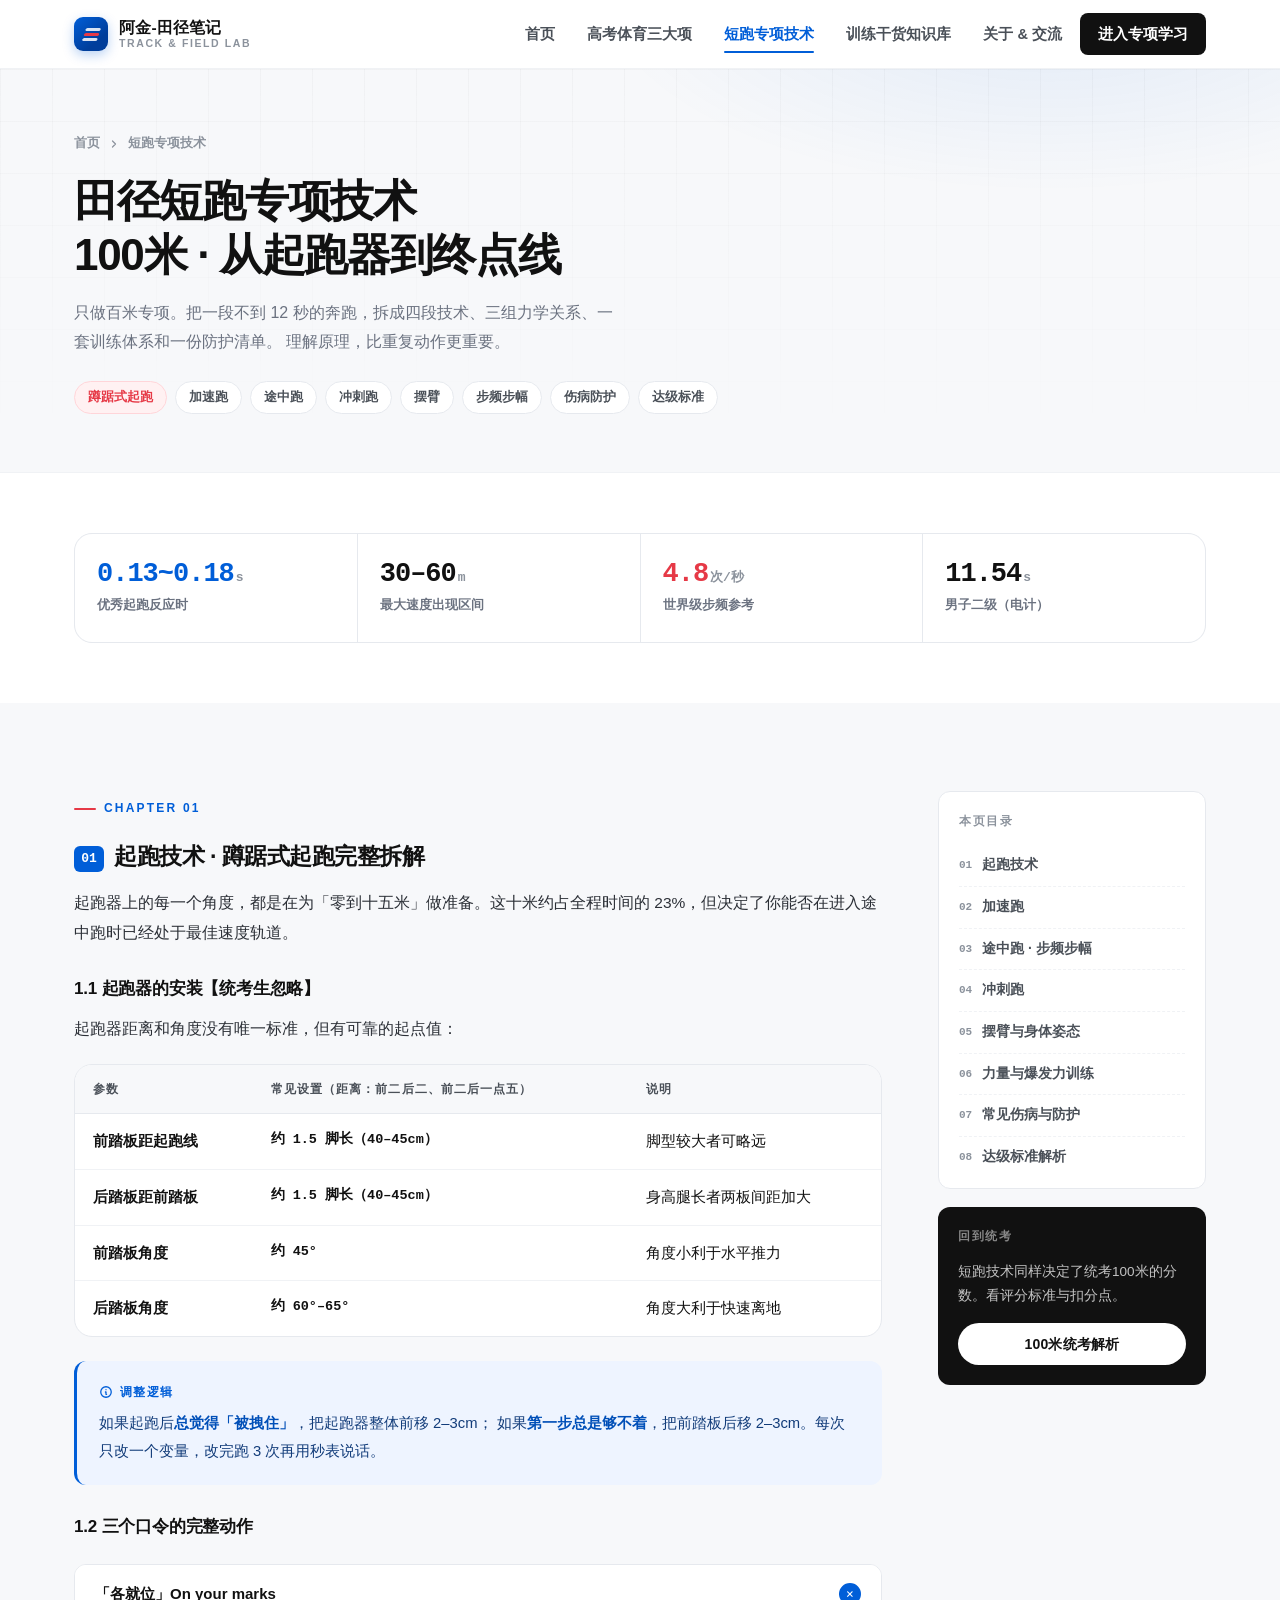
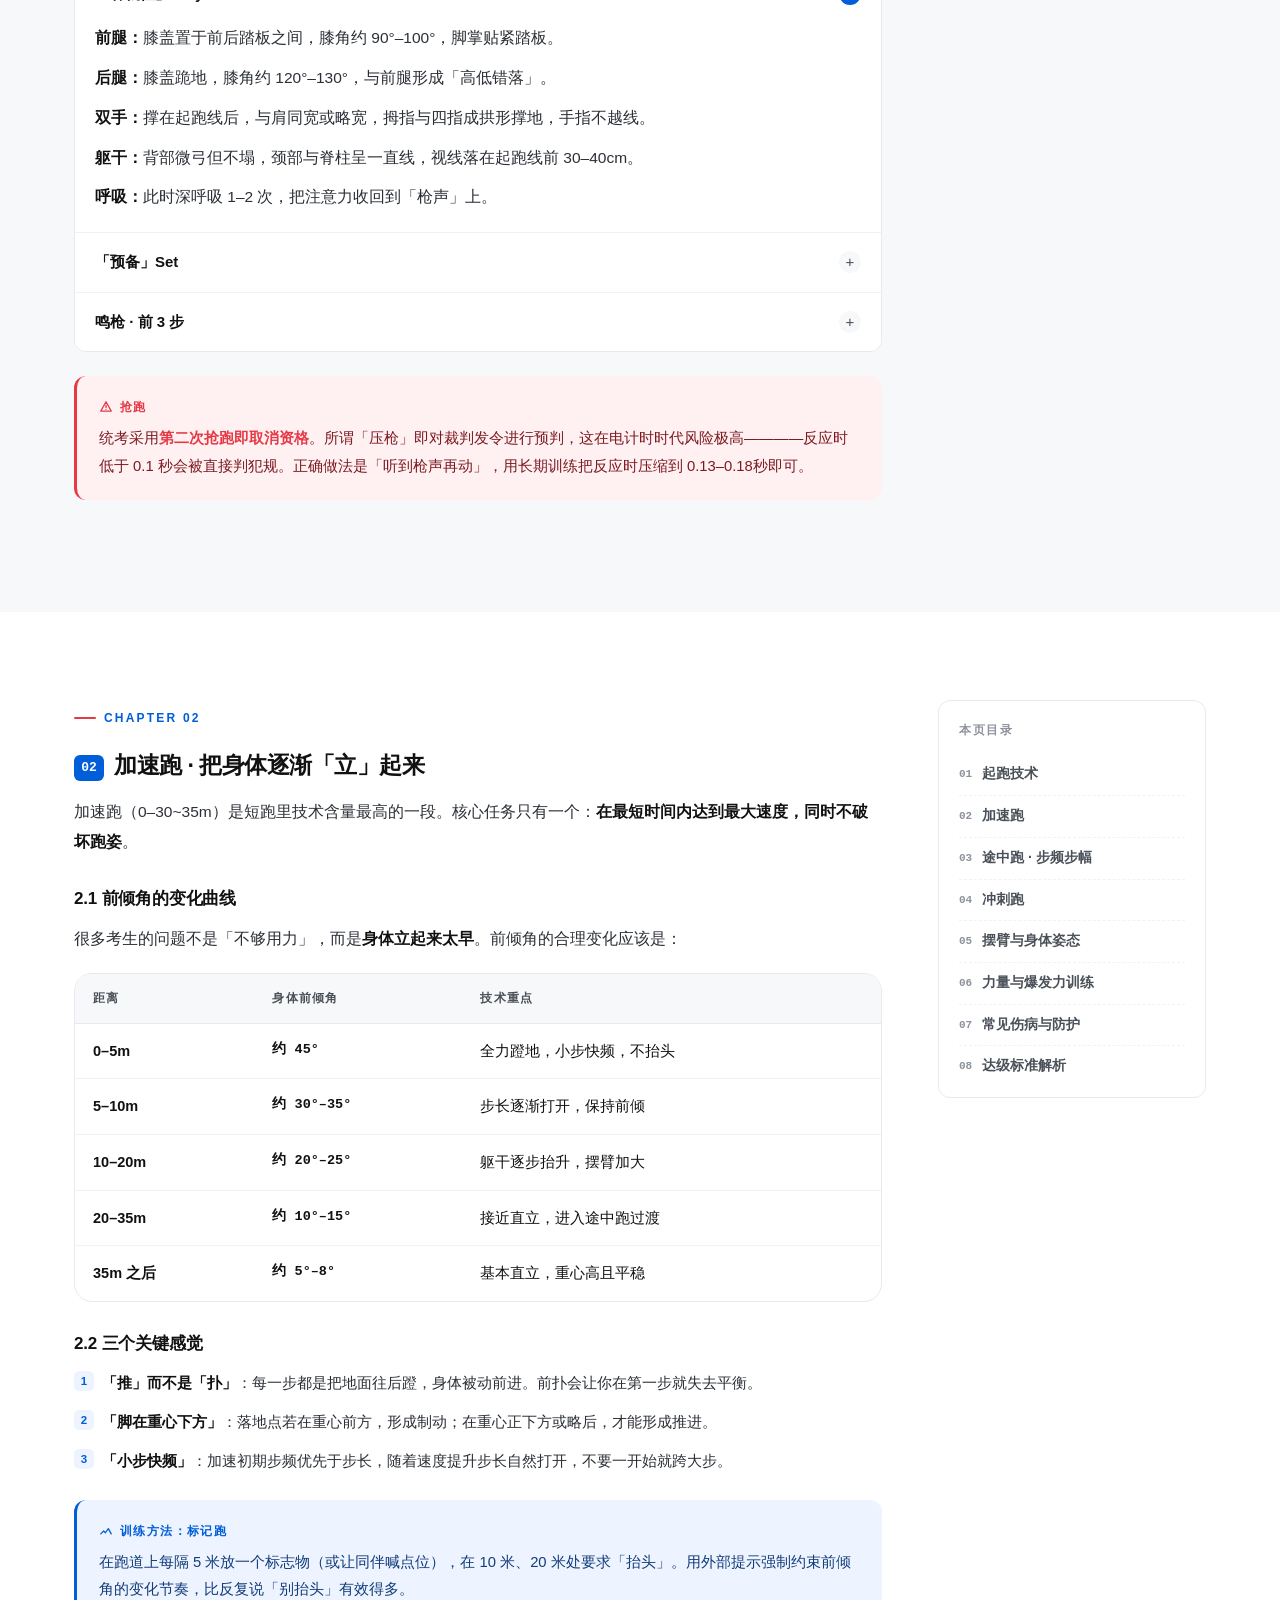
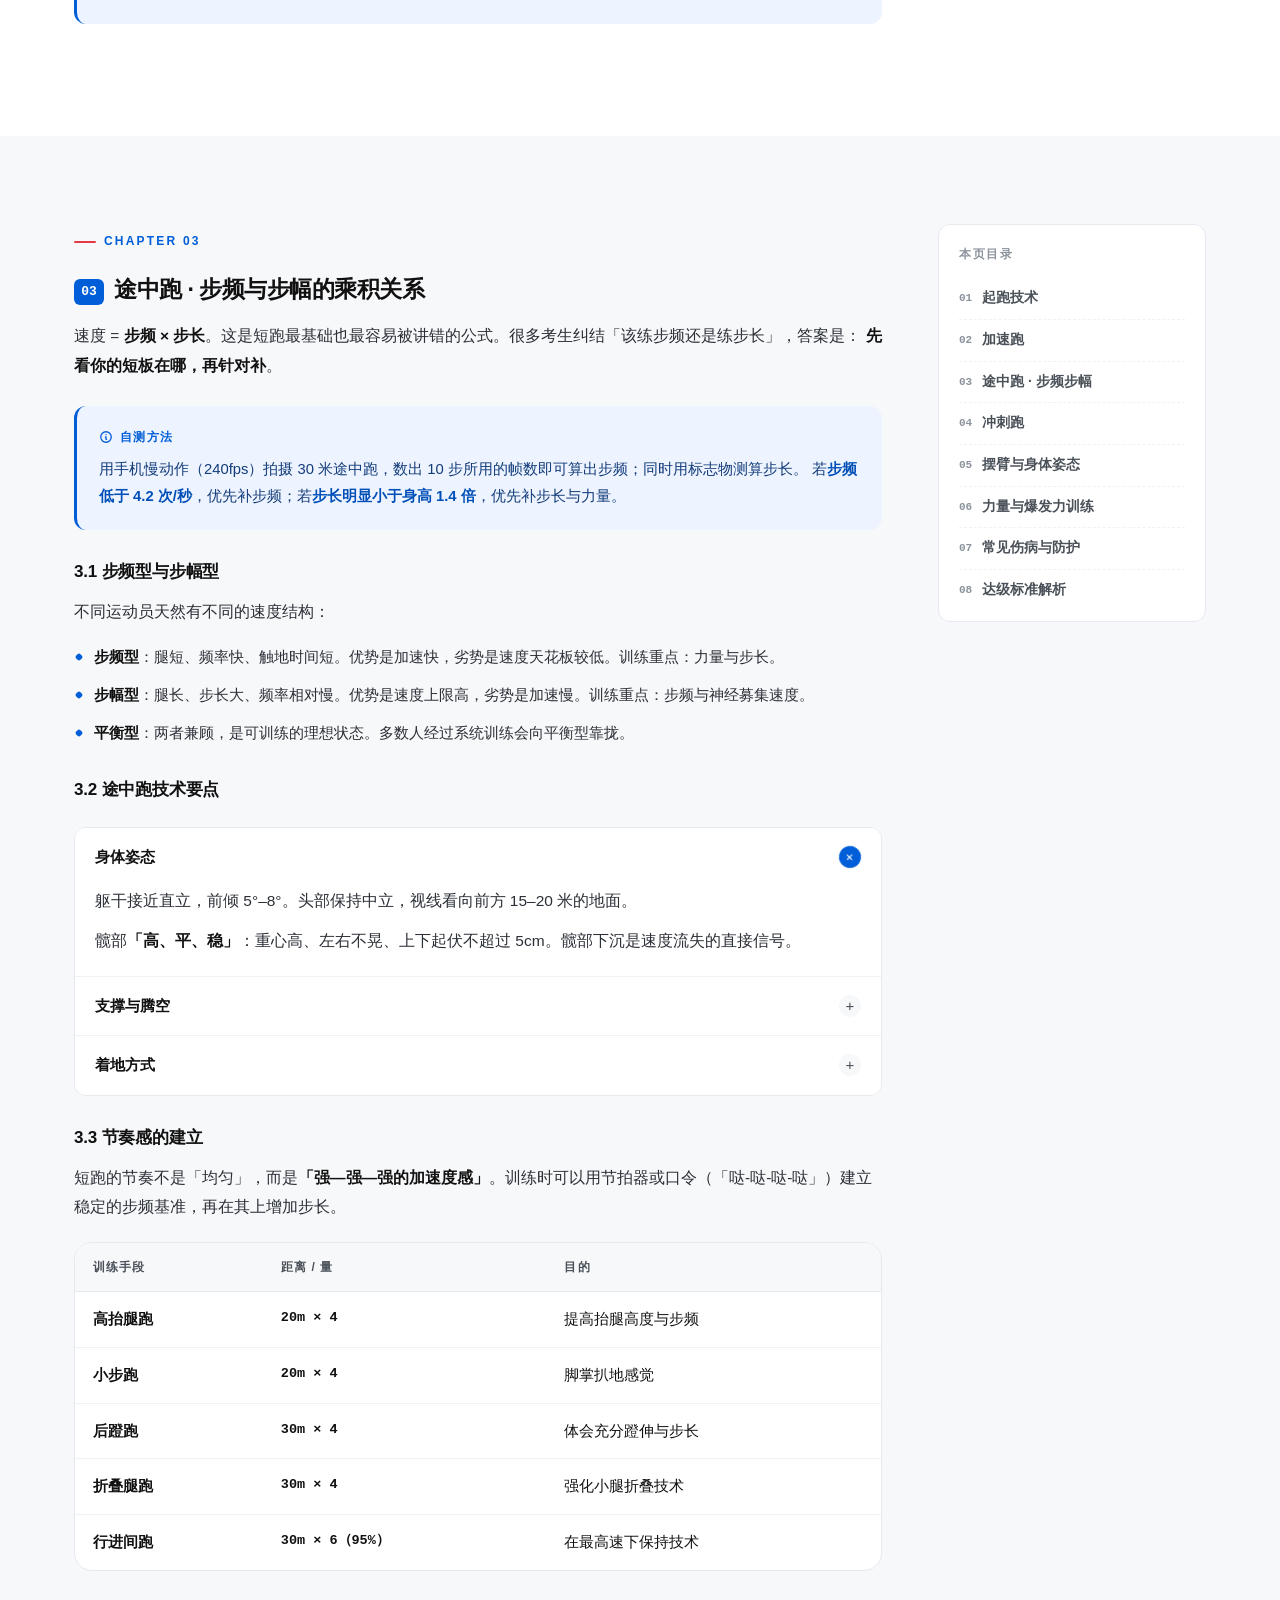
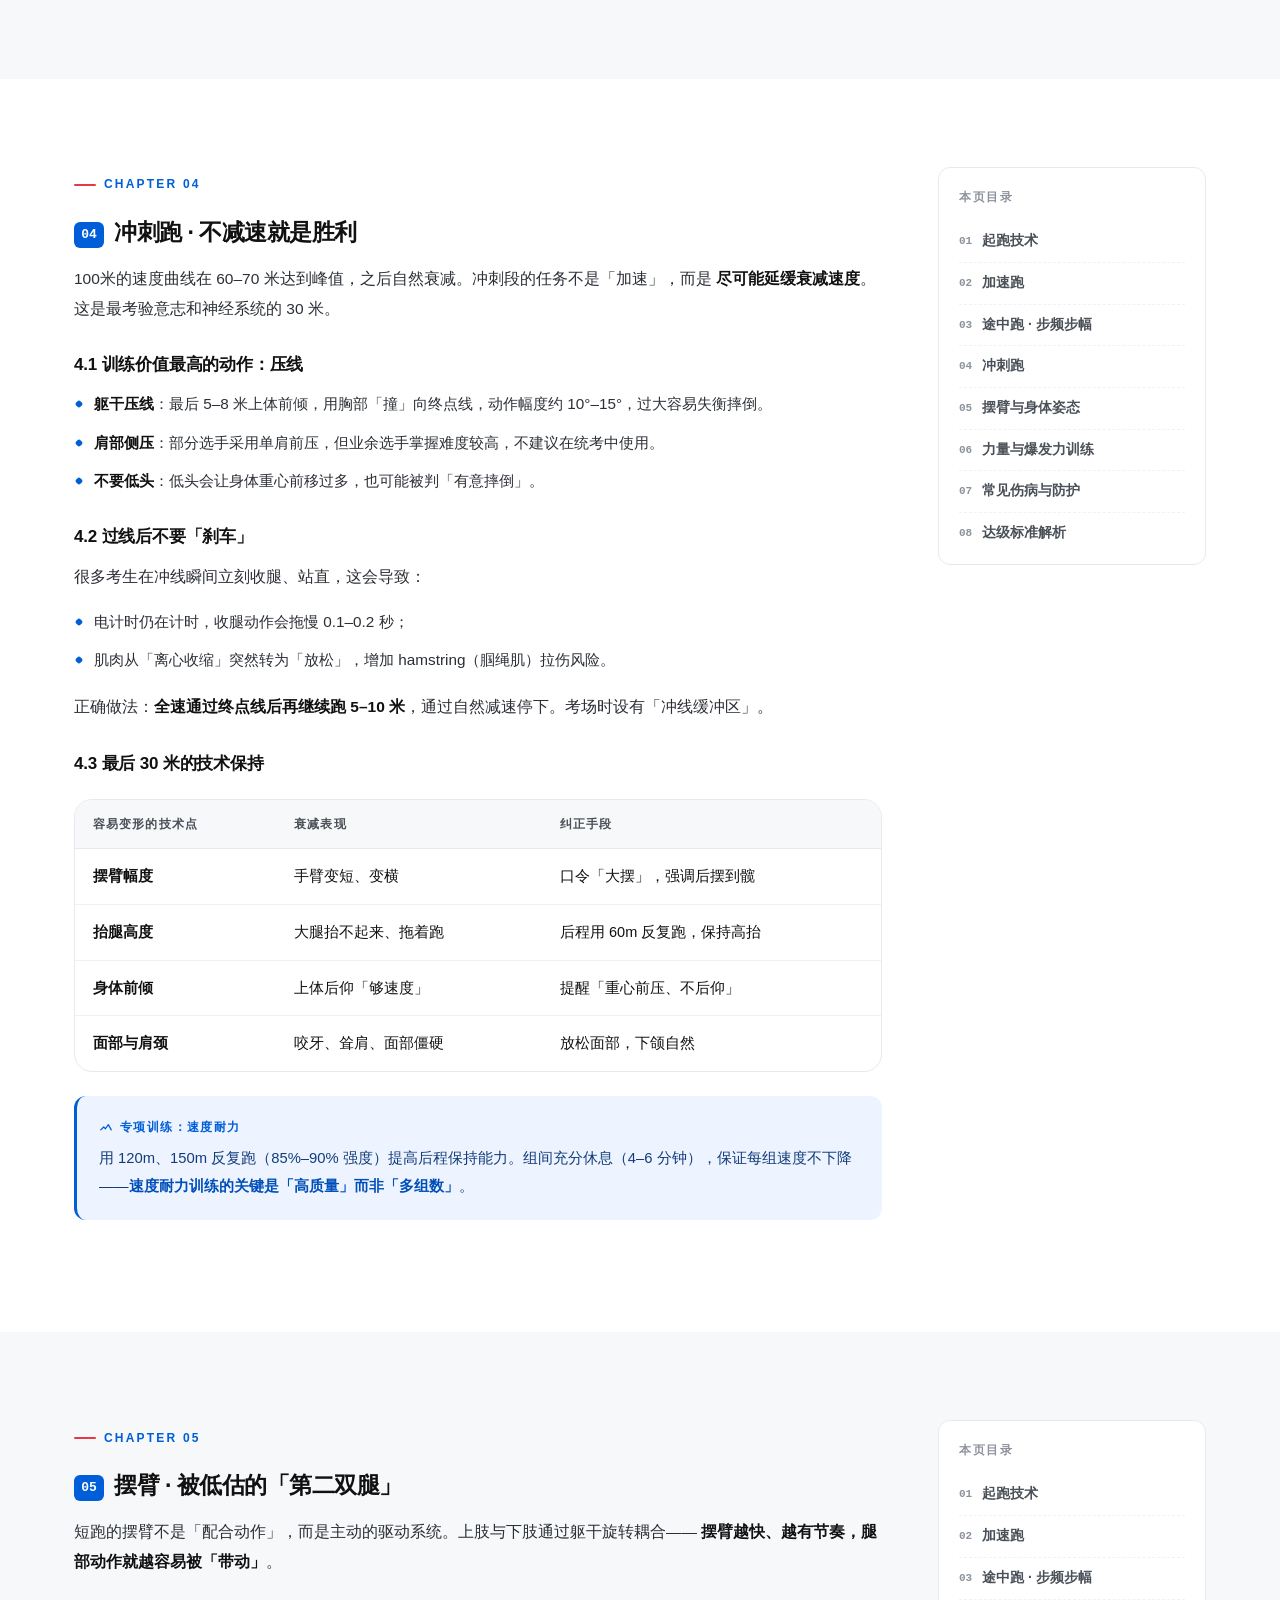
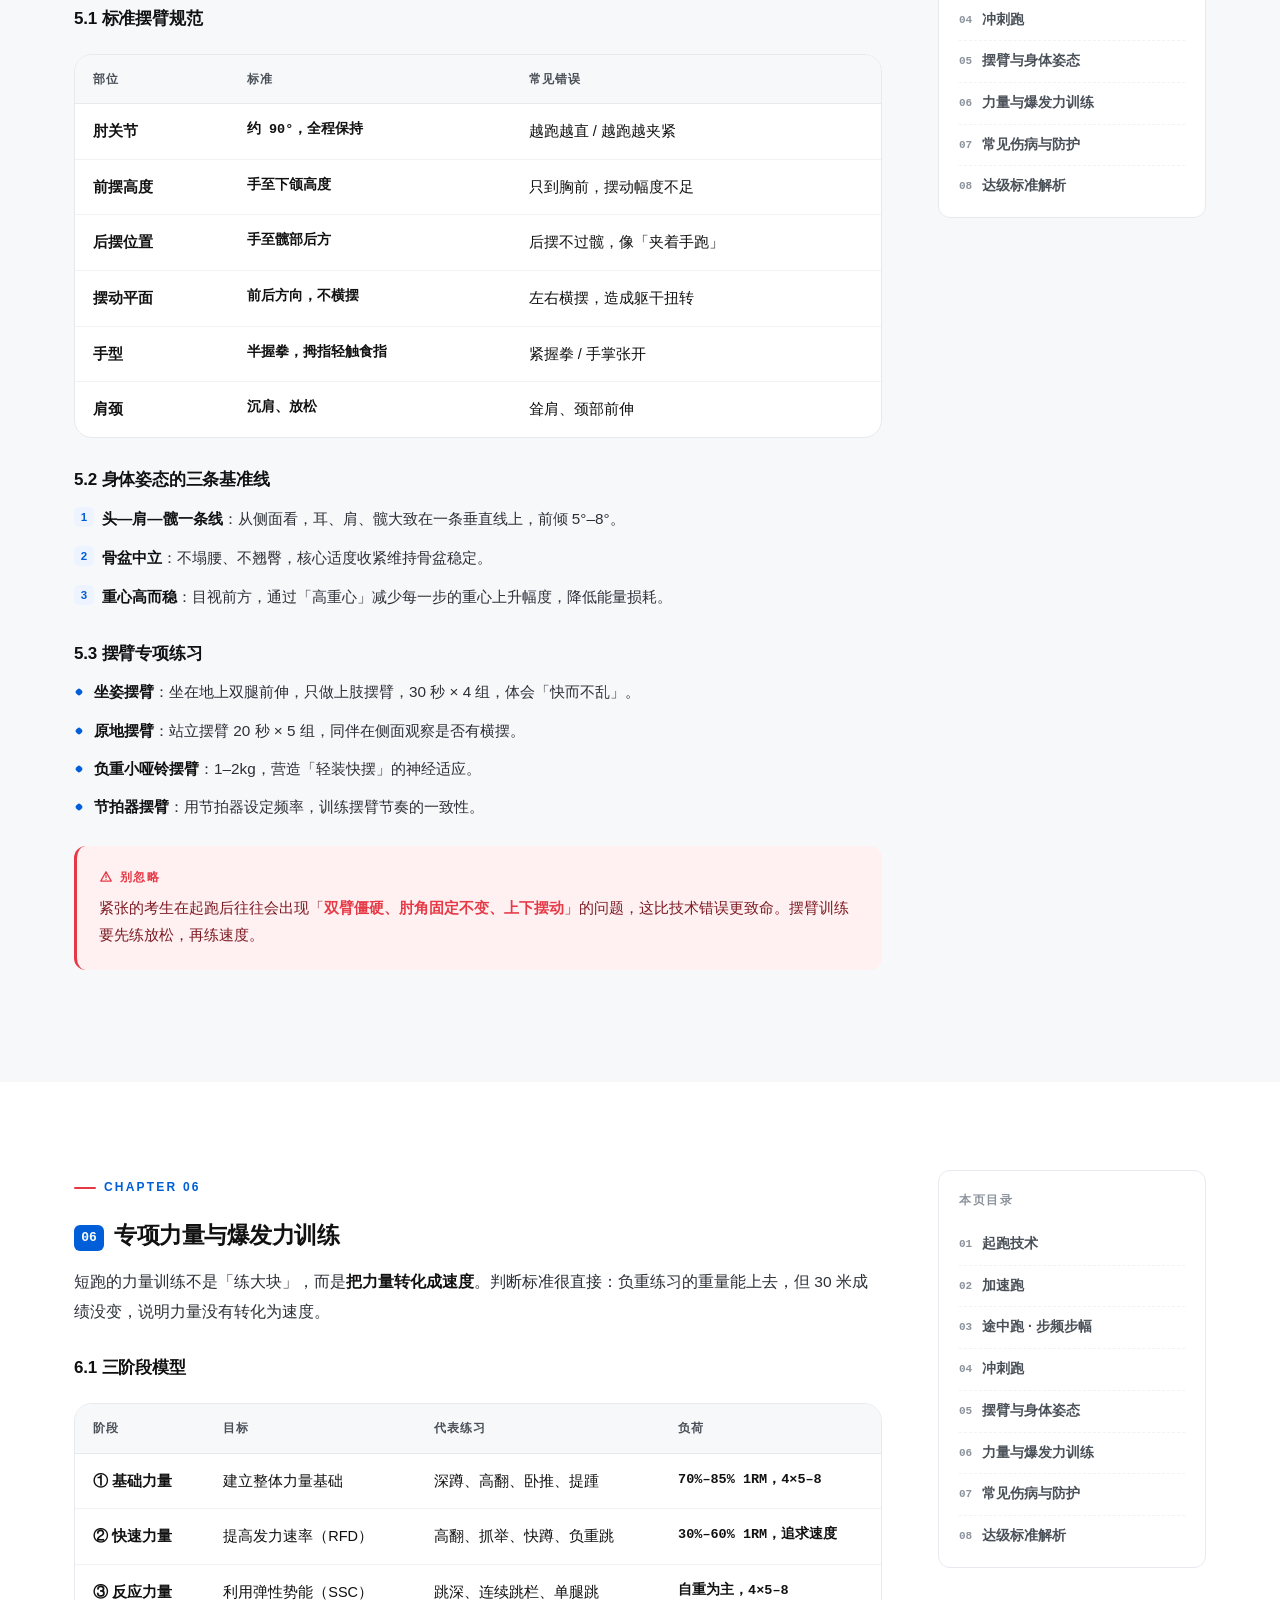
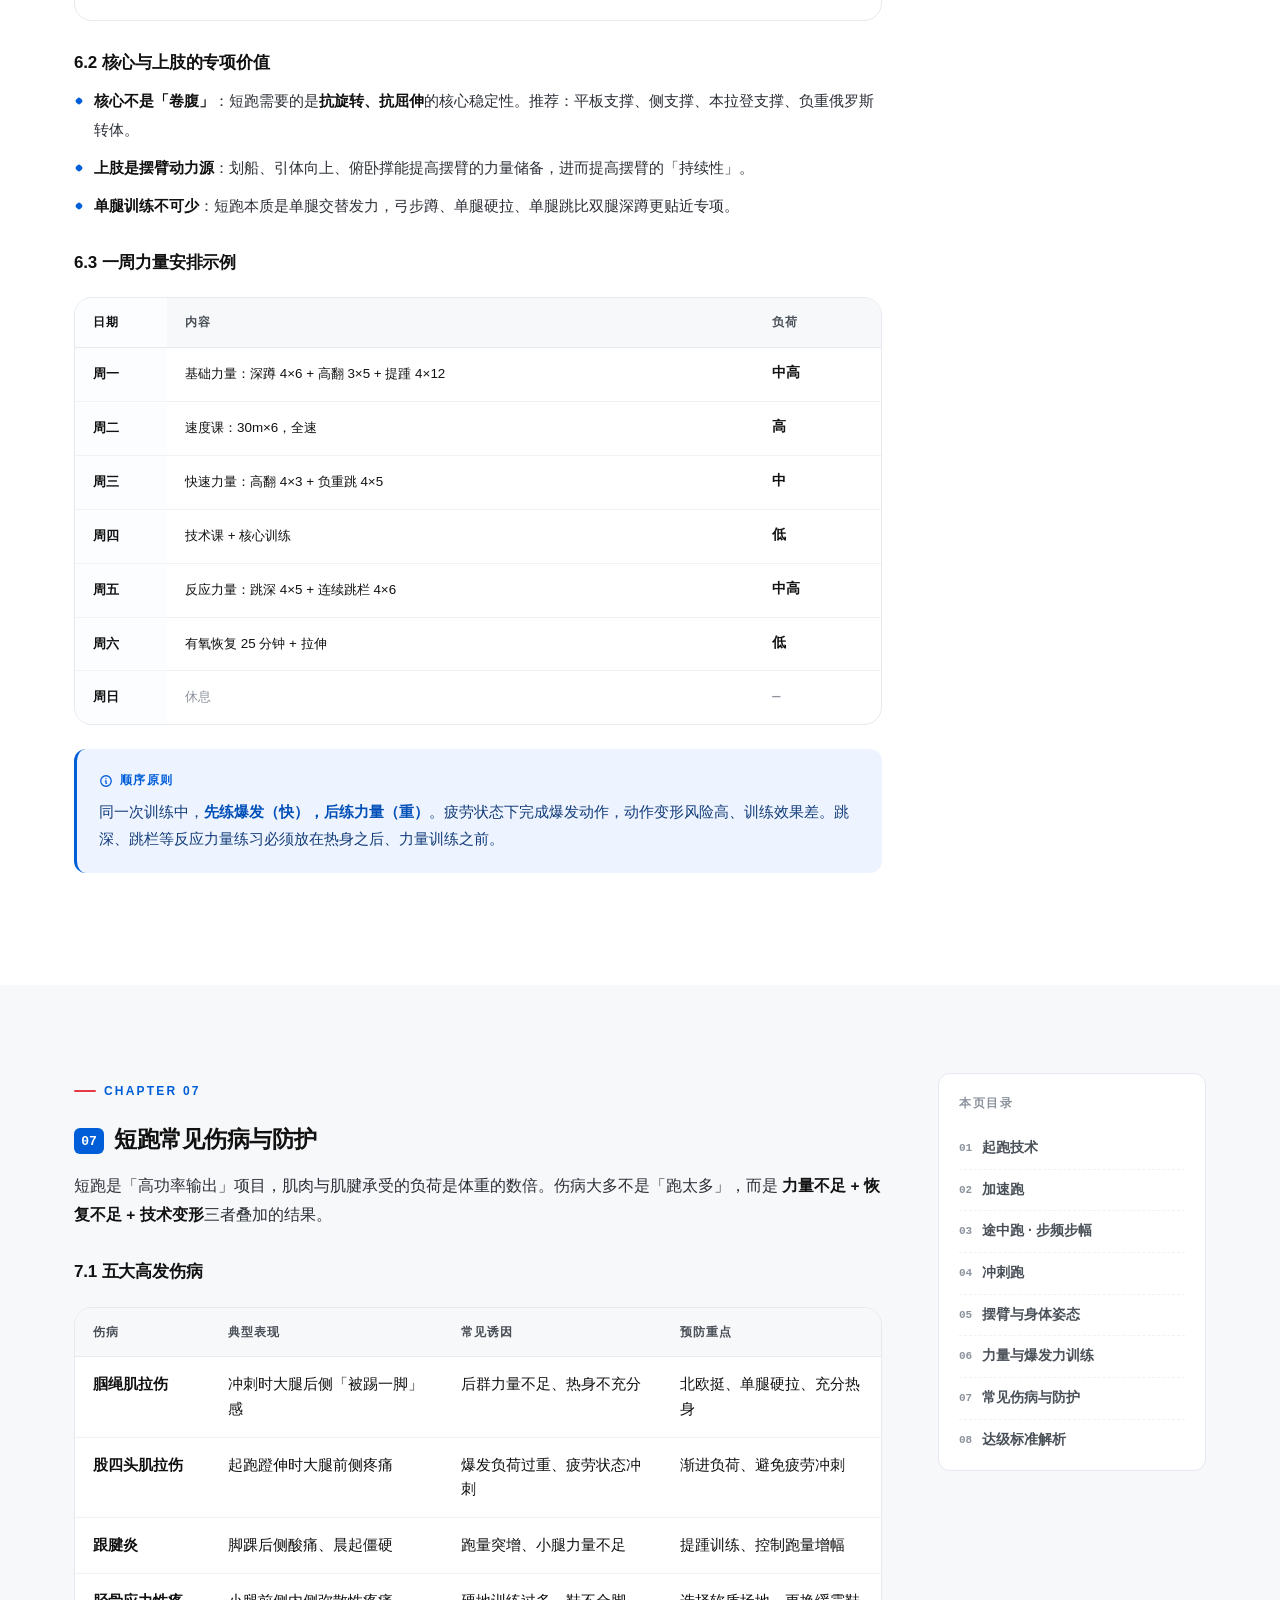
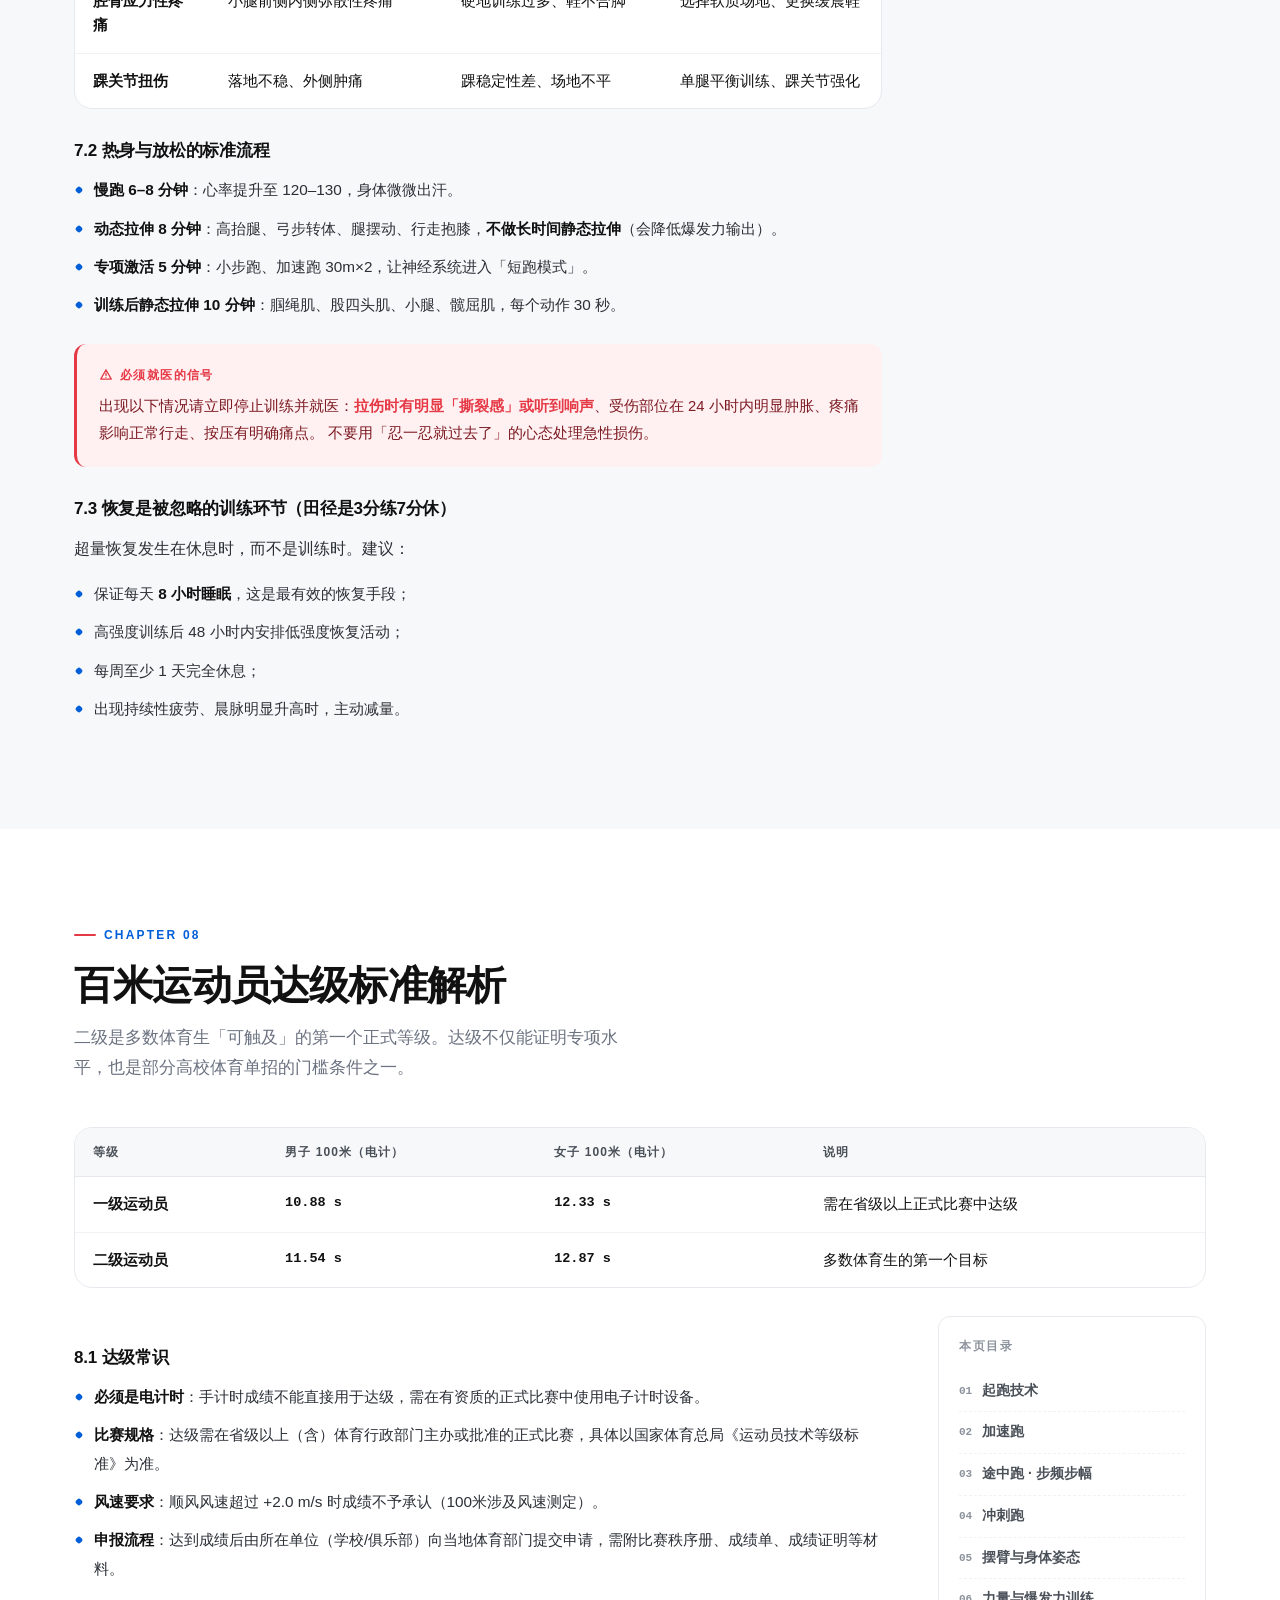
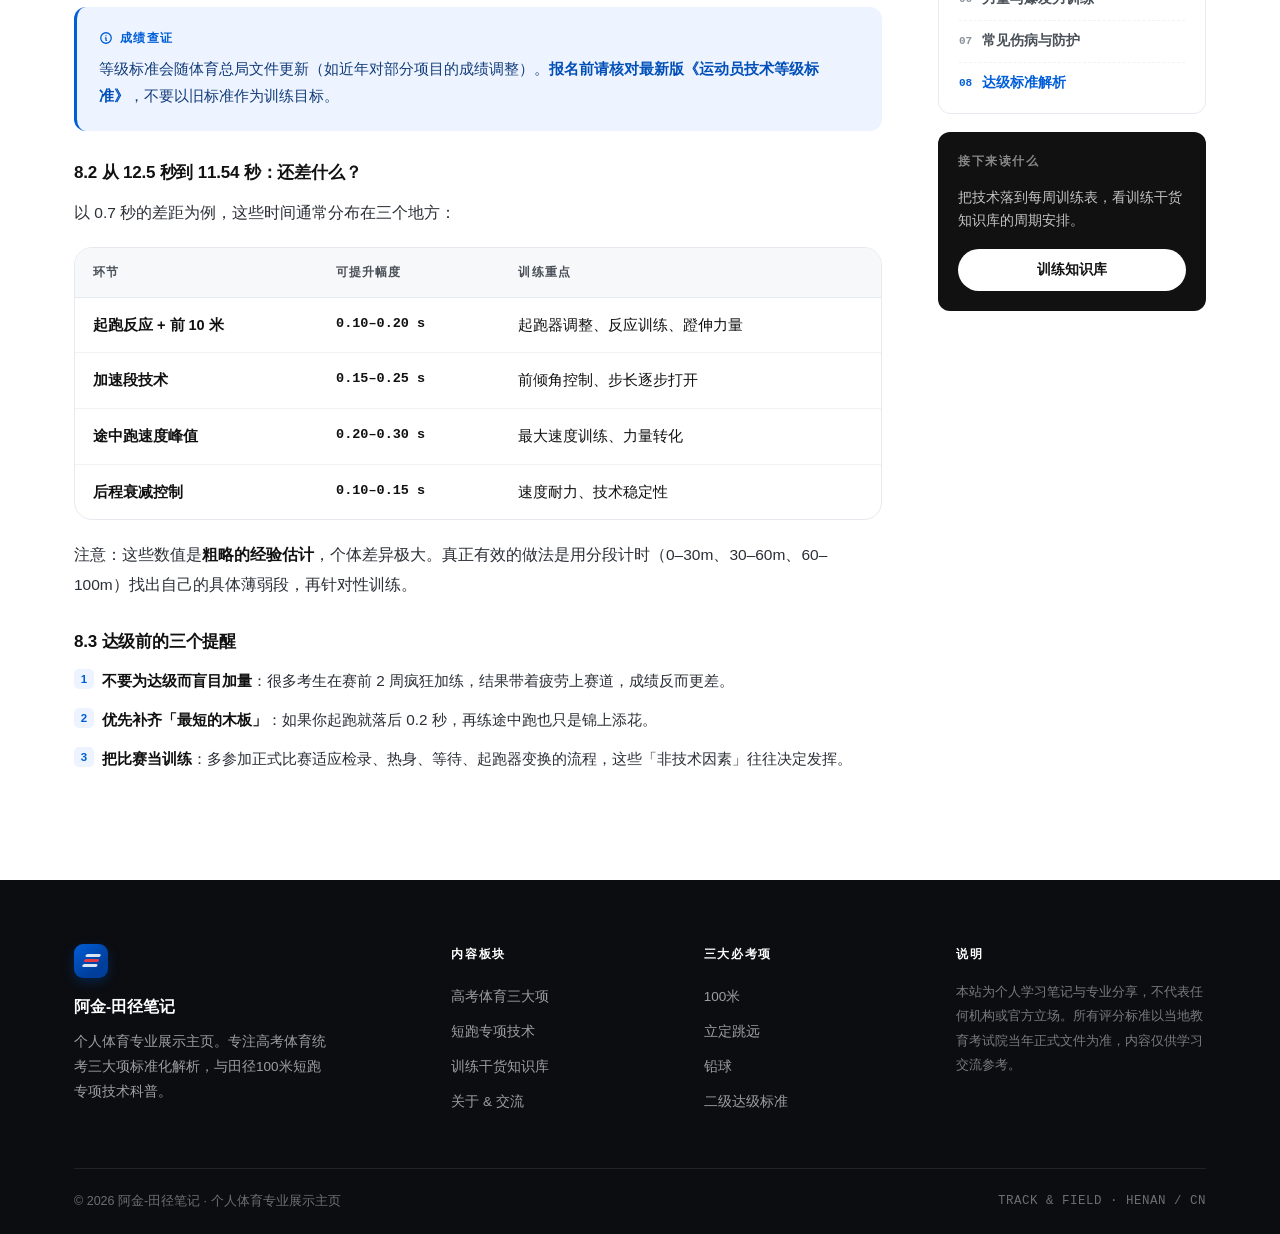
<file: sports/sprint.html>
<!DOCTYPE html>
<html lang="zh-CN">
<head>
<meta charset="UTF-8">
<meta name="viewport" content="width=device-width, initial-scale=1">
<title>田径短跑专项技术 ｜ 100米技术拆解与训练体系</title>
<meta name="description" content="100米短跑专项深度科普：蹲踞式起跑拆解、加速跑途中跑冲刺跑技术、摆臂步频步幅、常见伤病防护、专项力量爆发力训练、二级运动员达级标准。">
<link rel="stylesheet" href="css/style.css">
</head>
<body>

<header class="nav">
  <div class="wrap nav-inner">
    <a href="index.html" class="brand">
      <span class="brand-mark"></span>
      <span class="brand-txt"><b>阿金-田径笔记</b><span>Track &amp; Field Lab</span></span>
    </a>
    <nav class="nav-links" id="navLinks">
      <a href="index.html">首页</a>
      <a href="exams.html">高考体育三大项</a>
      <a href="sprint.html" class="active">短跑专项技术</a>
      <a href="library.html">训练干货知识库</a>
      <a href="about.html">关于 &amp; 交流</a>
      <a href="sprint.html" class="nav-cta">进入专项学习</a>
    </nav>
    <button class="burger" aria-label="打开菜单" aria-expanded="false"><span></span><span></span><span></span></button>
  </div>
</header>

<!-- ================= 页头 ================= -->
<section class="page-head">
  <div class="wrap">
    <div class="crumb">
      <a href="index.html">首页</a>
      <svg viewBox="0 0 24 24" fill="none" stroke="currentColor" stroke-width="2.4" stroke-linecap="round" stroke-linejoin="round"><path d="M9 6l6 6-6 6"/></svg>
      <span>短跑专项技术</span>
    </div>
    <h1>田径短跑专项技术<br>100米 · 从起跑器到终点线</h1>
    <p class="lede">
      只做百米专项。把一段不到 12 秒的奔跑，拆成四段技术、三组力学关系、一套训练体系和一份防护清单。
      理解原理，比重复动作更重要。
    </p>
    <div class="page-tags">
      <span class="hot">蹲踞式起跑</span>
      <span>加速跑</span>
      <span>途中跑</span>
      <span>冲刺跑</span>
      <span>摆臂</span>
      <span>步频步幅</span>
      <span>伤病防护</span>
      <span>达级标准</span>
    </div>
  </div>
</section>

<!-- ================= 速度曲线 ================= -->
<section class="section-sm">
  <div class="wrap">
    <div class="metric-row reveal">
      <div class="metric accent"><b>0.13~0.18<span class="u">s</span></b><span>优秀起跑反应时</span></div>
      <div class="metric"><b>30–60<span class="u">m</span></b><span>最大速度出现区间</span></div>
      <div class="metric accent-red"><b>4.8<span class="u">次/秒</span></b><span>世界级步频参考</span></div>
      <div class="metric"><b>11.54<span class="u">s</span></b><span>男子二级（电计）</span></div>
    </div>
  </div>
</section>

<!-- ================= 起跑 ================= -->
<section class="section bg-soft" id="start">
  <div class="wrap">
    <div class="article-layout">
      <div class="prose">
        <span class="eyebrow">Chapter 01</span>
        <h2 style="margin-top:14px"><span class="idx">01</span>起跑技术 · 蹲踞式起跑完整拆解</h2>
        <p style="margin-bottom:26px">
          起跑器上的每一个角度，都是在为「零到十五米」做准备。这十米约占全程时间的 23%，但决定了你能否在进入途中跑时已经处于最佳速度轨道。
        </p>

        <h3>1.1 起跑器的安装【统考生忽略】</h3>
        <p>起跑器距离和角度没有唯一标准，但有可靠的起点值：</p>
        <div class="tbl-wrap" style="margin:20px 0">
          <div class="tbl-scroll">
            <table class="tbl">
              <thead><tr><th>参数</th><th>常见设置（距离：前二后二、前二后一点五）</th><th>说明</th></tr></thead>
              <tbody>
                <tr><td class="strong">前踏板距起跑线</td><td class="mono">约 1.5 脚长（40–45cm）</td><td>脚型较大者可略远</td></tr>
                <tr><td class="strong">后踏板距前踏板</td><td class="mono">约 1.5 脚长（40–45cm）</td><td>身高腿长者两板间距加大</td></tr>
                <tr><td class="strong">前踏板角度</td><td class="mono">约 45°</td><td>角度小利于水平推力</td></tr>
                <tr><td class="strong">后踏板角度</td><td class="mono">约 60°–65°</td><td>角度大利于快速离地</td></tr>
              </tbody>
            </table>
          </div>
        </div>
        <div class="callout">
          <div class="ct">
            <svg viewBox="0 0 24 24" fill="none" stroke="currentColor" stroke-width="2.2" stroke-linecap="round" stroke-linejoin="round"><circle cx="12" cy="12" r="9"/><path d="M12 8h.01M11 12h1v4h1"/></svg>
            调整逻辑
          </div>
          如果起跑后<b>总觉得「被拽住」</b>，把起跑器整体前移 2–3cm；
          如果<b>第一步总是够不着</b>，把前踏板后移 2–3cm。每次只改一个变量，改完跑 3 次再用秒表说话。
        </div>

        <h3>1.2 三个口令的完整动作</h3>
        <div class="acc" data-acc-group style="margin:22px 0">
          <div class="acc-item open">
            <button class="acc-btn" aria-expanded="true">「各就位」On your marks <span class="plus">+</span></button>
            <div class="acc-panel" style="max-height:none">
              <div class="acc-panel-inner">
                <p><b>前腿：</b>膝盖置于前后踏板之间，膝角约 90°–100°，脚掌贴紧踏板。</p>
                <p><b>后腿：</b>膝盖跪地，膝角约 120°–130°，与前腿形成「高低错落」。</p>
                <p><b>双手：</b>撑在起跑线后，与肩同宽或略宽，拇指与四指成拱形撑地，手指不越线。</p>
                <p><b>躯干：</b>背部微弓但不塌，颈部与脊柱呈一直线，视线落在起跑线前 30–40cm。</p>
                <p><b>呼吸：</b>此时深呼吸 1–2 次，把注意力收回到「枪声」上。</p>
              </div>
            </div>
          </div>
          <div class="acc-item">
            <button class="acc-btn" aria-expanded="false">「预备」Set <span class="plus">+</span></button>
            <div class="acc-panel">
              <div class="acc-panel-inner">
                <p><b>抬臀：</b>臀部平稳、缓慢抬升至略高于肩线，不要猛抬也不要压平。</p>
                <p><b>前移：</b>肩部前移超过双手垂直线约 5–10cm，把体重分到两手与前腿。</p>
                <p><b>角度：</b>前腿膝角约 110°–120°，后腿约 130°–140°，两腿形成「拉满的弓」。</p>
                <p><b>静止：</b>抬到位后全身静止，任何晃动都会被判「未静止」。</p>
                <p>核心感觉：<b>整个人像被压紧的弹簧，随时会弹出去</b>。</p>
              </div>
            </div>
          </div>
          <div class="acc-item">
            <button class="acc-btn" aria-expanded="false">鸣枪 · 前 3 步 <span class="plus">+</span></button>
            <div class="acc-panel">
              <div class="acc-panel-inner">
                <p><b>第 1 步（后腿）：</b>双手快速推离地面，后腿全力蹬伸、以「扒地」方式落在重心正下方略前，第一步长度约 45–55cm。</p>
                <p><b>第 2 步（前腿）：</b>前腿接力蹬伸，身体保持约 45° 前倾，第二步长度约 70–80cm。</p>
                <p><b>第 3 步：</b>开始逐步打开幅度，但<b>仍不抬头</b>，前倾角保持在 35°–40°。</p>
                <p><b>摆臂：</b>第一步手臂就进入大幅前后摆，前摆手臂与后蹬腿形成对侧配合。</p>
              </div>
            </div>
          </div>
        </div>

        <div class="callout warn">
          <div class="ct">
            <svg viewBox="0 0 24 24" fill="none" stroke="currentColor" stroke-width="2.2" stroke-linecap="round" stroke-linejoin="round"><path d="M12 3l9 16H3z"/><path d="M12 9v4M12 16h.01"/></svg>
            抢跑
          </div>
          统考采用<b>第二次抢跑即取消资格</b>。所谓「压枪」即对裁判发令进行预判，这在电计时时代风险极高————反应时低于 0.1 秒会被直接判犯规。正确做法是「听到枪声再动」，用长期训练把反应时压缩到 0.13–0.18秒即可。
        </div>
      </div>

      <aside class="side">
        <div class="side-card">
          <h4>本页目录</h4>
          <div class="side-list">
            <a href="#start" class="on"><i>01</i>起跑技术</a>
            <a href="#accel"><i>02</i>加速跑</a>
            <a href="#rhythm"><i>03</i>途中跑 · 步频步幅</a>
            <a href="#dash"><i>04</i>冲刺跑</a>
            <a href="#arms"><i>05</i>摆臂与身体姿态</a>
            <a href="#power"><i>06</i>力量与爆发力训练</a>
            <a href="#injury"><i>07</i>常见伤病与防护</a>
            <a href="#standard"><i>08</i>达级标准解析</a>
          </div>
        </div>
        <div class="side-card side-cta">
          <h4>回到统考</h4>
          <p>短跑技术同样决定了统考100米的分数。看评分标准与扣分点。</p>
          <a href="exams.html#run" class="btn btn-on-dark btn-sm btn-block">100米统考解析</a>
        </div>
      </aside>
    </div>
  </div>
</section>

<!-- ================= 加速跑 ================= -->
<section class="section" id="accel">
  <div class="wrap">
    <div class="article-layout">
      <div class="prose">
        <span class="eyebrow">Chapter 02</span>
        <h2 style="margin-top:14px"><span class="idx">02</span>加速跑 · 把身体逐渐「立」起来</h2>
        <p style="margin-bottom:26px">
          加速跑（0–30~35m）是短跑里技术含量最高的一段。核心任务只有一个：<b>在最短时间内达到最大速度，同时不破坏跑姿</b>。
        </p>

        <h3>2.1 前倾角的变化曲线</h3>
        <p>很多考生的问题不是「不够用力」，而是<b>身体立起来太早</b>。前倾角的合理变化应该是：</p>
        <div class="tbl-wrap" style="margin:20px 0">
          <div class="tbl-scroll">
            <table class="tbl">
              <thead><tr><th>距离</th><th>身体前倾角</th><th>技术重点</th></tr></thead>
              <tbody>
                <tr><td class="strong">0–5m</td><td class="mono num">约 45°</td><td>全力蹬地，小步快频，不抬头</td></tr>
                <tr><td class="strong">5–10m</td><td class="mono num">约 30°–35°</td><td>步长逐渐打开，保持前倾</td></tr>
                <tr><td class="strong">10–20m</td><td class="mono num">约 20°–25°</td><td>躯干逐步抬升，摆臂加大</td></tr>
                <tr><td class="strong">20–35m</td><td class="mono num">约 10°–15°</td><td>接近直立，进入途中跑过渡</td></tr>
                <tr><td class="strong">35m 之后</td><td class="mono num">约 5°–8°</td><td>基本直立，重心高且平稳</td></tr>
              </tbody>
            </table>
          </div>
        </div>

        <h3>2.2 三个关键感觉</h3>
        <ol>
          <li><b>「推」而不是「扑」</b>：每一步都是把地面往后蹬，身体被动前进。前扑会让你在第一步就失去平衡。</li>
          <li><b>「脚在重心下方」</b>：落地点若在重心前方，形成制动；在重心正下方或略后，才能形成推进。</li>
          <li><b>「小步快频」</b>：加速初期步频优先于步长，随着速度提升步长自然打开，不要一开始就跨大步。</li>
        </ol>

        <div class="callout">
          <div class="ct">
            <svg viewBox="0 0 24 24" fill="none" stroke="currentColor" stroke-width="2.2" stroke-linecap="round" stroke-linejoin="round"><path d="M3 17l5-5 3 3 5-7 5 9"/></svg>
            训练方法：标记跑
          </div>
          在跑道上每隔 5 米放一个标志物（或让同伴喊点位），在 10 米、20 米处要求「抬头」。用外部提示强制约束前倾角的变化节奏，比反复说「别抬头」有效得多。
        </div>
      </div>
      <aside class="side">
        <div class="side-card">
          <h4>本页目录</h4>
          <div class="side-list">
            <a href="#start"><i>01</i>起跑技术</a>
            <a href="#accel" class="on"><i>02</i>加速跑</a>
            <a href="#rhythm"><i>03</i>途中跑 · 步频步幅</a>
            <a href="#dash"><i>04</i>冲刺跑</a>
            <a href="#arms"><i>05</i>摆臂与身体姿态</a>
            <a href="#power"><i>06</i>力量与爆发力训练</a>
            <a href="#injury"><i>07</i>常见伤病与防护</a>
            <a href="#standard"><i>08</i>达级标准解析</a>
          </div>
        </div>
      </aside>
    </div>
  </div>
</section>

<!-- ================= 途中跑 / 步频步幅 ================= -->
<section class="section bg-soft" id="rhythm">
  <div class="wrap">
    <div class="article-layout">
      <div class="prose">
        <span class="eyebrow">Chapter 03</span>
        <h2 style="margin-top:14px"><span class="idx">03</span>途中跑 · 步频与步幅的乘积关系</h2>
        <p style="margin-bottom:26px">
          速度 = <b>步频 × 步长</b>。这是短跑最基础也最容易被讲错的公式。很多考生纠结「该练步频还是练步长」，答案是：
          <b>先看你的短板在哪，再针对补</b>。
        </p>

        <div class="callout">
          <div class="ct">
            <svg viewBox="0 0 24 24" fill="none" stroke="currentColor" stroke-width="2.2" stroke-linecap="round" stroke-linejoin="round"><circle cx="12" cy="12" r="9"/><path d="M12 8h.01M11 12h1v4h1"/></svg>
            自测方法
          </div>
          用手机慢动作（240fps）拍摄 30 米途中跑，数出 10 步所用的帧数即可算出步频；同时用标志物测算步长。
          若<b>步频低于 4.2 次/秒</b>，优先补步频；若<b>步长明显小于身高 1.4 倍</b>，优先补步长与力量。
        </div>

        <h3>3.1 步频型与步幅型</h3>
        <p>不同运动员天然有不同的速度结构：</p>
        <ul>
          <li><b>步频型</b>：腿短、频率快、触地时间短。优势是加速快，劣势是速度天花板较低。训练重点：力量与步长。</li>
          <li><b>步幅型</b>：腿长、步长大、频率相对慢。优势是速度上限高，劣势是加速慢。训练重点：步频与神经募集速度。</li>
          <li><b>平衡型</b>：两者兼顾，是可训练的理想状态。多数人经过系统训练会向平衡型靠拢。</li>
        </ul>

        <h3>3.2 途中跑技术要点</h3>
        <div class="acc" data-acc-group style="margin:22px 0">
          <div class="acc-item open">
            <button class="acc-btn" aria-expanded="true">身体姿态 <span class="plus">+</span></button>
            <div class="acc-panel" style="max-height:none">
              <div class="acc-panel-inner">
                <p>躯干接近直立，前倾 5°–8°。头部保持中立，视线看向前方 15–20 米的地面。</p>
                <p>髋部<b>「高、平、稳」</b>：重心高、左右不晃、上下起伏不超过 5cm。髋部下沉是速度流失的直接信号。</p>
              </div>
            </div>
          </div>
          <div class="acc-item">
            <button class="acc-btn" aria-expanded="false">支撑与腾空 <span class="plus">+</span></button>
            <div class="acc-panel">
              <div class="acc-panel-inner">
                <p>支撑腿着地瞬间膝微屈，随即快速蹬伸；摆动腿积极前摆，大腿高抬至与地面接近平行。</p>
                <p><b>折叠是关键技术：</b>摆动腿后摆时小腿充分折叠（脚跟贴近臀部），折叠越充分，前摆半径越小，摆动速度越快。</p>
                <p>前摆到最高点后主动「下压扒地」，而不是等重力把脚落下去。</p>
              </div>
            </div>
          </div>
          <div class="acc-item">
            <button class="acc-btn" aria-expanded="false">着地方式 <span class="plus">+</span></button>
            <div class="acc-panel">
              <div class="acc-panel-inner">
                <p>前脚掌先着地，踝关节保持适度刚性（不完全绷死、也不过度放松）。</p>
                <p>着地点在重心正下方或略前 5–10cm。<b>落在重心前方越远，制动越大</b>。</p>
                <p>触地时间越短越好，世界级选手途中跑触地时间可短至 0.08–0.10 秒。</p>
              </div>
            </div>
          </div>
        </div>

        <h3>3.3 节奏感的建立</h3>
        <p>短跑的节奏不是「均匀」，而是<b>「强—强—强的加速度感」</b>。训练时可以用节拍器或口令（「哒-哒-哒-哒」）建立稳定的步频基准，再在其上增加步长。</p>
        <div class="tbl-wrap" style="margin:20px 0">
          <div class="tbl-scroll">
            <table class="tbl">
              <thead><tr><th>训练手段</th><th>距离 / 量</th><th>目的</th></tr></thead>
              <tbody>
                <tr><td class="strong">高抬腿跑</td><td class="mono">20m × 4</td><td>提高抬腿高度与步频</td></tr>
                <tr><td class="strong">小步跑</td><td class="mono">20m × 4</td><td>脚掌扒地感觉</td></tr>
                <tr><td class="strong">后蹬跑</td><td class="mono">30m × 4</td><td>体会充分蹬伸与步长</td></tr>
                <tr><td class="strong">折叠腿跑</td><td class="mono">30m × 4</td><td>强化小腿折叠技术</td></tr>
                <tr><td class="strong">行进间跑</td><td class="mono">30m × 6（95%）</td><td>在最高速下保持技术</td></tr>
              </tbody>
            </table>
          </div>
        </div>
      </div>
      <aside class="side">
        <div class="side-card">
          <h4>本页目录</h4>
          <div class="side-list">
            <a href="#start"><i>01</i>起跑技术</a>
            <a href="#accel"><i>02</i>加速跑</a>
            <a href="#rhythm" class="on"><i>03</i>途中跑 · 步频步幅</a>
            <a href="#dash"><i>04</i>冲刺跑</a>
            <a href="#arms"><i>05</i>摆臂与身体姿态</a>
            <a href="#power"><i>06</i>力量与爆发力训练</a>
            <a href="#injury"><i>07</i>常见伤病与防护</a>
            <a href="#standard"><i>08</i>达级标准解析</a>
          </div>
        </div>
      </aside>
    </div>
  </div>
</section>

<!-- ================= 冲刺跑 ================= -->
<section class="section" id="dash">
  <div class="wrap">
    <div class="article-layout">
      <div class="prose">
        <span class="eyebrow">Chapter 04</span>
        <h2 style="margin-top:14px"><span class="idx">04</span>冲刺跑 · 不减速就是胜利</h2>
        <p style="margin-bottom:26px">
          100米的速度曲线在 60–70 米达到峰值，之后自然衰减。冲刺段的任务不是「加速」，而是
          <b>尽可能延缓衰减速度</b>。这是最考验意志和神经系统的 30 米。
        </p>

        <h3>4.1 训练价值最高的动作：压线</h3>
        <ul>
          <li><b>躯干压线</b>：最后 5–8 米上体前倾，用胸部「撞」向终点线，动作幅度约 10°–15°，过大容易失衡摔倒。</li>
          <li><b>肩部侧压</b>：部分选手采用单肩前压，但业余选手掌握难度较高，不建议在统考中使用。</li>
          <li><b>不要低头</b>：低头会让身体重心前移过多，也可能被判「有意摔倒」。</li>
        </ul>

        <h3>4.2 过线后不要「刹车」</h3>
        <p>很多考生在冲线瞬间立刻收腿、站直，这会导致：</p>
        <ul>
          <li>电计时仍在计时，收腿动作会拖慢 0.1–0.2 秒；</li>
          <li>肌肉从「离心收缩」突然转为「放松」，增加 hamstring（腘绳肌）拉伤风险。</li>
        </ul>
        <p>正确做法：<b>全速通过终点线后再继续跑 5–10 米</b>，通过自然减速停下。考场时设有「冲线缓冲区」。</p>

        <h3>4.3 最后 30 米的技术保持</h3>
        <div class="tbl-wrap" style="margin:20px 0">
          <div class="tbl-scroll">
            <table class="tbl">
              <thead><tr><th>容易变形的技术点</th><th>衰减表现</th><th>纠正手段</th></tr></thead>
              <tbody>
                <tr><td class="strong">摆臂幅度</td><td>手臂变短、变横</td><td>口令「大摆」，强调后摆到髋</td></tr>
                <tr><td class="strong">抬腿高度</td><td>大腿抬不起来、拖着跑</td><td>后程用 60m 反复跑，保持高抬</td></tr>
                <tr><td class="strong">身体前倾</td><td>上体后仰「够速度」</td><td>提醒「重心前压、不后仰」</td></tr>
                <tr><td class="strong">面部与肩颈</td><td>咬牙、耸肩、面部僵硬</td><td>放松面部，下颌自然</td></tr>
              </tbody>
            </table>
          </div>
        </div>
        <div class="callout">
          <div class="ct">
            <svg viewBox="0 0 24 24" fill="none" stroke="currentColor" stroke-width="2.2" stroke-linecap="round" stroke-linejoin="round"><path d="M3 17l5-5 3 3 5-7 5 9"/></svg>
            专项训练：速度耐力
          </div>
          用 120m、150m 反复跑（85%–90% 强度）提高后程保持能力。组间充分休息（4–6 分钟），保证每组速度不下降——<b>速度耐力训练的关键是「高质量」而非「多组数」</b>。
        </div>
      </div>
      <aside class="side">
        <div class="side-card">
          <h4>本页目录</h4>
          <div class="side-list">
            <a href="#start"><i>01</i>起跑技术</a>
            <a href="#accel"><i>02</i>加速跑</a>
            <a href="#rhythm"><i>03</i>途中跑 · 步频步幅</a>
            <a href="#dash" class="on"><i>04</i>冲刺跑</a>
            <a href="#arms"><i>05</i>摆臂与身体姿态</a>
            <a href="#power"><i>06</i>力量与爆发力训练</a>
            <a href="#injury"><i>07</i>常见伤病与防护</a>
            <a href="#standard"><i>08</i>达级标准解析</a>
          </div>
        </div>
      </aside>
    </div>
  </div>
</section>

<!-- ================= 摆臂与姿态 ================= -->
<section class="section bg-soft" id="arms">
  <div class="wrap">
    <div class="article-layout">
      <div class="prose">
        <span class="eyebrow">Chapter 05</span>
        <h2 style="margin-top:14px"><span class="idx">05</span>摆臂 · 被低估的「第二双腿」</h2>
        <p style="margin-bottom:26px">
          短跑的摆臂不是「配合动作」，而是主动的驱动系统。上肢与下肢通过躯干旋转耦合——
          <b>摆臂越快、越有节奏，腿部动作就越容易被「带动」</b>。
        </p>

        <h3>5.1 标准摆臂规范</h3>
        <div class="tbl-wrap" style="margin:20px 0">
          <div class="tbl-scroll">
            <table class="tbl">
              <thead><tr><th>部位</th><th>标准</th><th>常见错误</th></tr></thead>
              <tbody>
                <tr><td class="strong">肘关节</td><td class="mono">约 90°，全程保持</td><td>越跑越直 / 越跑越夹紧</td></tr>
                <tr><td class="strong">前摆高度</td><td class="mono">手至下颌高度</td><td>只到胸前，摆动幅度不足</td></tr>
                <tr><td class="strong">后摆位置</td><td class="mono">手至髋部后方</td><td>后摆不过髋，像「夹着手跑」</td></tr>
                <tr><td class="strong">摆动平面</td><td class="mono">前后方向，不横摆</td><td>左右横摆，造成躯干扭转</td></tr>
                <tr><td class="strong">手型</td><td class="mono">半握拳，拇指轻触食指</td><td>紧握拳 / 手掌张开</td></tr>
                <tr><td class="strong">肩颈</td><td class="mono">沉肩、放松</td><td>耸肩、颈部前伸</td></tr>
              </tbody>
            </table>
          </div>
        </div>

        <h3>5.2 身体姿态的三条基准线</h3>
        <ol>
          <li><b>头—肩—髋一条线</b>：从侧面看，耳、肩、髋大致在一条垂直线上，前倾 5°–8°。</li>
          <li><b>骨盆中立</b>：不塌腰、不翘臀，核心适度收紧维持骨盆稳定。</li>
          <li><b>重心高而稳</b>：目视前方，通过「高重心」减少每一步的重心上升幅度，降低能量损耗。</li>
        </ol>

        <h3>5.3 摆臂专项练习</h3>
        <ul>
          <li><b>坐姿摆臂</b>：坐在地上双腿前伸，只做上肢摆臂，30 秒 × 4 组，体会「快而不乱」。</li>
          <li><b>原地摆臂</b>：站立摆臂 20 秒 × 5 组，同伴在侧面观察是否有横摆。</li>
          <li><b>负重小哑铃摆臂</b>：1–2kg，营造「轻装快摆」的神经适应。</li>
          <li><b>节拍器摆臂</b>：用节拍器设定频率，训练摆臂节奏的一致性。</li>
        </ul>
        <div class="callout warn">
          <div class="ct">
            <svg viewBox="0 0 24 24" fill="none" stroke="currentColor" stroke-width="2.2" stroke-linecap="round" stroke-linejoin="round"><path d="M12 3l9 16H3z"/><path d="M12 9v4M12 16h.01"/></svg>
            别忽略
          </div>
          紧张的考生在起跑后往往会出现「<b>双臂僵硬、肘角固定不变、上下摆动</b>」的问题，这比技术错误更致命。摆臂训练要先练放松，再练速度。
        </div>
      </div>
      <aside class="side">
        <div class="side-card">
          <h4>本页目录</h4>
          <div class="side-list">
            <a href="#start"><i>01</i>起跑技术</a>
            <a href="#accel"><i>02</i>加速跑</a>
            <a href="#rhythm"><i>03</i>途中跑 · 步频步幅</a>
            <a href="#dash"><i>04</i>冲刺跑</a>
            <a href="#arms" class="on"><i>05</i>摆臂与身体姿态</a>
            <a href="#power"><i>06</i>力量与爆发力训练</a>
            <a href="#injury"><i>07</i>常见伤病与防护</a>
            <a href="#standard"><i>08</i>达级标准解析</a>
          </div>
        </div>
      </aside>
    </div>
  </div>
</section>

<!-- ================= 力量训练 ================= -->
<section class="section" id="power">
  <div class="wrap">
    <div class="article-layout">
      <div class="prose">
        <span class="eyebrow">Chapter 06</span>
        <h2 style="margin-top:14px"><span class="idx">06</span>专项力量与爆发力训练</h2>
        <p style="margin-bottom:26px">
          短跑的力量训练不是「练大块」，而是<b>把力量转化成速度</b>。判断标准很直接：负重练习的重量能上去，但 30 米成绩没变，说明力量没有转化为速度。
        </p>

        <h3>6.1 三阶段模型</h3>
        <div class="tbl-wrap" style="margin:20px 0">
          <div class="tbl-scroll">
            <table class="tbl">
              <thead><tr><th>阶段</th><th>目标</th><th>代表练习</th><th>负荷</th></tr></thead>
              <tbody>
                <tr><td class="strong">① 基础力量</td><td>建立整体力量基础</td><td>深蹲、高翻、卧推、提踵</td><td class="mono">70%–85% 1RM，4×5–8</td></tr>
                <tr><td class="strong">② 快速力量</td><td>提高发力速率（RFD）</td><td>高翻、抓举、快蹲、负重跳</td><td class="mono">30%–60% 1RM，追求速度</td></tr>
                <tr><td class="strong">③ 反应力量</td><td>利用弹性势能（SSC）</td><td>跳深、连续跳栏、单腿跳</td><td class="mono">自重为主，4×5–8</td></tr>
              </tbody>
            </table>
          </div>
        </div>

        <h3>6.2 核心与上肢的专项价值</h3>
        <ul>
          <li><b>核心不是「卷腹」</b>：短跑需要的是<b>抗旋转、抗屈伸</b>的核心稳定性。推荐：平板支撑、侧支撑、本拉登支撑、负重俄罗斯转体。</li>
          <li><b>上肢是摆臂动力源</b>：划船、引体向上、俯卧撑能提高摆臂的力量储备，进而提高摆臂的「持续性」。</li>
          <li><b>单腿训练不可少</b>：短跑本质是单腿交替发力，弓步蹲、单腿硬拉、单腿跳比双腿深蹲更贴近专项。</li>
        </ul>

        <h3>6.3 一周力量安排示例</h3>
        <div class="tbl-wrap" style="margin:20px 0">
          <div class="tbl-scroll">
            <table class="tbl week-tbl">
              <thead><tr><th>日期</th><th>内容</th><th>负荷</th></tr></thead>
              <tbody>
                <tr><td>周一</td><td>基础力量：深蹲 4×6 + 高翻 3×5 + 提踵 4×12</td><td class="mono">中高</td></tr>
                <tr><td>周二</td><td>速度课：30m×6，全速</td><td class="mono">高</td></tr>
                <tr><td>周三</td><td>快速力量：高翻 4×3 + 负重跳 4×5</td><td class="mono">中</td></tr>
                <tr><td>周四</td><td>技术课 + 核心训练</td><td class="mono">低</td></tr>
                <tr><td>周五</td><td>反应力量：跳深 4×5 + 连续跳栏 4×6</td><td class="mono">中高</td></tr>
                <tr><td>周六</td><td>有氧恢复 25 分钟 + 拉伸</td><td class="mono">低</td></tr>
                <tr><td class="rest">周日</td><td class="rest">休息</td><td class="mono rest">—</td></tr>
              </tbody>
            </table>
          </div>
        </div>
        <div class="callout">
          <div class="ct">
            <svg viewBox="0 0 24 24" fill="none" stroke="currentColor" stroke-width="2.2" stroke-linecap="round" stroke-linejoin="round"><circle cx="12" cy="12" r="9"/><path d="M12 8h.01M11 12h1v4h1"/></svg>
            顺序原则
          </div>
          同一次训练中，<b>先练爆发（快），后练力量（重）</b>。疲劳状态下完成爆发动作，动作变形风险高、训练效果差。跳深、跳栏等反应力量练习必须放在热身之后、力量训练之前。
        </div>
      </div>
      <aside class="side">
        <div class="side-card">
          <h4>本页目录</h4>
          <div class="side-list">
            <a href="#start"><i>01</i>起跑技术</a>
            <a href="#accel"><i>02</i>加速跑</a>
            <a href="#rhythm"><i>03</i>途中跑 · 步频步幅</a>
            <a href="#dash"><i>04</i>冲刺跑</a>
            <a href="#arms"><i>05</i>摆臂与身体姿态</a>
            <a href="#power" class="on"><i>06</i>力量与爆发力训练</a>
            <a href="#injury"><i>07</i>常见伤病与防护</a>
            <a href="#standard"><i>08</i>达级标准解析</a>
          </div>
        </div>
      </aside>
    </div>
  </div>
</section>

<!-- ================= 伤病防护 ================= -->
<section class="section bg-soft" id="injury">
  <div class="wrap">
    <div class="article-layout">
      <div class="prose">
        <span class="eyebrow">Chapter 07</span>
        <h2 style="margin-top:14px"><span class="idx">07</span>短跑常见伤病与防护</h2>
        <p style="margin-bottom:26px">
          短跑是「高功率输出」项目，肌肉与肌腱承受的负荷是体重的数倍。伤病大多不是「跑太多」，而是
          <b>力量不足 + 恢复不足 + 技术变形</b>三者叠加的结果。
        </p>

        <h3>7.1 五大高发伤病</h3>
        <div class="tbl-wrap" style="margin:20px 0">
          <div class="tbl-scroll">
            <table class="tbl">
              <thead><tr><th>伤病</th><th>典型表现</th><th>常见诱因</th><th>预防重点</th></tr></thead>
              <tbody>
                <tr><td class="strong">腘绳肌拉伤</td><td>冲刺时大腿后侧「被踢一脚」感</td><td>后群力量不足、热身不充分</td><td>北欧挺、单腿硬拉、充分热身</td></tr>
                <tr><td class="strong">股四头肌拉伤</td><td>起跑蹬伸时大腿前侧疼痛</td><td>爆发负荷过重、疲劳状态冲刺</td><td>渐进负荷、避免疲劳冲刺</td></tr>
                <tr><td class="strong">跟腱炎</td><td>脚踝后侧酸痛、晨起僵硬</td><td>跑量突增、小腿力量不足</td><td>提踵训练、控制跑量增幅</td></tr>
                <tr><td class="strong">胫骨应力性疼痛</td><td>小腿前侧内侧弥散性疼痛</td><td>硬地训练过多、鞋不合脚</td><td>选择软质场地、更换缓震鞋</td></tr>
                <tr><td class="strong">踝关节扭伤</td><td>落地不稳、外侧肿痛</td><td>踝稳定性差、场地不平</td><td>单腿平衡训练、踝关节强化</td></tr>
              </tbody>
            </table>
          </div>
        </div>

        <h3>7.2 热身与放松的标准流程</h3>
        <ul>
          <li><b>慢跑 6–8 分钟</b>：心率提升至 120–130，身体微微出汗。</li>
          <li><b>动态拉伸 8 分钟</b>：高抬腿、弓步转体、腿摆动、行走抱膝，<b>不做长时间静态拉伸</b>（会降低爆发力输出）。</li>
          <li><b>专项激活 5 分钟</b>：小步跑、加速跑 30m×2，让神经系统进入「短跑模式」。</li>
          <li><b>训练后静态拉伸 10 分钟</b>：腘绳肌、股四头肌、小腿、髋屈肌，每个动作 30 秒。</li>
        </ul>

        <div class="callout warn">
          <div class="ct">
            <svg viewBox="0 0 24 24" fill="none" stroke="currentColor" stroke-width="2.2" stroke-linecap="round" stroke-linejoin="round"><path d="M12 3l9 16H3z"/><path d="M12 9v4M12 16h.01"/></svg>
            必须就医的信号
          </div>
          出现以下情况请立即停止训练并就医：<b>拉伤时有明显「撕裂感」或听到响声</b>、受伤部位在 24 小时内明显肿胀、疼痛影响正常行走、按压有明确痛点。
          不要用「忍一忍就过去了」的心态处理急性损伤。
        </div>

        <h3>7.3 恢复是被忽略的训练环节（田径是3分练7分休）</h3>
        <p>超量恢复发生在休息时，而不是训练时。建议：</p>
        <ul>
          <li>保证每天 <b>8 小时睡眠</b>，这是最有效的恢复手段；</li>
          <li>高强度训练后 48 小时内安排低强度恢复活动；</li>
          <li>每周至少 1 天完全休息；</li>
          <li>出现持续性疲劳、晨脉明显升高时，主动减量。</li>
        </ul>
      </div>
      <aside class="side">
        <div class="side-card">
          <h4>本页目录</h4>
          <div class="side-list">
            <a href="#start"><i>01</i>起跑技术</a>
            <a href="#accel"><i>02</i>加速跑</a>
            <a href="#rhythm"><i>03</i>途中跑 · 步频步幅</a>
            <a href="#dash"><i>04</i>冲刺跑</a>
            <a href="#arms"><i>05</i>摆臂与身体姿态</a>
            <a href="#power"><i>06</i>力量与爆发力训练</a>
            <a href="#injury" class="on"><i>07</i>常见伤病与防护</a>
            <a href="#standard"><i>08</i>达级标准解析</a>
          </div>
        </div>
      </aside>
    </div>
  </div>
</section>

<!-- ================= 达级标准 ================= -->
<section class="section" id="standard">
  <div class="wrap">
    <div class="sec-head reveal">
      <div class="txt">
        <span class="eyebrow">Chapter 08</span>
        <h2 class="h-sec">百米运动员达级标准解析</h2>
        <p class="lede" style="margin-top:10px">
          二级是多数体育生「可触及」的第一个正式等级。达级不仅能证明专项水平，也是部分高校体育单招的门槛条件之一。
        </p>
      </div>
    </div>

    <div class="tbl-wrap reveal" style="margin-bottom:28px">
      <div class="tbl-scroll">
        <table class="tbl">
          <thead>
            <tr><th>等级</th><th>男子 100米（电计）</th><th>女子 100米（电计）</th><th>说明</th></tr>
          </thead>
          <tbody>
            <tr><td class="strong">一级运动员</td><td class="mono num">10.88 s</td><td class="mono num">12.33 s</td><td>需在省级以上正式比赛中达级</td></tr>
            <tr><td class="strong">二级运动员</td><td class="mono num">11.54 s</td><td class="mono num">12.87 s</td><td>多数体育生的第一个目标</td></tr>
          </tbody>
        </table>
      </div>
    </div>

    <div class="article-layout">
      <div class="prose">
        <h3>8.1 达级常识</h3>
        <ul>
          <li><b>必须是电计时</b>：手计时成绩不能直接用于达级，需在有资质的正式比赛中使用电子计时设备。</li>
          <li><b>比赛规格</b>：达级需在省级以上（含）体育行政部门主办或批准的正式比赛，具体以国家体育总局《运动员技术等级标准》为准。</li>
          <li><b>风速要求</b>：顺风风速超过 +2.0 m/s 时成绩不予承认（100米涉及风速测定）。</li>
          <li><b>申报流程</b>：达到成绩后由所在单位（学校/俱乐部）向当地体育部门提交申请，需附比赛秩序册、成绩单、成绩证明等材料。</li>
        </ul>

        <div class="callout">
          <div class="ct">
            <svg viewBox="0 0 24 24" fill="none" stroke="currentColor" stroke-width="2.2" stroke-linecap="round" stroke-linejoin="round"><circle cx="12" cy="12" r="9"/><path d="M12 8h.01M11 12h1v4h1"/></svg>
            成绩查证
          </div>
          等级标准会随体育总局文件更新（如近年对部分项目的成绩调整）。<b>报名前请核对最新版《运动员技术等级标准》</b>，不要以旧标准作为训练目标。
        </div>

        <h3>8.2  从 12.5 秒到 11.54 秒：还差什么？</h3>
        <p>以 0.7 秒的差距为例，这些时间通常分布在三个地方：</p>
        <div class="tbl-wrap" style="margin:20px 0">
          <div class="tbl-scroll">
            <table class="tbl">
              <thead><tr><th>环节</th><th>可提升幅度</th><th>训练重点</th></tr></thead>
              <tbody>
                <tr><td class="strong">起跑反应 + 前 10 米</td><td class="mono num">0.10–0.20 s</td><td>起跑器调整、反应训练、蹬伸力量</td></tr>
                <tr><td class="strong">加速段技术</td><td class="mono num">0.15–0.25 s</td><td>前倾角控制、步长逐步打开</td></tr>
                <tr><td class="strong">途中跑速度峰值</td><td class="mono num">0.20–0.30 s</td><td>最大速度训练、力量转化</td></tr>
                <tr><td class="strong">后程衰减控制</td><td class="mono num">0.10–0.15 s</td><td>速度耐力、技术稳定性</td></tr>
              </tbody>
            </table>
          </div>
        </div>
        <p>注意：这些数值是<b>粗略的经验估计</b>，个体差异极大。真正有效的做法是用分段计时（0–30m、30–60m、60–100m）找出自己的具体薄弱段，再针对性训练。</p>

        <h3>8.3 达级前的三个提醒</h3>
        <ol>
          <li><b>不要为达级而盲目加量</b>：很多考生在赛前 2 周疯狂加练，结果带着疲劳上赛道，成绩反而更差。</li>
          <li><b>优先补齐「最短的木板」</b>：如果你起跑就落后 0.2 秒，再练途中跑也只是锦上添花。</li>
          <li><b>把比赛当训练</b>：多参加正式比赛适应检录、热身、等待、起跑器变换的流程，这些「非技术因素」往往决定发挥。</li>
        </ol>
      </div>
      <aside class="side">
        <div class="side-card">
          <h4>本页目录</h4>
          <div class="side-list">
            <a href="#start"><i>01</i>起跑技术</a>
            <a href="#accel"><i>02</i>加速跑</a>
            <a href="#rhythm"><i>03</i>途中跑 · 步频步幅</a>
            <a href="#dash"><i>04</i>冲刺跑</a>
            <a href="#arms"><i>05</i>摆臂与身体姿态</a>
            <a href="#power"><i>06</i>力量与爆发力训练</a>
            <a href="#injury"><i>07</i>常见伤病与防护</a>
            <a href="#standard" class="on"><i>08</i>达级标准解析</a>
          </div>
        </div>
        <div class="side-card side-cta">
          <h4>接下来读什么</h4>
          <p>把技术落到每周训练表，看训练干货知识库的周期安排。</p>
          <a href="library.html#plan" class="btn btn-on-dark btn-sm btn-block">训练知识库</a>
        </div>
      </aside>
    </div>
  </div>
</section>

<footer class="footer">
  <div class="wrap">
    <div class="f-grid">
      <div class="f-brand">
        <span class="brand-mark"></span>
        <b>阿金-田径笔记</b>
        <p>个人体育专业展示主页。专注高考体育统考三大项标准化解析，与田径100米短跑专项技术科普。</p>
      </div>
      <div class="f-col">
        <h5>内容板块</h5>
        <a href="exams.html">高考体育三大项</a>
        <a href="sprint.html">短跑专项技术</a>
        <a href="library.html">训练干货知识库</a>
        <a href="about.html">关于 &amp; 交流</a>
      </div>
      <div class="f-col">
        <h5>三大必考项</h5>
        <a href="exams.html#run">100米</a>
        <a href="exams.html#jump">立定跳远</a>
        <a href="exams.html#shot">铅球</a>
        <a href="sprint.html#standard">二级达级标准</a>
      </div>
      <div class="f-col">
        <h5>说明</h5>
        <p class="f-note">本站为个人学习笔记与专业分享，不代表任何机构或官方立场。所有评分标准以当地教育考试院当年正式文件为准，内容仅供学习交流参考。</p>
      </div>
    </div>
    <div class="f-bottom">
      <span>© <span data-year>2026</span> 阿金-田径笔记 · 个人体育专业展示主页</span>
      <span class="mono">TRACK &amp; FIELD · HENAN / CN</span>
    </div>
  </div>
</footer>

<script src="js/main.js"></script>
</body>
</html>
</file>
<file: sports/css/style.css>
/* ============================================================
   高考体育统考专项科普 · 田径短跑技术教学
   设计系统：竞技蓝 #005ED8 / 速度红 #E63946 / 纯白 + 浅灰
   ============================================================ */

:root{
  --blue:#005ED8;
  --blue-600:#004FB8;
  --blue-050:#EEF4FF;
  --blue-100:#DCE8FF;
  --red:#E63946;
  --red-050:#FFF1F2;
  --ink:#111111;
  --ink-2:#2B2F36;
  --gray-7:#4A5058;
  --gray-6:#6B7280;
  --gray-5:#8B929C;
  --line:#E6E9EE;
  --line-2:#F0F2F5;
  --bg:#FFFFFF;
  --bg-soft:#F7F8FA;
  --bg-soft-2:#F1F3F6;

  --r-s:6px;
  --r-m:12px;
  --r-l:18px;
  --r-xl:26px;

  --shadow-s:0 1px 2px rgba(17,17,17,.05), 0 2px 8px rgba(17,17,17,.04);
  --shadow-m:0 4px 12px rgba(17,17,17,.06), 0 12px 32px rgba(17,17,17,.06);
  --shadow-l:0 18px 48px rgba(0,35,80,.12);

  --max:1180px;
  --nav-h:68px;

  --font:"Inter","PingFang SC","Hiragino Sans GB","Microsoft YaHei","Helvetica Neue",Arial,sans-serif;
  --mono:"SF Mono","JetBrains Mono","Roboto Mono",Consolas,monospace;
}

*,*::before,*::after{box-sizing:border-box}
html{scroll-behavior:smooth; -webkit-text-size-adjust:100%}
body{
  margin:0;
  font-family:var(--font);
  color:var(--ink);
  background:var(--bg);
  font-size:16px;
  line-height:1.7;
  -webkit-font-smoothing:antialiased;
  text-rendering:optimizeLegibility;
}
img{max-width:100%;display:block}
a{color:inherit;text-decoration:none}
ul,ol{margin:0;padding:0;list-style:none}
h1,h2,h3,h4,h5,p{margin:0}
button{font-family:inherit}

::selection{background:var(--blue);color:#fff}

/* ---------- 布局 ---------- */
.wrap{width:100%;max-width:var(--max);margin:0 auto;padding:0 24px}
.wrap-wide{max-width:1320px}
.section{padding:88px 0}
.section-sm{padding:60px 0}
.bg-soft{background:var(--bg-soft)}
.bg-line{background:var(--bg-soft-2)}

/* ---------- 顶部导航 ---------- */
.nav{
  position:sticky;top:0;z-index:100;
  background:rgba(255,255,255,.88);
  backdrop-filter:saturate(180%) blur(14px);
  -webkit-backdrop-filter:saturate(180%) blur(14px);
  border-bottom:1px solid var(--line-2);
  transition:box-shadow .25s ease, border-color .25s ease;
}
.nav.scrolled{box-shadow:0 1px 18px rgba(17,17,17,.06);border-color:transparent}
.nav-inner{
  height:var(--nav-h);
  display:flex;align-items:center;justify-content:space-between;gap:24px;
}
.brand{display:flex;align-items:center;gap:11px;flex:0 0 auto}
.brand-mark{
  width:34px;height:34px;border-radius:9px;
  background:linear-gradient(140deg,var(--blue),#003E9B 70%);
  position:relative;display:grid;place-items:center;
  box-shadow:0 4px 12px rgba(0,94,216,.28);
}
.brand-mark::after{
  content:"";width:15px;height:3px;border-radius:2px;background:var(--red);
  box-shadow:0 5px 0 rgba(255,255,255,.85), 0 -5px 0 rgba(255,255,255,.85);
  transform:skewX(-18deg);
}
.brand-txt{line-height:1.15}
.brand-txt b{display:block;font-size:15.5px;letter-spacing:.2px;font-weight:800}
.brand-txt span{display:block;font-size:10.5px;letter-spacing:1.6px;color:var(--gray-5);text-transform:uppercase;font-weight:600}

.nav-links{display:flex;align-items:center;gap:4px}
.nav-links a{
  position:relative;
  font-size:14.5px;font-weight:600;color:var(--gray-7);
  padding:9px 14px;border-radius:8px;
  transition:color .18s, background .18s;
  white-space:nowrap;
}
.nav-links a:hover{color:var(--ink);background:var(--bg-soft)}
.nav-links a.active{color:var(--blue)}
.nav-links a.active::after{
  content:"";position:absolute;left:14px;right:14px;bottom:2px;height:2px;
  background:var(--blue);border-radius:2px;
}
.nav-cta{
  display:inline-flex;align-items:center;gap:7px;
  background:var(--ink);color:#fff !important;
  padding:9px 18px !important;border-radius:100px;
  font-size:14px;font-weight:700;
  transition:transform .18s, background .18s;
}
.nav-cta:hover{background:var(--blue);transform:translateY(-1px)}
.nav-cta::after{display:none !important}

.burger{
  display:none;width:42px;height:42px;border:1px solid var(--line);
  background:#fff;border-radius:10px;cursor:pointer;
  align-items:center;justify-content:center;flex-direction:column;gap:5px;
}
.burger span{display:block;width:18px;height:2px;background:var(--ink);border-radius:2px;transition:.25s}
.burger.on span:nth-child(1){transform:translateY(7px) rotate(45deg)}
.burger.on span:nth-child(2){opacity:0}
.burger.on span:nth-child(3){transform:translateY(-7px) rotate(-45deg)}

/* ---------- 按钮 ---------- */
.btn{
  display:inline-flex;align-items:center;justify-content:center;gap:9px;
  height:50px;padding:0 26px;border-radius:100px;
  font-size:15px;font-weight:700;letter-spacing:.2px;
  border:1px solid transparent;cursor:pointer;
  transition:transform .2s cubic-bezier(.2,.8,.3,1), box-shadow .2s, background .2s, color .2s;
  white-space:nowrap;
}
.btn svg{width:17px;height:17px;flex:0 0 auto}
.btn-primary{background:var(--blue);color:#fff;box-shadow:0 8px 22px rgba(0,94,216,.26)}
.btn-primary:hover{background:var(--blue-600);transform:translateY(-2px);box-shadow:0 12px 28px rgba(0,94,216,.32)}
.btn-dark{background:var(--ink);color:#fff}
.btn-dark:hover{transform:translateY(-2px);box-shadow:0 12px 26px rgba(17,17,17,.22)}
.btn-ghost{background:#fff;color:var(--ink);border-color:var(--line)}
.btn-ghost:hover{border-color:var(--ink);transform:translateY(-2px)}
.btn-on-dark{background:#fff;color:var(--ink)}
.btn-on-dark:hover{transform:translateY(-2px);box-shadow:0 12px 26px rgba(0,0,0,.2)}
.btn-sm{height:42px;padding:0 20px;font-size:14px}
.btn-block{width:100%}

.arrow-link{
  display:inline-flex;align-items:center;gap:7px;
  font-size:14.5px;font-weight:700;color:var(--blue);
}
.arrow-link svg{width:15px;height:15px;transition:transform .22s}
.arrow-link:hover svg{transform:translateX(4px)}

/* ---------- 通用标题 ---------- */
.eyebrow{
  display:inline-flex;align-items:center;gap:8px;
  font-size:12px;font-weight:800;letter-spacing:2.2px;text-transform:uppercase;
  color:var(--blue);
}
.eyebrow::before{content:"";width:22px;height:2px;background:var(--red);border-radius:2px}
.h-sec{font-size:clamp(26px,3.2vw,40px);line-height:1.25;letter-spacing:-.8px;font-weight:800}
.h-sec .thin{color:var(--gray-5);font-weight:600}
.lede{font-size:16.5px;color:var(--gray-6);line-height:1.85;max-width:62ch}
.sec-head{display:flex;align-items:flex-end;justify-content:space-between;gap:32px;margin-bottom:44px}
.sec-head .txt{max-width:640px}
.sec-head .eyebrow{margin-bottom:14px}
.sec-head .h-sec{margin-bottom:12px}

/* ---------- 首屏 ---------- */
.hero{
  position:relative;overflow:hidden;
  padding:76px 0 96px;
  background:
    radial-gradient(900px 420px at 88% -10%, rgba(0,94,216,.10), transparent 62%),
    radial-gradient(620px 380px at 4% 108%, rgba(230,57,70,.07), transparent 60%),
    #fff;
  border-bottom:1px solid var(--line-2);
}
.hero::before{
  content:"";position:absolute;inset:0;
  background-image:linear-gradient(rgba(17,17,17,.035) 1px, transparent 1px),
                   linear-gradient(90deg, rgba(17,17,17,.035) 1px, transparent 1px);
  background-size:56px 56px;
  mask-image:radial-gradient(circle at 50% 30%, #000 0%, transparent 72%);
  -webkit-mask-image:radial-gradient(circle at 50% 30%, #000 0%, transparent 72%);
  pointer-events:none;
}
.hero-grid{
  position:relative;z-index:1;
  display:grid;grid-template-columns:1.15fr .85fr;gap:56px;align-items:center;
}
.hero-badge{
  display:inline-flex;align-items:center;gap:9px;
  background:#fff;border:1px solid var(--line);
  padding:6px 14px 6px 8px;border-radius:100px;
  font-size:12.5px;font-weight:700;color:var(--gray-7);
  box-shadow:var(--shadow-s);margin-bottom:26px;
}
.hero-badge i{
  font-style:normal;background:var(--red);color:#fff;
  font-size:10px;font-weight:800;letter-spacing:.8px;
  padding:3px 8px;border-radius:100px;
}
.hero h1{
  font-size:clamp(32px,4.3vw,54px);
  line-height:1.18;letter-spacing:-1.6px;font-weight:900;
  margin-bottom:8px;
}
.hero h1 .hl{
  color:var(--blue);position:relative;white-space:nowrap;
}
.hero h1 .hl::after{
  content:"";position:absolute;left:0;right:0;bottom:4px;height:9px;
  background:rgba(230,57,70,.16);border-radius:2px;z-index:-1;
}
.hero .sub{
  font-size:clamp(15px,1.5vw,17.5px);color:var(--gray-6);line-height:1.85;
  max-width:52ch;margin:20px 0 34px;
}
.hero .sub b{color:var(--ink);font-weight:700}
.hero-actions{display:flex;flex-wrap:wrap;gap:14px;align-items:center}

.hero-stats{
  display:grid;grid-template-columns:repeat(3,1fr);
  gap:0;margin-top:52px;border-top:1px solid var(--line-2);padding-top:26px;
  max-width:480px;
}
.hero-stats div{padding-right:16px;border-right:1px solid var(--line-2)}
.hero-stats div:last-child{border-right:0;padding-right:0}
.hero-stats b{display:block;font-size:26px;font-weight:900;letter-spacing:-.6px;line-height:1.2}
.hero-stats b em{font-style:normal;font-size:14px;color:var(--gray-5);font-weight:700;margin-left:2px}
.hero-stats span{font-size:12.5px;color:var(--gray-6);font-weight:600}

/* 首屏右侧：跑道视觉卡 */
.hero-visual{position:relative}
.track-card{
  position:relative;border-radius:var(--r-xl);overflow:hidden;
  background:linear-gradient(165deg,#04213F,#001C33 55%,#00121F);
  box-shadow:0 28px 60px rgba(0,35,80,.28), inset 0 1px 0 rgba(255,255,255,.08);
  aspect-ratio:4/4.4;
  display:flex;flex-direction:column;justify-content:space-between;
  padding:26px;
  color:#fff;
}
.track-card::before{
  content:"";position:absolute;left:-20%;bottom:-30%;width:140%;height:78%;
  background:repeating-linear-gradient(102deg,
    #E63946 0 34px, #F1F3F6 34px 68px);
  opacity:.10;transform:perspective(320px) rotateX(56deg);
  transform-origin:bottom center;
}
.track-card::after{
  content:"";position:absolute;inset:0;
  background-image:repeating-linear-gradient(90deg, rgba(255,255,255,.05) 0 1px, transparent 1px 46px);
  pointer-events:none;
}
.tc-top{position:relative;z-index:2;display:flex;justify-content:space-between;align-items:flex-start}
.tc-tag{
  font-family:var(--mono);font-size:10.5px;letter-spacing:1.8px;
  color:rgba(255,255,255,.6);text-transform:uppercase;
}
.tc-no{
  font-family:var(--mono);font-size:11px;font-weight:700;
  border:1px solid rgba(255,255,255,.22);padding:3px 9px;border-radius:5px;
  color:#fff;
}
.tc-mid{position:relative;z-index:2}
.tc-time{
  font-family:var(--mono);font-size:clamp(46px,6vw,64px);font-weight:700;
  letter-spacing:-3px;line-height:1;
  background:linear-gradient(180deg,#fff,#9EC4FF);
  -webkit-background-clip:text;background-clip:text;color:transparent;
}
.tc-time small{font-size:.42em;letter-spacing:0;color:rgba(255,255,255,.5);-webkit-text-fill-color:rgba(255,255,255,.5);margin-left:2px}
.tc-label{font-size:12px;color:rgba(255,255,255,.55);letter-spacing:2px;margin-top:10px;font-weight:600}
.tc-split{
  position:relative;z-index:2;
  display:grid;grid-template-columns:repeat(3,1fr);gap:1px;
  background:rgba(255,255,255,.1);border-radius:10px;overflow:hidden;
  margin-top:20px;
}
.tc-split div{background:rgba(0,18,31,.55);padding:12px 10px;text-align:center}
.tc-split b{display:block;font-family:var(--mono);font-size:15px;color:#fff;font-weight:700}
.tc-split span{font-size:10px;color:rgba(255,255,255,.5);letter-spacing:.6px}
.tc-bars{position:relative;z-index:2;display:flex;gap:5px;align-items:flex-end;height:44px;margin-top:22px}
.tc-bars i{flex:1;background:rgba(255,255,255,.16);border-radius:2px 2px 0 0;display:block}
.tc-bars i:nth-child(3n){background:var(--red);opacity:.85}

/* ---------- 简介三栏 ---------- */
.intro-grid{display:grid;grid-template-columns:repeat(3,1fr);gap:22px}
.icard{
  background:#fff;border:1px solid var(--line);border-radius:var(--r-l);
  padding:30px 26px;transition:transform .25s, box-shadow .25s, border-color .25s;
  position:relative;overflow:hidden;
}
.icard:hover{transform:translateY(-4px);box-shadow:var(--shadow-m);border-color:transparent}
.icard .num{
  font-family:var(--mono);font-size:12px;font-weight:700;color:var(--gray-5);
  letter-spacing:1.5px;margin-bottom:20px;display:block;
}
.icard .ico{
  width:44px;height:44px;border-radius:11px;display:grid;place-items:center;
  background:var(--blue-050);color:var(--blue);margin-bottom:20px;
}
.icard:nth-child(2) .ico{background:var(--red-050);color:var(--red)}
.icard .ico svg{width:22px;height:22px}
.icard h3{font-size:18.5px;font-weight:800;letter-spacing:-.3px;margin-bottom:10px}
.icard p{font-size:14.5px;color:var(--gray-6);line-height:1.8}

/* ---------- 两大板块入口 ---------- */
.entry-grid{display:grid;grid-template-columns:1fr 1fr;gap:24px}
.entry{
  position:relative;overflow:hidden;border-radius:var(--r-xl);
  padding:40px 38px;min-height:330px;
  display:flex;flex-direction:column;justify-content:space-between;
  color:#fff;transition:transform .3s cubic-bezier(.2,.8,.3,1), box-shadow .3s;
}
.entry:hover{transform:translateY(-5px);box-shadow:var(--shadow-l)}
.entry-blue{background:linear-gradient(150deg,#0067EE,#00408F 78%)}
.entry-dark{background:linear-gradient(150deg,#1A1E24,#0A0C0F 78%)}
.entry::before{
  content:"";position:absolute;right:-70px;top:-70px;width:280px;height:280px;border-radius:50%;
  border:38px solid rgba(255,255,255,.06);pointer-events:none;
}
.entry::after{
  content:"";position:absolute;right:-40px;bottom:-90px;width:220px;height:220px;border-radius:50%;
  background:rgba(255,255,255,.04);pointer-events:none;
}
.entry .e-tag{
  display:inline-flex;align-items:center;gap:7px;
  font-size:11.5px;font-weight:800;letter-spacing:1.6px;text-transform:uppercase;
  color:rgba(255,255,255,.72);margin-bottom:auto;
}
.entry .e-tag i{width:6px;height:6px;border-radius:50%;background:var(--red);font-style:normal}
.entry-dark .e-tag i{background:#FF5B67}
.entry h3{font-size:clamp(24px,2.6vw,31px);line-height:1.3;letter-spacing:-.8px;font-weight:800;margin:26px 0 12px;position:relative;z-index:1}
.entry p{font-size:14.5px;color:rgba(255,255,255,.72);line-height:1.8;max-width:40ch;position:relative;z-index:1}
.entry .e-foot{display:flex;align-items:center;justify-content:space-between;margin-top:26px;position:relative;z-index:1;gap:16px}
.e-pills{display:flex;flex-wrap:wrap;gap:7px}
.e-pills span{
  font-size:11.5px;font-weight:600;padding:4px 10px;border-radius:100px;
  background:rgba(255,255,255,.12);border:1px solid rgba(255,255,255,.14);
  color:rgba(255,255,255,.9);
}
.e-go{
  width:46px;height:46px;border-radius:50%;background:#fff;color:var(--ink);
  display:grid;place-items:center;flex:0 0 auto;transition:transform .25s;
}
.e-go svg{width:18px;height:18px}
.entry:hover .e-go{transform:translateX(4px)}

/* ---------- 干货卡片列表 ---------- */
.feed{display:grid;grid-template-columns:repeat(3,1fr);gap:22px}
.post{
  display:flex;flex-direction:column;
  background:#fff;border:1px solid var(--line);border-radius:var(--r-l);
  overflow:hidden;transition:transform .25s, box-shadow .25s, border-color .25s;
}
.post:hover{transform:translateY(-4px);box-shadow:var(--shadow-m);border-color:transparent}
.post-thumb{
  position:relative;height:168px;overflow:hidden;
  background:linear-gradient(150deg,#EEF4FF,#DCE8FF);
  display:grid;place-items:center;
}
.post-thumb .pt-num{
  font-family:var(--mono);font-size:52px;font-weight:700;color:rgba(0,94,216,.22);letter-spacing:-3px;
}
.post-thumb.red{background:linear-gradient(150deg,#FFF1F2,#FFE0E3)}
.post-thumb.red .pt-num{color:rgba(230,57,70,.24)}
.post-thumb.dark{background:linear-gradient(150deg,#1A1E24,#0A0C0F)}
.post-thumb.dark .pt-num{color:rgba(255,255,255,.16)}
.post-thumb .lines{position:absolute;inset:0;background-image:repeating-linear-gradient(90deg,rgba(17,17,17,.05) 0 1px,transparent 1px 26px)}
.post-cat{
  position:absolute;top:14px;left:14px;z-index:2;
  font-size:11px;font-weight:800;letter-spacing:.8px;
  background:#fff;color:var(--blue);padding:4px 10px;border-radius:5px;
}
.post-cat.red{color:var(--red)}
.post-body{padding:22px 22px 24px;display:flex;flex-direction:column;flex:1}
.post-body h3{font-size:16.5px;font-weight:800;line-height:1.5;letter-spacing:-.2px;margin-bottom:9px}
.post-body p{font-size:13.8px;color:var(--gray-6);line-height:1.75;flex:1}
.post-meta{
  display:flex;align-items:center;gap:10px;margin-top:16px;padding-top:14px;
  border-top:1px solid var(--line-2);font-size:12px;color:var(--gray-5);font-weight:600;
}
.post-meta .dot{width:3px;height:3px;border-radius:50%;background:var(--gray-5)}

/* ---------- 表格 ---------- */
.tbl-wrap{border:1px solid var(--line);border-radius:var(--r-l);overflow:hidden;background:#fff}
.tbl{width:100%;border-collapse:collapse;font-size:14.5px}
.tbl thead th{
  background:var(--bg-soft);color:var(--gray-7);
  font-size:12px;font-weight:800;letter-spacing:1.1px;text-transform:uppercase;
  text-align:left;padding:14px 18px;border-bottom:1px solid var(--line);
  white-space:nowrap;
}
.tbl td{padding:15px 18px;border-bottom:1px solid var(--line-2);vertical-align:top;line-height:1.7}
.tbl tbody tr:last-child td{border-bottom:0}
.tbl tbody tr:hover{background:#FCFDFF}
.tbl .strong{font-weight:700}
.tbl .mono{font-family:var(--mono);font-size:13.5px;font-weight:600}
.tbl .num{font-variant-numeric:tabular-nums;font-weight:700}
.tbl-scroll{overflow-x:auto;-webkit-overflow-scrolling:touch}

/* ---------- 页面头部（子页通用） ---------- */
.page-head{
  position:relative;overflow:hidden;padding:64px 0 58px;
  background:
    radial-gradient(760px 340px at 82% -20%, rgba(0,94,216,.09), transparent 60%),
    var(--bg-soft);
  border-bottom:1px solid var(--line-2);
}
.page-head::before{
  content:"";position:absolute;inset:0;
  background-image:linear-gradient(rgba(17,17,17,.028) 1px, transparent 1px),
                   linear-gradient(90deg, rgba(17,17,17,.028) 1px, transparent 1px);
  background-size:52px 52px;
  mask-image:linear-gradient(180deg,#000,transparent 92%);
  -webkit-mask-image:linear-gradient(180deg,#000,transparent 92%);
}
.page-head .wrap{position:relative;z-index:1}
.crumb{display:flex;align-items:center;gap:8px;font-size:12.5px;color:var(--gray-5);font-weight:600;margin-bottom:20px}
.crumb a:hover{color:var(--blue)}
.crumb svg{width:12px;height:12px}
.page-head h1{font-size:clamp(28px,3.6vw,44px);line-height:1.22;letter-spacing:-1.3px;font-weight:900;margin-bottom:16px}
.page-head .lede{font-size:16px}
.page-tags{display:flex;flex-wrap:wrap;gap:8px;margin-top:24px}
.page-tags span{
  font-size:12.5px;font-weight:700;color:var(--gray-7);
  background:#fff;border:1px solid var(--line);padding:5px 13px;border-radius:100px;
}
.page-tags span.hot{color:var(--red);border-color:#FFD5D9;background:var(--red-050)}

/* ---------- 正文排版（文章页） ---------- */
.article-layout{display:grid;grid-template-columns:1fr 268px;gap:56px;align-items:start}
.prose h2{
  font-size:23px;font-weight:800;letter-spacing:-.5px;line-height:1.35;
  margin:48px 0 16px;padding-top:8px;
}
.prose h2:first-child{margin-top:0}
.prose h2 .idx{
  display:inline-grid;place-items:center;
  min-width:30px;height:26px;padding:0 7px;border-radius:6px;
  background:var(--blue);color:#fff;font-family:var(--mono);
  font-size:13px;font-weight:700;margin-right:10px;vertical-align:2px;
  letter-spacing:0;
}
.prose h3{font-size:17px;font-weight:800;margin:28px 0 10px;letter-spacing:-.2px}
.prose p{font-size:15.5px;line-height:1.92;color:var(--ink-2);margin-bottom:16px}
.prose p b,.prose li b{font-weight:700;color:var(--ink)}
.prose ul,.prose ol{margin:0 0 18px;padding-left:0}
.prose ul li{
  position:relative;padding-left:20px;margin-bottom:10px;
  font-size:15.3px;line-height:1.85;color:var(--ink-2);
}
.prose ul li::before{
  content:"";position:absolute;left:2px;top:11px;width:6px;height:6px;border-radius:2px;
  background:var(--blue);transform:rotate(45deg);
}
.prose ol{counter-reset:o}
.prose ol li{
  position:relative;padding-left:28px;margin-bottom:11px;
  font-size:15.3px;line-height:1.85;color:var(--ink-2);counter-increment:o;
}
.prose ol li::before{
  content:counter(o);position:absolute;left:0;top:2px;
  width:20px;height:20px;border-radius:5px;background:var(--blue-050);color:var(--blue);
  font-size:11.5px;font-weight:800;display:grid;place-items:center;
}

.callout{
  border-radius:var(--r-m);padding:20px 22px;margin:24px 0;
  background:var(--blue-050);border-left:3px solid var(--blue);
  font-size:14.8px;line-height:1.85;color:#123C7A;
}
.callout b{color:var(--blue-600)}
.callout.warn{background:var(--red-050);border-left-color:var(--red);color:#7C1A22}
.callout.warn b{color:var(--red)}
.callout .ct{
  display:flex;align-items:center;gap:7px;
  font-size:12px;font-weight:800;letter-spacing:1.4px;text-transform:uppercase;
  margin-bottom:7px;color:var(--blue);
}
.callout.warn .ct{color:var(--red)}
.callout .ct svg{width:14px;height:14px}

/* 侧栏 */
.side{position:sticky;top:calc(var(--nav-h) + 24px);display:flex;flex-direction:column;gap:18px}
.side-card{
  background:#fff;border:1px solid var(--line);border-radius:var(--r-m);padding:20px;
}
.side-card h4{
  font-size:11.5px;font-weight:800;letter-spacing:1.6px;text-transform:uppercase;
  color:var(--gray-5);margin-bottom:14px;
}
.side-list a{
  display:flex;align-items:flex-start;gap:10px;
  padding:10px 0;border-bottom:1px dashed var(--line-2);
  font-size:13.8px;font-weight:600;color:var(--gray-7);line-height:1.5;
  transition:color .18s;
}
.side-list a:last-child{border-bottom:0;padding-bottom:0}
.side-list a:hover{color:var(--blue)}
.side-list a.on{color:var(--blue)}
.side-list a i{
  font-style:normal;font-family:var(--mono);font-size:11px;font-weight:700;
  color:var(--gray-5);flex:0 0 auto;padding-top:2px;
}
.side-list a.on i{color:var(--blue)}
.side-cta{background:var(--ink);color:#fff;border:0}
.side-cta h4{color:rgba(255,255,255,.5)}
.side-cta p{font-size:13.5px;line-height:1.75;color:rgba(255,255,255,.75);margin-bottom:16px}

/* ---------- 项目卡片（三大项） ---------- */
.proj-grid{display:grid;grid-template-columns:repeat(3,1fr);gap:22px}
.proj{
  border:1px solid var(--line);border-radius:var(--r-l);background:#fff;overflow:hidden;
  display:flex;flex-direction:column;
  transition:transform .25s, box-shadow .25s, border-color .25s;
}
.proj:hover{transform:translateY(-4px);box-shadow:var(--shadow-m);border-color:transparent}
.proj-top{
  padding:26px 24px 22px;position:relative;
  background:linear-gradient(150deg,var(--blue-050),#fff);
  border-bottom:1px solid var(--line-2);
}
.proj:nth-child(2) .proj-top{background:linear-gradient(150deg,#F0F7FF,#fff)}
.proj:nth-child(3) .proj-top{background:linear-gradient(150deg,#FFF5F5,#fff)}
.proj-k{
  font-family:var(--mono);font-size:11px;font-weight:700;letter-spacing:1.4px;
  color:var(--gray-5);margin-bottom:12px;
}
.proj-top h3{font-size:22px;font-weight:900;letter-spacing:-.5px;margin-bottom:6px}
.proj-top .en{font-size:11.5px;letter-spacing:1.8px;text-transform:uppercase;color:var(--gray-5);font-weight:700}
.proj-score{
  position:absolute;right:22px;top:24px;text-align:right;
}
.proj-score b{display:block;font-family:var(--mono);font-size:24px;font-weight:700;color:var(--blue);line-height:1}
.proj-score span{font-size:10.5px;color:var(--gray-5);font-weight:700;letter-spacing:.6px}
.proj-body{padding:20px 24px 24px;flex:1;display:flex;flex-direction:column}
.proj-body ul{margin-bottom:18px;flex:1}
.proj-body li{
  display:flex;align-items:flex-start;gap:9px;
  font-size:13.8px;color:var(--gray-7);line-height:1.65;padding:5px 0;
}
.proj-body li::before{
  content:"";flex:0 0 auto;margin-top:7px;
  width:5px;height:5px;border-radius:50%;background:var(--blue);
}
.proj-body .arrow-link{margin-top:auto}

/* ---------- 数据块 / 指标 ---------- */
.metric-row{display:grid;grid-template-columns:repeat(4,1fr);gap:1px;background:var(--line);border-radius:var(--r-l);overflow:hidden;border:1px solid var(--line)}
.metric{background:#fff;padding:24px 22px}
.metric b{display:block;font-family:var(--mono);font-size:27px;font-weight:700;letter-spacing:-1px;line-height:1.2;color:var(--ink)}
.metric b .u{font-size:13px;color:var(--gray-5);margin-left:2px;letter-spacing:0}
.metric span{font-size:12.5px;color:var(--gray-6);font-weight:600}
.metric.accent b{color:var(--blue)}
.metric.accent-red b{color:var(--red)}

/* ---------- 时间轴（训练计划） ---------- */
.timeline{position:relative;padding-left:0}
.tl-item{
  display:grid;grid-template-columns:110px 1fr;gap:26px;
  padding:24px 0;border-top:1px solid var(--line);
}
.tl-item:first-child{border-top:0;padding-top:0}
.tl-when{font-family:var(--mono);font-size:12.5px;font-weight:700;color:var(--blue);letter-spacing:.6px;padding-top:3px}
.tl-when small{display:block;font-family:var(--font);font-size:12px;color:var(--gray-5);font-weight:600;margin-top:3px;letter-spacing:0}
.tl-body h4{font-size:16.5px;font-weight:800;margin-bottom:7px;letter-spacing:-.2px}
.tl-body p{font-size:14.3px;color:var(--gray-6);line-height:1.8}
.tl-body .tags{display:flex;flex-wrap:wrap;gap:6px;margin-top:10px}
.tl-body .tags span{
  font-size:11.5px;font-weight:700;color:var(--gray-7);
  background:var(--bg-soft);border:1px solid var(--line-2);padding:3px 9px;border-radius:5px;
}

/* ---------- 训练周表 ---------- */
.week-tbl{font-size:13.6px}
.week-tbl th:first-child,.week-tbl td:first-child{
  width:92px;font-weight:800;color:var(--ink);background:#FCFDFF;
}
.week-tbl td{font-size:13.4px}
.rest{color:var(--gray-5)}

/* ---------- 折叠/手风琴 ---------- */
.acc{border:1px solid var(--line);border-radius:var(--r-m);overflow:hidden;background:#fff}
.acc-item + .acc-item{border-top:1px solid var(--line-2)}
.acc-btn{
  width:100%;display:flex;align-items:center;justify-content:space-between;gap:16px;
  background:#fff;border:0;padding:18px 20px;cursor:pointer;text-align:left;
  font-size:15px;font-weight:700;color:var(--ink);line-height:1.5;
  transition:background .18s;
}
.acc-btn:hover{background:#FCFDFF}
.acc-btn .plus{
  flex:0 0 auto;width:22px;height:22px;border-radius:50%;
  background:var(--bg-soft);display:grid;place-items:center;
  font-size:15px;font-weight:400;color:var(--gray-7);transition:.22s;
}
.acc-item.open .acc-btn .plus{background:var(--blue);color:#fff;transform:rotate(45deg)}
.acc-panel{max-height:0;overflow:hidden;transition:max-height .32s ease}
.acc-panel-inner{padding:0 20px 20px;font-size:14.5px;line-height:1.85;color:var(--gray-6)}
.acc-panel-inner p{margin-bottom:10px}
.acc-panel-inner p:last-child{margin-bottom:0}

/* ---------- 错误动作 表格卡 ---------- */
.err-grid{display:grid;grid-template-columns:1fr 1fr;gap:16px}
.err{
  border:1px solid var(--line);border-radius:var(--r-m);padding:18px 20px;background:#fff;
  transition:border-color .2s, box-shadow .2s;
}
.err:hover{border-color:#FFD5D9;box-shadow:0 4px 14px rgba(230,57,70,.07)}
.err-h{display:flex;align-items:center;gap:9px;margin-bottom:9px}
.err-h i{
  font-style:normal;flex:0 0 auto;width:20px;height:20px;border-radius:5px;
  background:var(--red-050);color:var(--red);font-size:11px;font-weight:800;
  display:grid;place-items:center;
}
.err-h h4{font-size:14.8px;font-weight:800;letter-spacing:-.1px}
.err p{font-size:13.5px;color:var(--gray-6);line-height:1.75}
.err p b{color:var(--ink);font-weight:700}

/* ---------- 关于页 ---------- */
.about-grid{display:grid;grid-template-columns:1.1fr .9fr;gap:56px;align-items:start}
.profile{
  background:linear-gradient(160deg,#04213F,#00121F);
  border-radius:var(--r-xl);padding:34px;color:#fff;position:relative;overflow:hidden;
}
.profile::after{
  content:"";position:absolute;right:-60px;bottom:-60px;width:220px;height:220px;border-radius:50%;
  border:30px solid rgba(255,255,255,.05);
}
.profile .p-av{
  width:64px;height:64px;border-radius:16px;background:var(--blue);
  display:grid;place-items:center;font-size:24px;font-weight:900;margin-bottom:20px;
  letter-spacing:-1px;
}
.profile h3{font-size:21px;font-weight:800;margin-bottom:6px}
.profile .p-sub{font-size:13px;color:rgba(255,255,255,.6);letter-spacing:.6px;margin-bottom:22px}
.profile .p-rows{position:relative;z-index:1}
.profile .p-row{
  display:flex;justify-content:space-between;gap:16px;padding:12px 0;
  border-top:1px solid rgba(255,255,255,.1);font-size:13.5px;
}
.profile .p-row span{color:rgba(255,255,255,.55)}
.profile .p-row b{font-weight:700;text-align:right}
.contact-list{display:flex;flex-direction:column;gap:12px;margin-top:26px}
.contact-item{
  display:flex;align-items:center;gap:14px;padding:16px 18px;
  border:1px solid var(--line);border-radius:var(--r-m);background:#fff;
  transition:border-color .2s, transform .2s;
}
.contact-item:hover{border-color:var(--blue-100);transform:translateX(3px)}
.contact-item .ci{
  width:36px;height:36px;border-radius:9px;background:var(--blue-050);color:var(--blue);
  display:grid;place-items:center;flex:0 0 auto;
}
.contact-item .ci svg{width:17px;height:17px}
.contact-item b{display:block;font-size:14px;font-weight:700}
.contact-item span{font-size:12.5px;color:var(--gray-6)}

/* ---------- CTA 段 ---------- */
.cta-band{
  border-radius:var(--r-xl);padding:56px 48px;position:relative;overflow:hidden;
  background:linear-gradient(140deg,#0052C4,#00408F 72%);
  color:#fff;display:flex;align-items:center;justify-content:space-between;gap:40px;
}
.cta-band::before{
  content:"";position:absolute;right:-80px;top:-80px;width:320px;height:320px;border-radius:50%;
  border:44px solid rgba(255,255,255,.06);
}
.cta-band::after{
  content:"";position:absolute;left:0;right:0;bottom:0;height:5px;
  background:repeating-linear-gradient(90deg,var(--red) 0 40px,transparent 40px 80px);
  opacity:.6;
}
.cta-band h2{font-size:clamp(22px,2.8vw,32px);font-weight:900;letter-spacing:-.8px;line-height:1.3;margin-bottom:10px;position:relative;z-index:1}
.cta-band p{font-size:14.5px;color:rgba(255,255,255,.75);line-height:1.8;max-width:48ch;position:relative;z-index:1}
.cta-band .btn{position:relative;z-index:1;flex:0 0 auto}

/* ---------- 页脚 ---------- */
.footer{background:#0B0D10;color:rgba(255,255,255,.6);padding:64px 0 0;margin-top:0}
.f-grid{display:grid;grid-template-columns:1.6fr 1fr 1fr 1.2fr;gap:44px;padding-bottom:48px}
.f-brand .brand-mark{margin-bottom:16px}
.f-brand b{display:block;color:#fff;font-size:15.5px;font-weight:800;margin-bottom:10px}
.f-brand p{font-size:13.5px;line-height:1.85;max-width:34ch}
.f-col h5{
  color:#fff;font-size:12px;font-weight:800;letter-spacing:1.7px;
  text-transform:uppercase;margin-bottom:16px;
}
.f-col a,.f-col li{
  display:block;font-size:13.5px;color:rgba(255,255,255,.6);
  padding:6px 0;transition:color .18s;
}
.f-col a:hover{color:#fff}
.f-note{font-size:12.8px;line-height:1.9;color:rgba(255,255,255,.45)}
.f-bottom{
  border-top:1px solid rgba(255,255,255,.09);padding:22px 0;
  display:flex;align-items:center;justify-content:space-between;gap:20px;
  font-size:12.5px;color:rgba(255,255,255,.4);
}
.f-bottom .mono{font-family:var(--mono);letter-spacing:.5px}

/* ---------- 滚动出现动画 ---------- */
.reveal{opacity:0;transform:translateY(18px);transition:opacity .6s cubic-bezier(.2,.8,.3,1), transform .6s cubic-bezier(.2,.8,.3,1)}
.reveal.in{opacity:1;transform:none}

/* ---------- 响应式 ---------- */
@media (max-width:1024px){
  .hero-grid{grid-template-columns:1fr;gap:44px}
  .hero-visual{max-width:460px}
  .article-layout{grid-template-columns:1fr;gap:40px}
  .side{position:static;display:grid;grid-template-columns:1fr 1fr;gap:16px}
  .about-grid{grid-template-columns:1fr;gap:36px}
  .f-grid{grid-template-columns:1fr 1fr;gap:36px}
  .metric-row{grid-template-columns:1fr 1fr}
}
@media (max-width:860px){
  :root{--nav-h:62px}
  .section{padding:60px 0}
  .burger{display:flex}
  .nav-links{
    position:fixed;left:0;right:0;top:var(--nav-h);
    background:#fff;border-bottom:1px solid var(--line);
    flex-direction:column;align-items:stretch;gap:0;padding:10px 16px 20px;
    transform:translateY(-120%);transition:transform .3s cubic-bezier(.2,.8,.3,1);
    box-shadow:0 18px 30px rgba(17,17,17,.08);
  }
  .nav-links.on{transform:translateY(0)}
  .nav-links a{padding:13px 10px;font-size:15px;border-bottom:1px solid var(--line-2)}
  .nav-links a.active::after{display:none}
  .nav-cta{margin-top:12px;justify-content:center;border-bottom:0 !important}
  .intro-grid,.feed,.proj-grid{grid-template-columns:1fr}
  .entry-grid{grid-template-columns:1fr}
  .err-grid{grid-template-columns:1fr}
  .sec-head{flex-direction:column;align-items:flex-start;gap:20px}
  .cta-band{flex-direction:column;align-items:flex-start;padding:40px 28px}
  .entry{padding:32px 26px;min-height:300px}
  .tl-item{grid-template-columns:1fr;gap:8px}
  .hero-stats{max-width:none}
}
@media (max-width:640px){
  .wrap{padding:0 18px}
  .hero{padding:52px 0 64px}
  .hero h1{letter-spacing:-.9px}
  .hero-actions .btn{width:100%}
  .side{grid-template-columns:1fr}
  .f-grid{grid-template-columns:1fr;gap:30px}
  .f-bottom{flex-direction:column;align-items:flex-start;gap:8px}
  .metric-row{grid-template-columns:1fr 1fr}
  .tbl{font-size:13.2px}
  .tbl thead th,.tbl td{padding:11px 13px}
  .prose h2{font-size:20px}
  .track-card{aspect-ratio:auto;padding:22px}
}

@media (prefers-reduced-motion:reduce){
  *{transition:none !important;animation:none !important;scroll-behavior:auto !important}
  .reveal{opacity:1;transform:none}
}
</file>
